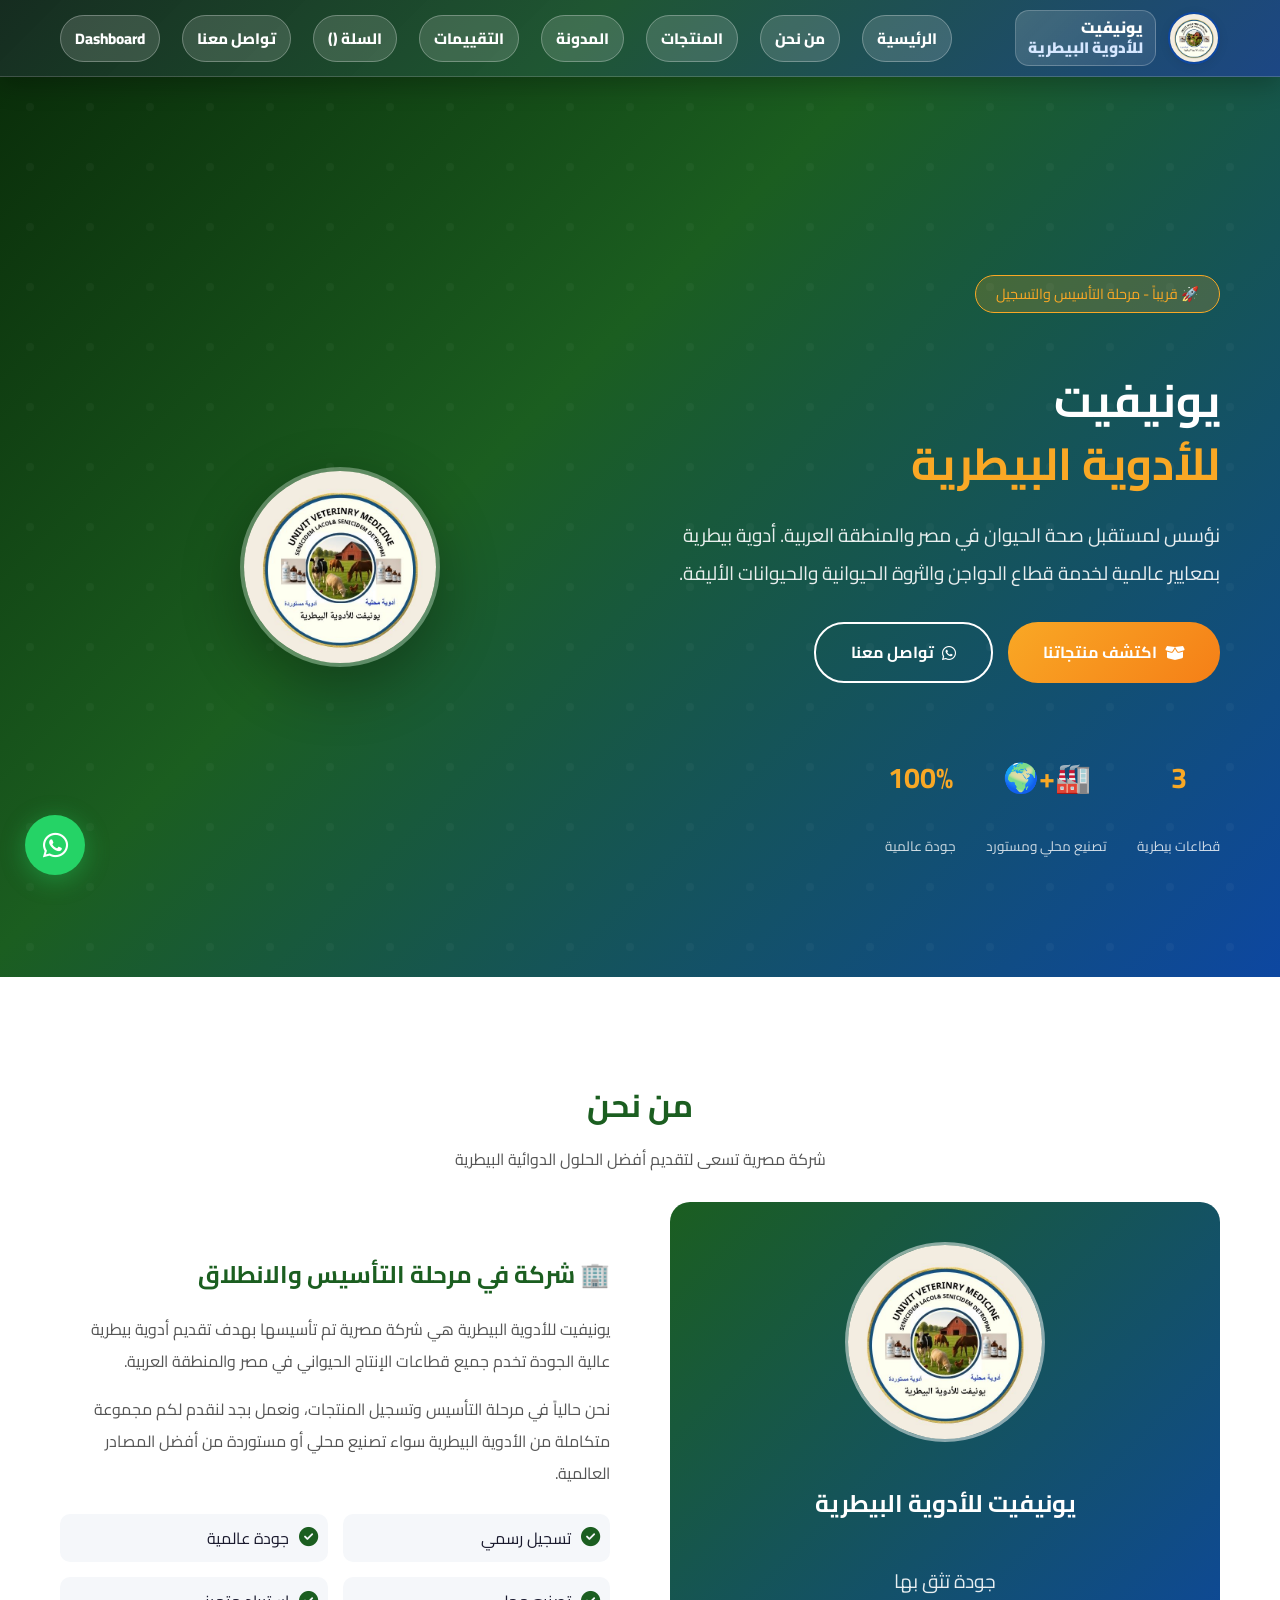
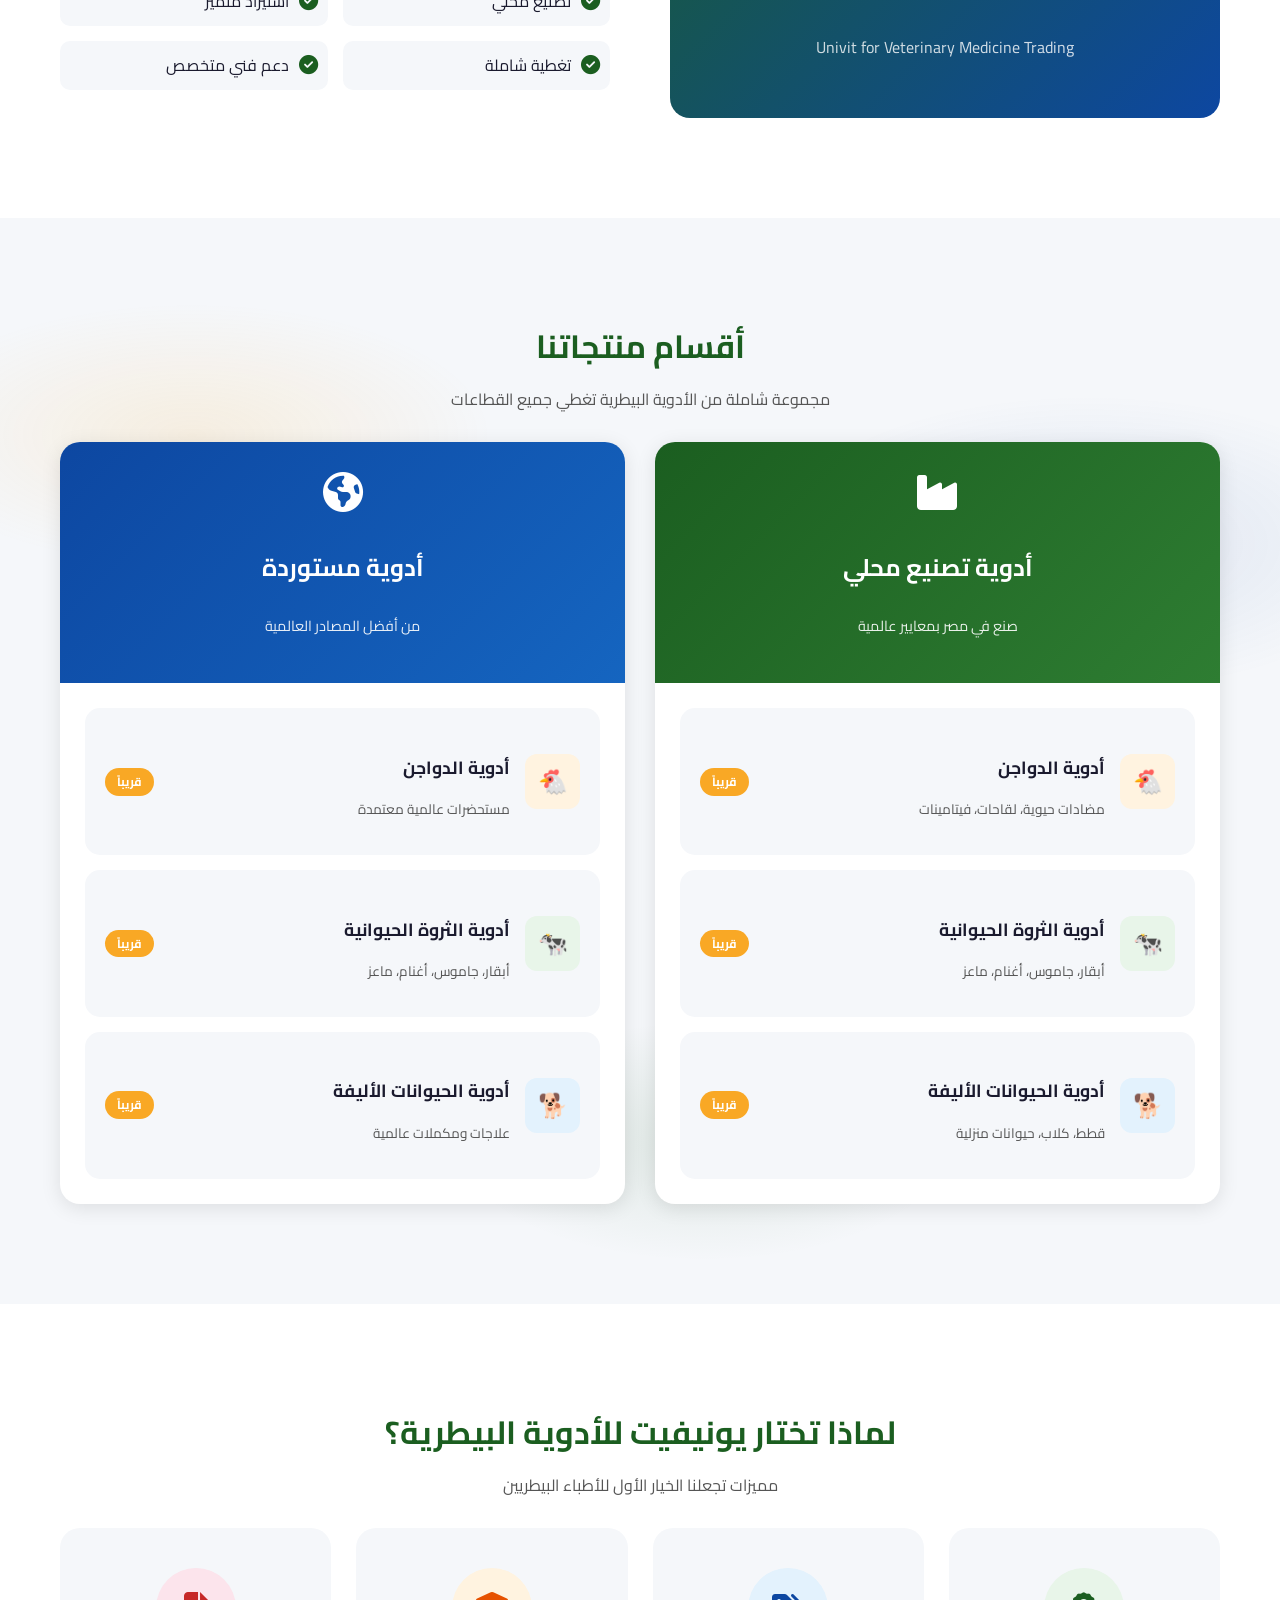
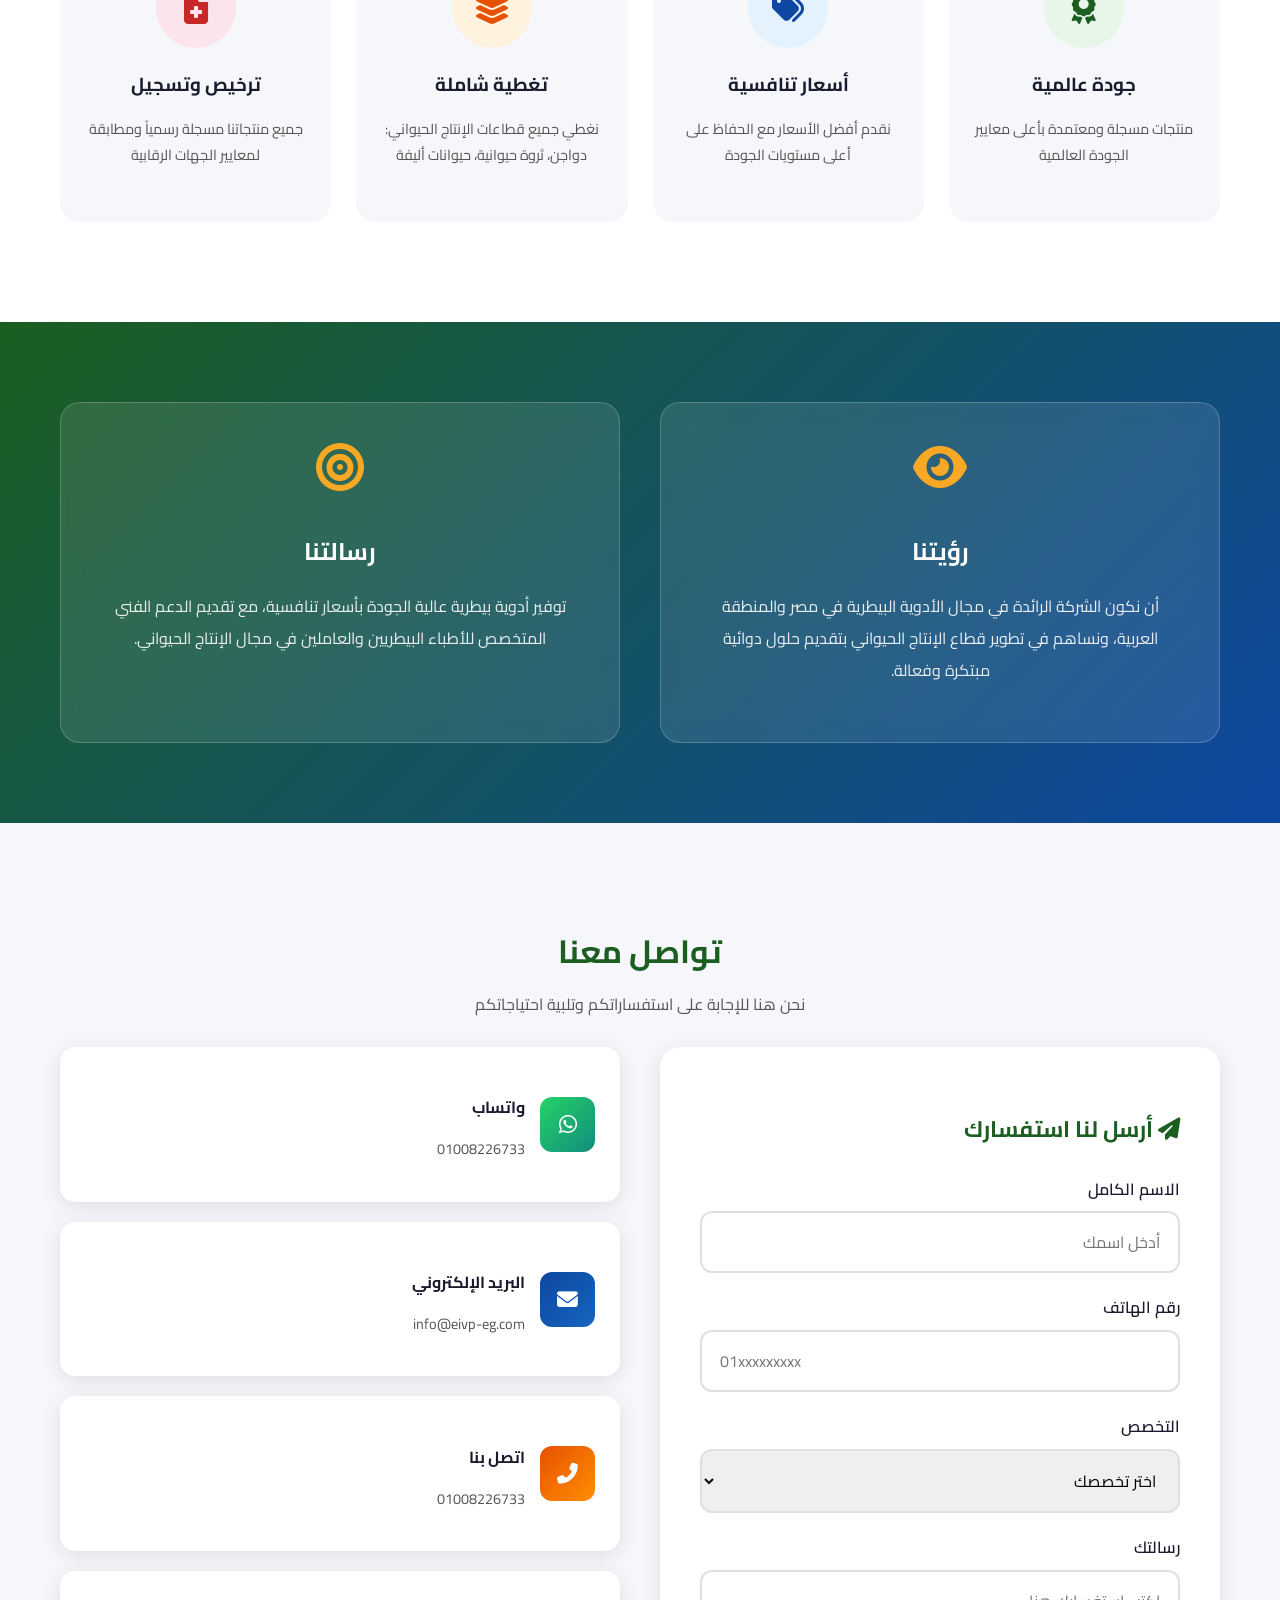
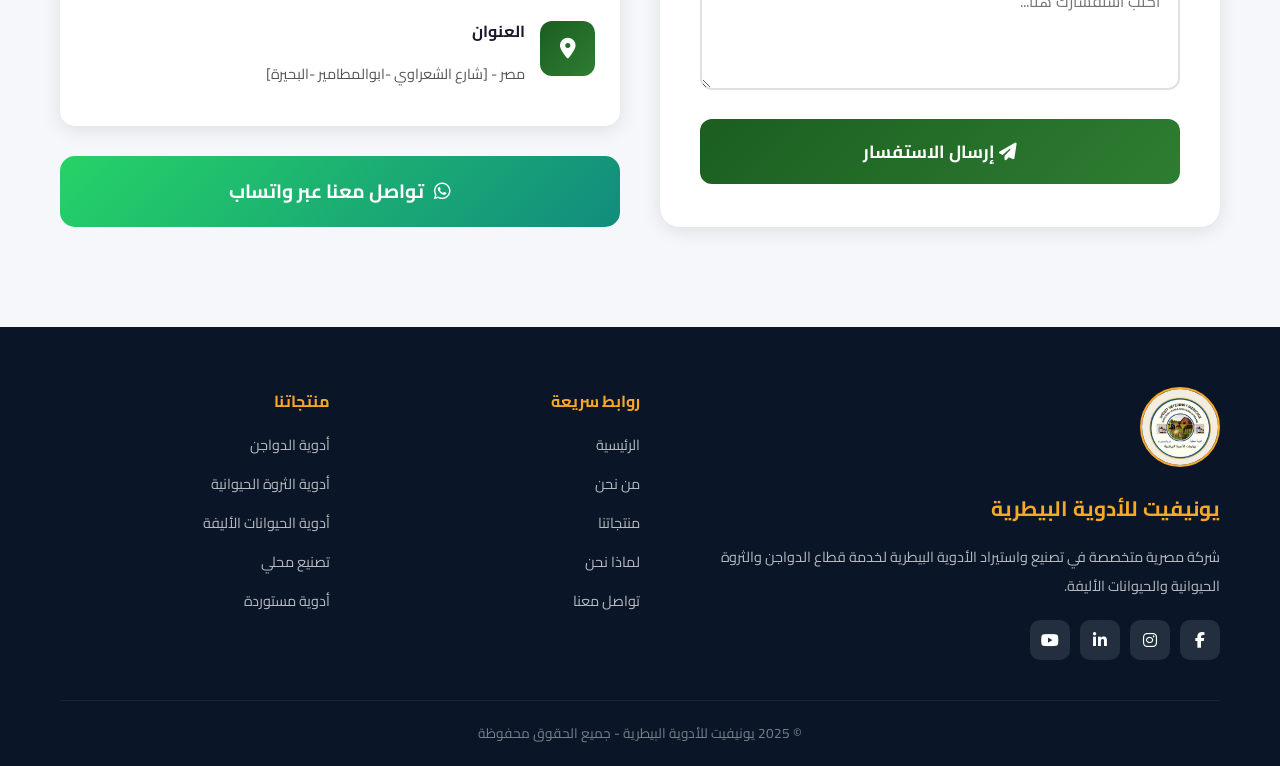
<file: index.html>
<!DOCTYPE html>
<html lang="ar" dir="rtl">
<head>
    <meta charset="UTF-8">
    <meta name="viewport" content="width=device-width, initial-scale=1.0, viewport-fit=cover">
    <title>يونيفيت | للأدوية البيطرية</title>
    <link href="https://fonts.googleapis.com/css2?family=Cairo:wght@400;600;700;900&display=swap" rel="stylesheet">
    <link rel="stylesheet" href="https://cdnjs.cloudflare.com/ajax/libs/font-awesome/6.5.0/css/all.min.css">
    <!-- ارفع مع المشروع مجلد assets/ كاملاً (site.css + site.js) حتى يعمل الموقع على GitHub Pages -->
    <link rel="stylesheet" href="assets/site.css">
    <style>
        /* ===== البانر الرئيسي ===== */
        .hero {
            min-height: 100vh;
            background: linear-gradient(135deg, #0a2e0a 0%, #1B5E20 40%, #0D47A1 100%);
            display: flex;
            align-items: center;
            position: relative;
            overflow: hidden;
            padding-top: 80px;
        }

        .hero::before {
            content: '';
            position: absolute;
            top: 0;
            left: 0;
            width: 100%;
            height: 100%;
            background: url("data:image/svg+xml,%3Csvg width='60' height='60' viewBox='0 0 60 60' xmlns='http://www.w3.org/2000/svg'%3E%3Cg fill='none' fill-rule='evenodd'%3E%3Cg fill='%23ffffff' fill-opacity='0.03'%3E%3Ccircle cx='30' cy='30' r='4'/%3E%3C/g%3E%3C/g%3E%3C/svg%3E");
        }

        .hero .container {
            display: flex;
            align-items: center;
            justify-content: space-between;
            gap: 40px;
            position: relative;
            z-index: 2;
        }

        .hero-content {
            flex: 1;
            color: white;
        }

        .hero-badge {
            display: inline-block;
            background: rgba(249, 168, 37, 0.2);
            border: 1px solid var(--gold);
            color: var(--gold);
            padding: 5px 20px;
            border-radius: 25px;
            font-size: 0.9rem;
            margin-bottom: 20px;
            animation: fadeInUp 0.8s ease;
        }

        .hero-content h1 {
            font-size: 2.8rem;
            line-height: 1.4;
            margin-bottom: 20px;
            animation: fadeInUp 1s ease;
        }

        .hero-content h1 span {
            color: var(--gold);
        }

        .hero-content p {
            font-size: 1.2rem;
            opacity: 0.9;
            margin-bottom: 30px;
            line-height: 2;
            animation: fadeInUp 1.2s ease;
        }

        .hero-buttons {
            display: flex;
            gap: 15px;
            flex-wrap: wrap;
            animation: fadeInUp 1.4s ease;
        }

        .btn {
            padding: 14px 35px;
            border-radius: 30px;
            font-family: 'Cairo', sans-serif;
            font-weight: 700;
            font-size: 1rem;
            cursor: pointer;
            transition: all 0.3s ease;
            border: none;
            display: inline-flex;
            align-items: center;
            gap: 8px;
        }

        .btn-primary {
            background: linear-gradient(135deg, var(--gold), var(--gold-dark));
            color: white;
        }

        .btn-primary:hover {
            transform: translateY(-3px);
            box-shadow: 0 10px 30px rgba(249, 168, 37, 0.4);
        }

        .btn-outline {
            background: transparent;
            color: white;
            border: 2px solid white;
        }

        .btn-outline:hover {
            background: white;
            color: var(--primary);
        }

        .hero-image {
            flex: 1;
            display: flex;
            justify-content: center;
            animation: floatAnimation 3s ease-in-out infinite;
        }

        .hero-logo-img {
            width: 200px;
            height: 200px;
            border-radius: 50%;
            object-fit: cover;
            border: 4px solid rgba(255,255,255,0.3);
            box-shadow: 0 20px 60px rgba(0,0,0,0.3);
        }

        .hero-stats {
            display: flex;
            gap: 30px;
            margin-top: 40px;
            animation: fadeInUp 1.6s ease;
        }

        .stat-item {
            text-align: center;
        }

        .stat-item h3 {
            font-size: 1.8rem;
            color: var(--gold);
        }

        .stat-item p {
            font-size: 0.85rem;
            opacity: 0.8;
            margin: 0;
        }

        /* ===== من نحن ===== */
        .about {
            padding: 100px 0;
            background: var(--white);
        }

        .about-grid {
            display: grid;
            grid-template-columns: 1fr 1fr;
            gap: 60px;
            align-items: center;
        }

        .about-image {
            background: linear-gradient(135deg, var(--primary), var(--secondary));
            border-radius: 20px;
            padding: 40px;
            color: white;
            text-align: center;
            min-height: 400px;
            display: flex;
            flex-direction: column;
            align-items: center;
            justify-content: center;
        }

        .about-logo-img {
            width: 200px;
            height: 200px;
            border-radius: 50%;
            object-fit: cover;
            border: 3px solid rgba(255,255,255,0.5);
            margin-bottom: 20px;
        }

        .about-content h3 {
            font-size: 1.5rem;
            color: var(--primary);
            margin-bottom: 15px;
        }

        .about-content p {
            color: var(--gray-text);
            margin-bottom: 15px;
            line-height: 2;
        }

        .about-features {
            display: grid;
            grid-template-columns: 1fr 1fr;
            gap: 15px;
            margin-top: 25px;
        }

        .about-feature {
            display: flex;
            align-items: center;
            gap: 10px;
            padding: 10px;
            background: var(--light-bg);
            border-radius: 10px;
        }

        .about-feature i {
            color: var(--primary);
            font-size: 1.2rem;
        }

        /* ===== الأقسام الرئيسية ===== */
        .categories {
            padding: 100px 0;
            background: var(--light-bg);
            position: relative;
            overflow: hidden;
        }

        .categories::before {
            content: '';
            position: absolute;
            inset: 0;
            pointer-events: none;
            background:
                radial-gradient(500px 220px at 15% 20%, rgba(249,168,37,0.12), transparent 60%),
                radial-gradient(520px 240px at 85% 30%, rgba(13,71,161,0.10), transparent 62%),
                radial-gradient(420px 200px at 55% 85%, rgba(27,94,32,0.10), transparent 60%);
            opacity: 1;
        }

        .categories .container {
            position: relative;
            z-index: 2;
        }

        .categories-grid {
            display: grid;
            grid-template-columns: 1fr 1fr;
            gap: 30px;
        }

        .category-main {
            background: white;
            border-radius: 20px;
            overflow: hidden;
            box-shadow: var(--shadow);
            transition: transform 0.3s ease;
        }

        .category-main:hover {
            transform: translateY(-5px);
        }

        .category-header {
            padding: 30px;
            color: white;
            text-align: center;
        }

        .category-main:first-child .category-header {
            background: linear-gradient(135deg, var(--primary), var(--primary-light));
        }

        .category-main:last-child .category-header {
            background: linear-gradient(135deg, var(--secondary), var(--secondary-light));
        }

        .category-header i {
            font-size: 2.5rem;
            margin-bottom: 10px;
        }

        .category-header h3 {
            font-size: 1.5rem;
        }

        .category-header p {
            opacity: 0.9;
            font-size: 0.9rem;
        }

        .sub-categories {
            padding: 25px;
        }

        .sub-category {
            display: flex;
            align-items: center;
            gap: 15px;
            padding: 20px;
            margin-bottom: 15px;
            background: var(--light-bg);
            border-radius: 15px;
            transition: all 0.3s ease;
            cursor: pointer;
        }

        .sub-category:hover {
            background: white;
            box-shadow: 0 5px 15px rgba(0,0,0,0.08);
            transform: translateX(-5px);
        }

        .sub-category:last-child {
            margin-bottom: 0;
        }

        .sub-category-icon {
            width: 55px;
            height: 55px;
            border-radius: 12px;
            display: flex;
            align-items: center;
            justify-content: center;
            font-size: 1.5rem;
            flex-shrink: 0;
        }

        .sub-category:nth-child(1) .sub-category-icon {
            background: #FFF3E0;
            color: #E65100;
        }

        .sub-category:nth-child(2) .sub-category-icon {
            background: #E8F5E9;
            color: #2E7D32;
        }

        .sub-category:nth-child(3) .sub-category-icon {
            background: #E3F2FD;
            color: #1565C0;
        }

        .sub-category-info h4 {
            font-size: 1.1rem;
            color: var(--dark-text);
            margin-bottom: 3px;
        }

        .sub-category-info p {
            font-size: 0.85rem;
            color: var(--gray-text);
        }

        .sub-category-badge {
            margin-right: auto;
            background: var(--gold);
            color: white;
            padding: 3px 12px;
            border-radius: 15px;
            font-size: 0.75rem;
            font-weight: 700;
        }

        /* ===== لماذا تختارنا ===== */
        .why-us {
            padding: 100px 0;
            background: white;
        }

        .why-us-grid {
            display: grid;
            grid-template-columns: repeat(4, 1fr);
            gap: 25px;
        }

        .why-card {
            text-align: center;
            padding: 40px 25px;
            border-radius: 20px;
            background: var(--light-bg);
            transition: all 0.3s ease;
        }

        .why-card:hover {
            background: white;
            box-shadow: var(--shadow);
            transform: translateY(-10px);
        }

        .why-card-icon {
            width: 80px;
            height: 80px;
            margin: 0 auto 20px;
            border-radius: 50%;
            display: flex;
            align-items: center;
            justify-content: center;
            font-size: 2rem;
        }

        .why-card:nth-child(1) .why-card-icon {
            background: #E8F5E9;
            color: var(--primary);
        }

        .why-card:nth-child(2) .why-card-icon {
            background: #E3F2FD;
            color: var(--secondary);
        }

        .why-card:nth-child(3) .why-card-icon {
            background: #FFF3E0;
            color: #E65100;
        }

        .why-card:nth-child(4) .why-card-icon {
            background: #FCE4EC;
            color: #C62828;
        }

        .why-card h3 {
            margin-bottom: 10px;
            color: var(--dark-text);
        }

        .why-card p {
            color: var(--gray-text);
            font-size: 0.9rem;
        }

        /* ===== الرؤية والرسالة ===== */
        .vision {
            padding: 80px 0;
            background: linear-gradient(135deg, var(--primary) 0%, var(--secondary) 100%);
            color: white;
        }

        .vision-grid {
            display: grid;
            grid-template-columns: 1fr 1fr;
            gap: 40px;
        }

        .vision-card {
            background: rgba(255,255,255,0.1);
            backdrop-filter: blur(10px);
            border: 1px solid rgba(255,255,255,0.2);
            border-radius: 20px;
            padding: 40px;
            text-align: center;
        }

        .vision-card i {
            font-size: 3rem;
            margin-bottom: 15px;
            color: var(--gold);
        }

        .vision-card h3 {
            font-size: 1.5rem;
            margin-bottom: 15px;
        }

        .vision-card p {
            opacity: 0.9;
            line-height: 2;
        }

        /* ===== تواصل معنا ===== */
        .contact {
            padding: 100px 0;
            background: var(--light-bg);
        }

        .contact-grid {
            display: grid;
            grid-template-columns: 1fr 1fr;
            gap: 40px;
        }

        .contact-form {
            background: white;
            padding: 40px;
            border-radius: 20px;
            box-shadow: var(--shadow);
        }

        .contact-form h3 {
            margin-bottom: 25px;
            color: var(--primary);
            font-size: 1.4rem;
        }

        .form-group {
            margin-bottom: 20px;
        }

        .form-group label {
            display: block;
            margin-bottom: 8px;
            font-weight: 600;
            color: var(--dark-text);
        }

        .form-group input,
        .form-group textarea,
        .form-group select {
            width: 100%;
            padding: 14px 18px;
            border: 2px solid #E0E0E0;
            border-radius: 12px;
            font-family: 'Cairo', sans-serif;
            font-size: 1rem;
            transition: border-color 0.3s;
            outline: none;
        }

        .form-group input:focus,
        .form-group textarea:focus,
        .form-group select:focus {
            border-color: var(--primary);
        }

        .form-group textarea {
            height: 120px;
            resize: vertical;
        }

        .btn-submit {
            width: 100%;
            padding: 16px;
            background: linear-gradient(135deg, var(--primary), var(--primary-light));
            color: white;
            border: none;
            border-radius: 12px;
            font-family: 'Cairo', sans-serif;
            font-size: 1.1rem;
            font-weight: 700;
            cursor: pointer;
            transition: all 0.3s ease;
        }

        .btn-submit:hover {
            transform: translateY(-2px);
            box-shadow: 0 10px 25px rgba(27, 94, 32, 0.3);
        }

        .contact-info {
            display: flex;
            flex-direction: column;
            gap: 20px;
        }

        .contact-card {
            background: white;
            padding: 25px;
            border-radius: 15px;
            box-shadow: var(--shadow);
            display: flex;
            align-items: center;
            gap: 15px;
            transition: transform 0.3s;
        }

        .contact-card:hover {
            transform: translateX(-5px);
        }

        .contact-card-icon {
            width: 55px;
            height: 55px;
            border-radius: 12px;
            display: flex;
            align-items: center;
            justify-content: center;
            font-size: 1.3rem;
            color: white;
            flex-shrink: 0;
        }

        .contact-card:nth-child(1) .contact-card-icon {
            background: linear-gradient(135deg, #25D366, #128C7E);
        }

        .contact-card:nth-child(2) .contact-card-icon {
            background: linear-gradient(135deg, var(--secondary), var(--secondary-light));
        }

        .contact-card:nth-child(3) .contact-card-icon {
            background: linear-gradient(135deg, #E65100, #FF8F00);
        }

        .contact-card:nth-child(4) .contact-card-icon {
            background: linear-gradient(135deg, var(--primary), var(--primary-light));
        }

        .contact-card h4 {
            color: var(--dark-text);
            margin-bottom: 3px;
        }

        .contact-card p {
            color: var(--gray-text);
            font-size: 0.9rem;
        }

        .whatsapp-big-btn {
            display: flex;
            align-items: center;
            justify-content: center;
            gap: 10px;
            background: linear-gradient(135deg, #25D366, #128C7E);
            color: white;
            padding: 18px;
            border-radius: 15px;
            font-size: 1.2rem;
            font-weight: 700;
            margin-top: 10px;
            transition: all 0.3s;
        }

        .whatsapp-big-btn:hover {
            transform: translateY(-3px);
            box-shadow: 0 10px 25px rgba(37, 211, 102, 0.3);
        }

        /* ===== الفوتر ===== */
        .footer {
            background: #0a1628;
            color: white;
            padding: 60px 0 20px;
        }

        .footer-grid {
            display: grid;
            grid-template-columns: 2fr 1fr 1fr;
            gap: 40px;
            margin-bottom: 40px;
        }

        .footer-about h3 {
            color: var(--gold);
            margin-bottom: 15px;
            font-size: 1.3rem;
        }

        .footer-about p {
            opacity: 0.7;
            line-height: 2;
            font-size: 0.9rem;
        }

        .footer-logo-img {
            width: 80px;
            height: 80px;
            border-radius: 50%;
            object-fit: cover;
            border: 2px solid var(--gold);
            margin-bottom: 15px;
        }

        .footer-links h4 {
            color: var(--gold);
            margin-bottom: 15px;
        }

        .footer-links ul {
            list-style: none;
        }

        .footer-links li {
            margin-bottom: 10px;
        }

        .footer-links a {
            opacity: 0.7;
            transition: all 0.3s;
            font-size: 0.9rem;
        }

        .footer-links a:hover {
            opacity: 1;
            color: var(--gold);
            padding-right: 5px;
        }

        .footer-social {
            display: flex;
            gap: 10px;
            margin-top: 20px;
        }

        .footer-social a {
            width: 40px;
            height: 40px;
            border-radius: 10px;
            background: rgba(255,255,255,0.1);
            display: flex;
            align-items: center;
            justify-content: center;
            transition: all 0.3s;
        }

        .footer-social a:hover {
            background: var(--gold);
            transform: translateY(-3px);
        }

        .footer-bottom {
            text-align: center;
            padding-top: 20px;
            border-top: 1px solid rgba(255,255,255,0.1);
            opacity: 0.6;
            font-size: 0.85rem;
        }

        /* ===== زر الواتساب العائم ===== */
        .whatsapp-float {
            position: fixed;
            bottom: 25px;
            left: 25px;
            width: 60px;
            height: 60px;
            background: #25D366;
            border-radius: 50%;
            display: flex;
            align-items: center;
            justify-content: center;
            color: white;
            font-size: 1.8rem;
            box-shadow: 0 5px 25px rgba(37, 211, 102, 0.4);
            z-index: 999;
            animation: pulse 2s infinite;
            transition: transform 0.3s;
        }

        .whatsapp-float:hover {
            transform: scale(1.1);
        }

        /* ===== فافيكون ===== */
        /* ===== الأنيميشن ===== */
        @keyframes fadeInUp {
            from {
                opacity: 0;
                transform: translateY(30px);
            }
            to {
                opacity: 1;
                transform: translateY(0);
            }
        }

        @keyframes floatAnimation {
            0%, 100% { transform: translateY(0); }
            50% { transform: translateY(-20px); }
        }

        @keyframes pulse {
            0% { box-shadow: 0 0 0 0 rgba(37, 211, 102, 0.4); }
            70% { box-shadow: 0 0 0 15px rgba(37, 211, 102, 0); }
            100% { box-shadow: 0 0 0 0 rgba(37, 211, 102, 0); }
        }

        /* ===== Scroll Animation ===== */
        .animate-on-scroll {
            opacity: 0;
            transform: translateY(40px);
            transition: all 0.8s ease;
        }

        .animate-on-scroll.visible {
            opacity: 1;
            transform: translateY(0);
        }

        /* ===== الموبايل — النسخة المدمجة تظهر فقط تحت 768px ===== */
        @media (max-width: 768px) {
            .hero .container { flex-direction: column; gap: 30px; }
            .hero-content h1 { font-size: 2.2rem; }
            .hero-logo-img { width: 220px; height: 220px; }
            .about-grid, .categories-grid, .vision-grid, .contact-grid { grid-template-columns: 1fr; }
            .why-us-grid { grid-template-columns: 1fr; gap: 16px; }
            .hero { padding-top: 70px; min-height: auto; padding-bottom: 50px; }
            .hero-content h1 { font-size: 1.75rem; }
            .hero-content p { font-size: 1rem; }
            .hero-buttons { flex-direction: column; }
            .hero-buttons .btn { width: 100%; justify-content: center; }
            .hero-stats { flex-wrap: wrap; gap: 20px; justify-content: center; margin-top: 28px; }
            .hero-stats .stat-item h3 { font-size: 1.5rem; }
            .hero-logo-img { width: 180px; height: 180px; }
            .about, .categories, .why-us, .vision, .contact { padding: 60px 0; }
            .about-image { min-height: 320px; padding: 30px; }
            .about-logo-img { width: 140px; height: 140px; }
            .about-features { grid-template-columns: 1fr; }
            .why-us-grid { grid-template-columns: 1fr; }
            .why-card { padding: 28px 20px; }
            .section-title h2 { font-size: 1.6rem; }
            .contact-form { padding: 28px 20px; }
            .footer-grid { grid-template-columns: 1fr; gap: 28px; }
            .whatsapp-float { bottom: max(18px, env(safe-area-inset-bottom)); left: max(18px, env(safe-area-inset-left)); }
        }
        @media (max-width: 480px) {
            .hero-content h1 { font-size: 1.5rem; }
            .hero-stats { gap: 16px; }
            .category-header { padding: 24px 20px; }
            .category-header i { font-size: 2rem; }
            .sub-category { padding: 16px; flex-wrap: wrap; }
            .form-group input, .form-group textarea, .form-group select { padding: 12px 14px; font-size: 16px; }
        }
    </style>
    <!-- فافيكون اللوجو في تاب المتصفح -->
    <link rel="icon" type="image/png" href="logo.png">
</head>
<body>

    <!-- ===== النافبار ===== -->
    <nav class="navbar">
        <div class="container">
            <a href="index.html" class="logo">
                <img src="logo.png" alt="لوجو يونيفيت " class="logo-img">
                <div class="logo-text">
                    <h1>يونيفيت </h1>
                    <span>للأدوية البيطرية</span>
                </div>
            </a>
            <ul class="nav-links" id="navLinks">
                <li><a href="#home">الرئيسية</a></li>
                <li><a href="#about">من نحن</a></li>
                <li><a href="products.html">المنتجات</a></li>
                <li><a href="blog.html">المدونة</a></li>
                <li><a href="reviews.html">التقييمات</a></li>
                <li><a href="checkout.html" class="nav-cta">السلة (<span data-cart-count style="display:none"></span>)</a></li>
                <li><a href="contact.html">تواصل معنا</a></li>
                <li><a href="dashboard.html">Dashboard</a></li>
            </ul>
            <div class="hamburger" onclick="toggleMenu()">
                <i class="fas fa-bars"></i>
            </div>
        </div>
    </nav>

    <!-- ===== البانر الرئيسي ===== -->
    <section class="hero" id="home">
        <div class="container">
            <div class="hero-content">
                <div class="hero-badge">
                    🚀 قريباً - مرحلة التأسيس والتسجيل
                </div>
                <h1>
                    يونيفيت <br>
                    <span>للأدوية البيطرية</span>
                </h1>
                <p>
                    نؤسس لمستقبل صحة الحيوان في مصر والمنطقة العربية.
                    أدوية بيطرية بمعايير عالمية لخدمة قطاع الدواجن والثروة الحيوانية والحيوانات الأليفة.
                </p>
                <div class="hero-buttons">
                    <a href="#products" class="btn btn-primary">
                        <i class="fas fa-box-open"></i>
                        اكتشف منتجاتنا
                    </a>
                    <a href="#contact" class="btn btn-outline">
                        <i class="fab fa-whatsapp"></i>
                        تواصل معنا
                    </a>
                </div>
                <div class="hero-stats">
                    <div class="stat-item">
                        <h3>3</h3>
                        <p>قطاعات بيطرية</p>
                    </div>
                    <div class="stat-item">
                        <h3>🏭+🌍</h3>
                        <p>تصنيع محلي ومستورد</p>
                    </div>
                    <div class="stat-item">
                        <h3>100%</h3>
                        <p>جودة عالمية</p>
                    </div>
                </div>
            </div>
            <div class="hero-image">
                    <img src="logo.png" alt="لوجو يونيفيت للأدوية البيطرية" class="hero-logo-img">
            </div>
        </div>
    </section>

    <!-- ===== من نحن ===== -->
    <section class="about" id="about">
        <div class="container">
            <div class="section-title animate-on-scroll">
                <h2>من نحن</h2>
                <p>شركة مصرية تسعى لتقديم أفضل الحلول الدوائية البيطرية</p>
            </div>
            <div class="about-grid">
                <div class="about-image animate-on-scroll">
                    <!-- ✅ اللوجو في قسم من نحن -->
                    <img src="logo.png" alt="لوجو يونيفيت للأدوية البيطرية" class="about-logo-img">
                    <h2>يونيفيت للأدوية البيطرية</h2>
                    <p style="font-size: 1.2rem; opacity: 0.9;">جودة تثق بها</p>
                    <p style="margin-top: 15px; opacity: 0.8;">Univit for Veterinary Medicine Trading</p>
                </div>
                <div class="about-content animate-on-scroll">
                    <h3>🏢 شركة في مرحلة التأسيس والانطلاق</h3>
                    <p>
                        يونيفيت للأدوية البيطرية هي شركة مصرية تم تأسيسها بهدف تقديم
                        أدوية بيطرية عالية الجودة تخدم جميع قطاعات الإنتاج الحيواني في مصر والمنطقة العربية.
                    </p>
                    <p>
                        نحن حالياً في مرحلة التأسيس وتسجيل المنتجات، ونعمل بجد لنقدم لكم
                        مجموعة متكاملة من الأدوية البيطرية سواء تصنيع محلي أو مستوردة من أفضل المصادر العالمية.
                    </p>
                    <div class="about-features">
                        <div class="about-feature">
                            <i class="fas fa-check-circle"></i>
                            <span>تسجيل رسمي</span>
                        </div>
                        <div class="about-feature">
                            <i class="fas fa-check-circle"></i>
                            <span>جودة عالمية</span>
                        </div>
                        <div class="about-feature">
                            <i class="fas fa-check-circle"></i>
                            <span>تصنيع محلي</span>
                        </div>
                        <div class="about-feature">
                            <i class="fas fa-check-circle"></i>
                            <span>استيراد متميز</span>
                        </div>
                        <div class="about-feature">
                            <i class="fas fa-check-circle"></i>
                            <span>تغطية شاملة</span>
                        </div>
                        <div class="about-feature">
                            <i class="fas fa-check-circle"></i>
                            <span>دعم فني متخصص</span>
                        </div>
                    </div>
                </div>
            </div>
        </div>
    </section>

    <!-- ===== أقسام المنتجات ===== -->
    <section class="categories" id="products">
        <div class="container">
            <div class="section-title animate-on-scroll">
                <h2>أقسام منتجاتنا</h2>
                <p>مجموعة شاملة من الأدوية البيطرية تغطي جميع القطاعات</p>
            </div>
            <div class="categories-grid">
                <!-- تصنيع محلي -->
                <div class="category-main animate-on-scroll">
                    <div class="category-header">
                        <i class="fas fa-industry"></i>
                        <h3>أدوية تصنيع محلي</h3>
                        <p>صنع في مصر بمعايير عالمية</p>
                    </div>
                    <div class="sub-categories">
                        <a href="أدوية الدواجن محلي.html" class="sub-category">
                            <div class="sub-category-icon">🐔</div>
                            <div class="sub-category-info">
                                <h4>أدوية الدواجن</h4>
                                <p>مضادات حيوية، لقاحات، فيتامينات</p>
                            </div>
<span class="sub-category-badge">قريباً</span>
</a>
                        <a href="أدوية الثروة الحيوانية محلي.html" class="sub-category">
                            <div class="sub-category-icon">🐄</div>
                            <div class="sub-category-info">
                                <h4>أدوية الثروة الحيوانية</h4>
                                <p>أبقار، جاموس، أغنام، ماعز</p>
                            </div>
<span class="sub-category-badge">قريباً</span>
</a>
                        <a href="أدوية الحيوانات الأليفة محلي.html" class="sub-category">
                            <div class="sub-category-icon">🐕</div>
                            <div class="sub-category-info">
                                <h4>أدوية الحيوانات الأليفة</h4>
                                <p>قطط، كلاب، حيوانات منزلية</p>
                            </div>
<span class="sub-category-badge">قريباً</span>
</a>
                    </div>
                </div>

                <!-- مستورد -->
                <div class="category-main animate-on-scroll">
                    <div class="category-header">
                        <i class="fas fa-globe-americas"></i>
                        <h3>أدوية مستوردة</h3>
                        <p>من أفضل المصادر العالمية</p>
                    </div>
                    <div class="sub-categories">
                        <a href="أدوية الدواجن مستورد.html" class="sub-category">
                            <div class="sub-category-icon">🐔</div>
                            <div class="sub-category-info">
                                <h4>أدوية الدواجن</h4>
                                <p>مستحضرات عالمية معتمدة</p>
                            </div>
<span class="sub-category-badge">قريباً</span>
</a>
                        <a href="أدوية الثروة الحيوانية مستورد.html" class="sub-category">
                            <div class="sub-category-icon">🐄</div>
                            <div class="sub-category-info">
                                <h4>أدوية الثروة الحيوانية</h4>
                                <p>أبقار، جاموس، أغنام، ماعز</p>
                            </div>
<span class="sub-category-badge">قريباً</span>
</a>
                        <a href="أدوية الحيوانات الأليفة مستورد.html" class="sub-category">
                            <div class="sub-category-icon">🐕</div>
                            <div class="sub-category-info">
                                <h4>أدوية الحيوانات الأليفة</h4>
                                <p>علاجات ومكملات عالمية</p>
                            </div>
<span class="sub-category-badge">قريباً</span>
</a>
                    </div>
                </div>
            </div>
        </div>
    </section>

    <!-- ===== لماذا تختارنا ===== -->
    <section class="why-us" id="why-us">
        <div class="container">
            <div class="section-title animate-on-scroll">
                <h2>لماذا تختار يونيفيت للأدوية البيطرية؟</h2>
                <p>مميزات تجعلنا الخيار الأول للأطباء البيطريين</p>
            </div>
            <div class="why-us-grid">
                <div class="why-card animate-on-scroll">
                    <div class="why-card-icon">
                        <i class="fas fa-award"></i>
                    </div>
                    <h3>جودة عالمية</h3>
                    <p>منتجات مسجلة ومعتمدة بأعلى معايير الجودة العالمية</p>
                </div>
                <div class="why-card animate-on-scroll">
                    <div class="why-card-icon">
                        <i class="fas fa-tags"></i>
                    </div>
                    <h3>أسعار تنافسية</h3>
                    <p>نقدم أفضل الأسعار مع الحفاظ على أعلى مستويات الجودة</p>
                </div>
                <div class="why-card animate-on-scroll">
                    <div class="why-card-icon">
                        <i class="fas fa-layer-group"></i>
                    </div>
                    <h3>تغطية شاملة</h3>
                    <p>نغطي جميع قطاعات الإنتاج الحيواني: دواجن، ثروة حيوانية، حيوانات أليفة</p>
                </div>
                <div class="why-card animate-on-scroll">
                    <div class="why-card-icon">
                        <i class="fas fa-file-medical"></i>
                    </div>
                    <h3>ترخيص وتسجيل</h3>
                    <p>جميع منتجاتنا مسجلة رسمياً ومطابقة لمعايير الجهات الرقابية</p>
                </div>
            </div>
        </div>
    </section>

    <!-- ===== الرؤية والرسالة ===== -->
    <section class="vision">
        <div class="container">
            <div class="vision-grid">
                <div class="vision-card animate-on-scroll">
                    <i class="fas fa-eye"></i>
                    <h3>رؤيتنا</h3>
                    <p>
                        أن نكون الشركة الرائدة في مجال الأدوية البيطرية في مصر والمنطقة العربية،
                        ونساهم في تطوير قطاع الإنتاج الحيواني بتقديم حلول دوائية مبتكرة وفعالة.
                    </p>
                </div>
                <div class="vision-card animate-on-scroll">
                    <i class="fas fa-bullseye"></i>
                    <h3>رسالتنا</h3>
                    <p>
                        توفير أدوية بيطرية عالية الجودة بأسعار تنافسية، مع تقديم الدعم الفني
                        المتخصص للأطباء البيطريين والعاملين في مجال الإنتاج الحيواني.
                    </p>
                </div>
            </div>
        </div>
    </section>

    <!-- ===== تواصل معنا ===== -->
    <section class="contact" id="contact">
        <div class="container">
            <div class="section-title animate-on-scroll">
                <h2>تواصل معنا</h2>
                <p>نحن هنا للإجابة على استفساراتكم وتلبية احتياجاتكم</p>
            </div>
            <div class="contact-grid">
                <div class="contact-form animate-on-scroll">
                    <h3><i class="fas fa-paper-plane"></i> أرسل لنا استفسارك</h3>
                    <form id="contactForm" onsubmit="handleSubmit(event)">
                        <div class="form-group">
                            <label>الاسم الكامل</label>
                            <input type="text" placeholder="أدخل اسمك" required>
                        </div>
                        <div class="form-group">
                            <label>رقم الهاتف</label>
                            <input type="tel" placeholder="01xxxxxxxxx" required>
                        </div>
                        <div class="form-group">
                            <label>التخصص</label>
                            <select required>
                                <option value="">اختر تخصصك</option>
                                <option>طبيب بيطري</option>
                                <option>مربي دواجن</option>
                                <option>مربي ماشية</option>
                                <option>صاحب حيوانات أليفة</option>
                                <option>صيدلية بيطرية</option>
                                <option>موزع أدوية</option>
                                <option>أخرى</option>
                            </select>
                        </div>
                        <div class="form-group">
                            <label>رسالتك</label>
                            <textarea placeholder="اكتب استفسارك هنا..." required></textarea>
                        </div>
                        <button type="submit" class="btn-submit">
                            <i class="fas fa-paper-plane"></i>
                            إرسال الاستفسار
                        </button>
                    </form>
                </div>
                <div class="contact-info animate-on-scroll">
                    <div class="contact-card">
                        <div class="contact-card-icon">
                            <i class="fab fa-whatsapp"></i>
                        </div>
                        <div>
                            <h4>واتساب</h4>
                            <p>01008226733</p>
                        </div>
                    </div>
                    <div class="contact-card">
                        <div class="contact-card-icon">
                            <i class="fas fa-envelope"></i>
                        </div>
                        <div>
                            <h4>البريد الإلكتروني</h4>
                            <p>info@eivp-eg.com</p>
                        </div>
                    </div>
                    <div class="contact-card">
                        <div class="contact-card-icon">
                            <i class="fas fa-phone-alt"></i>
                        </div>
                        <div>
                            <h4>اتصل بنا</h4>
                            <p>01008226733</p>
                        </div>
                    </div>
                    <div class="contact-card">
                        <div class="contact-card-icon">
                            <i class="fas fa-map-marker-alt"></i>
                        </div>
                        <div>
                            <h4>العنوان</h4>
                            <p>مصر - [شارع الشعراوي -ابوالمطامير -البحيرة]</p>
                        </div>
                    </div>
                    <a href="https://wa.me/201008226733" target="_blank" class="whatsapp-big-btn">
                        <i class="fab fa-whatsapp"></i>
                        تواصل معنا عبر واتساب
                    </a>
                </div>
            </div>
        </div>
    </section>

    <!-- ===== الفوتر ===== -->
    <footer class="footer">
        <div class="container">
            <div class="footer-grid">
                <div class="footer-about">
                    <!-- ✅ اللوجو في الفوتر -->
                    <img src="logo.png" alt="لوجو" class="footer-logo-img">
                    <h3>يونيفيت للأدوية البيطرية</h3>
                    <p>
                        شركة مصرية متخصصة في تصنيع واستيراد الأدوية البيطرية
                        لخدمة قطاع الدواجن والثروة الحيوانية والحيوانات الأليفة.
                    </p>
                    <div class="footer-social">
                        <a href="#"><i class="fab fa-facebook-f"></i></a>
                        <a href="#"><i class="fab fa-instagram"></i></a>
                        <a href="#"><i class="fab fa-linkedin-in"></i></a>
                        <a href="#"><i class="fab fa-youtube"></i></a>
                    </div>
                </div>
                <div class="footer-links">
                    <h4>روابط سريعة</h4>
                    <ul>
                        <li><a href="#home">الرئيسية</a></li>
                        <li><a href="#about">من نحن</a></li>
                        <li><a href="#products">منتجاتنا</a></li>
                        <li><a href="#why-us">لماذا نحن</a></li>
                        <li><a href="#contact">تواصل معنا</a></li>
                    </ul>
                </div>
                <div class="footer-links">
                    <h4>منتجاتنا</h4>
                    <ul>
                        <li><a href="#">أدوية الدواجن</a></li>
                        <li><a href="#">أدوية الثروة الحيوانية</a></li>
                        <li><a href="#">أدوية الحيوانات الأليفة</a></li>
                        <li><a href="#">تصنيع محلي</a></li>
                        <li><a href="#">أدوية مستوردة</a></li>
                    </ul>
                </div>
            </div>
            <div class="footer-bottom">
                <p>© 2025 يونيفيت للأدوية البيطرية - جميع الحقوق محفوظة</p>
            </div>
        </div>
    </footer>

    <!-- ===== زر الواتساب العائم ===== -->
    <a href="https://wa.me/201008226733" target="_blank" class="whatsapp-float">
        <i class="fab fa-whatsapp"></i>
    </a>

    <script src="assets/site.js"></script>
    <script>
        // أنيميشن عند التمرير
        const observerOptions = {
            threshold: 0.1,
            rootMargin: '0px 0px -50px 0px'
        };

        const observer = new IntersectionObserver((entries) => {
            entries.forEach(entry => {
                if (entry.isIntersecting) {
                    entry.target.classList.add('visible');
                }
            });
        }, observerOptions);

        document.querySelectorAll('.animate-on-scroll').forEach(el => {
            observer.observe(el);
        });

        // إرسال النموذج (نموذج ثابت)
        function handleSubmit(e) {
            e.preventDefault();
            alert('✅ تم إرسال استفسارك بنجاح!\nسنتواصل معك في أقرب وقت.');
            e.target.reset();
        }
    </script>

</body>
</html>
</file>
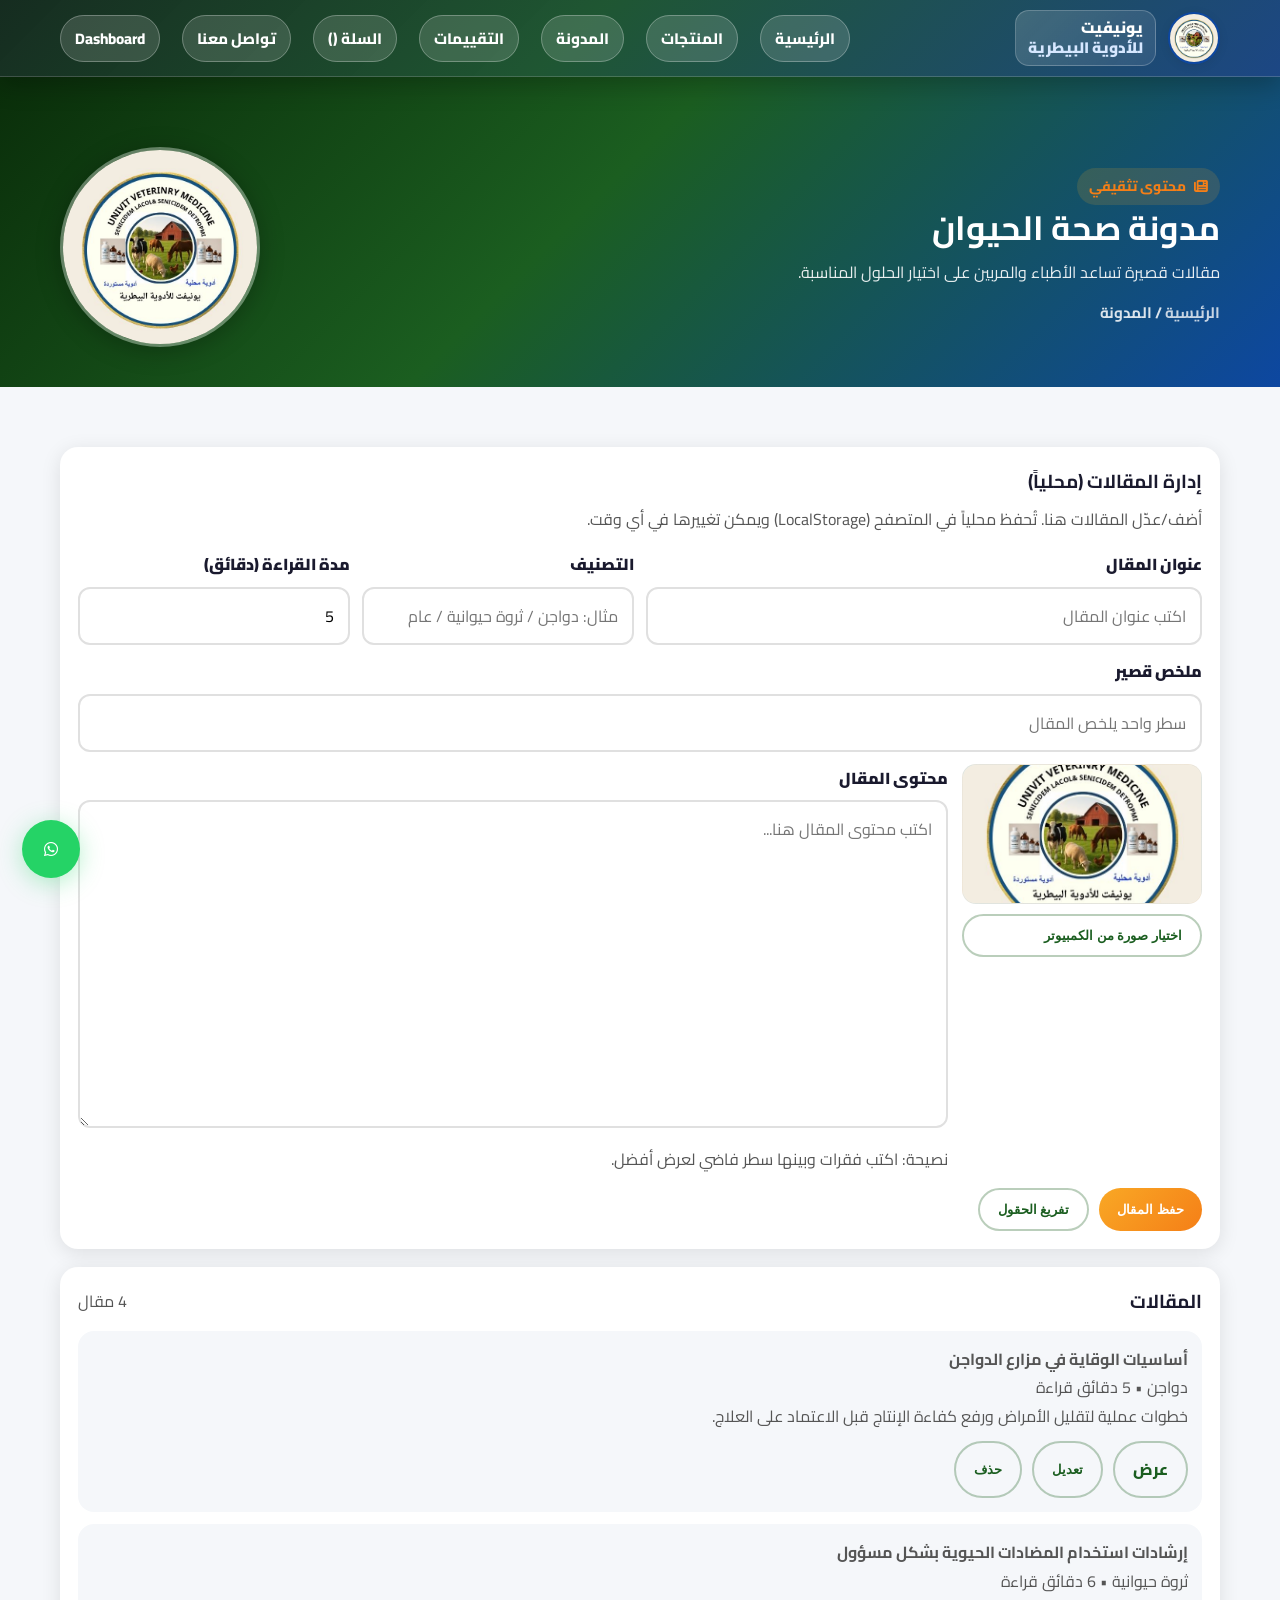
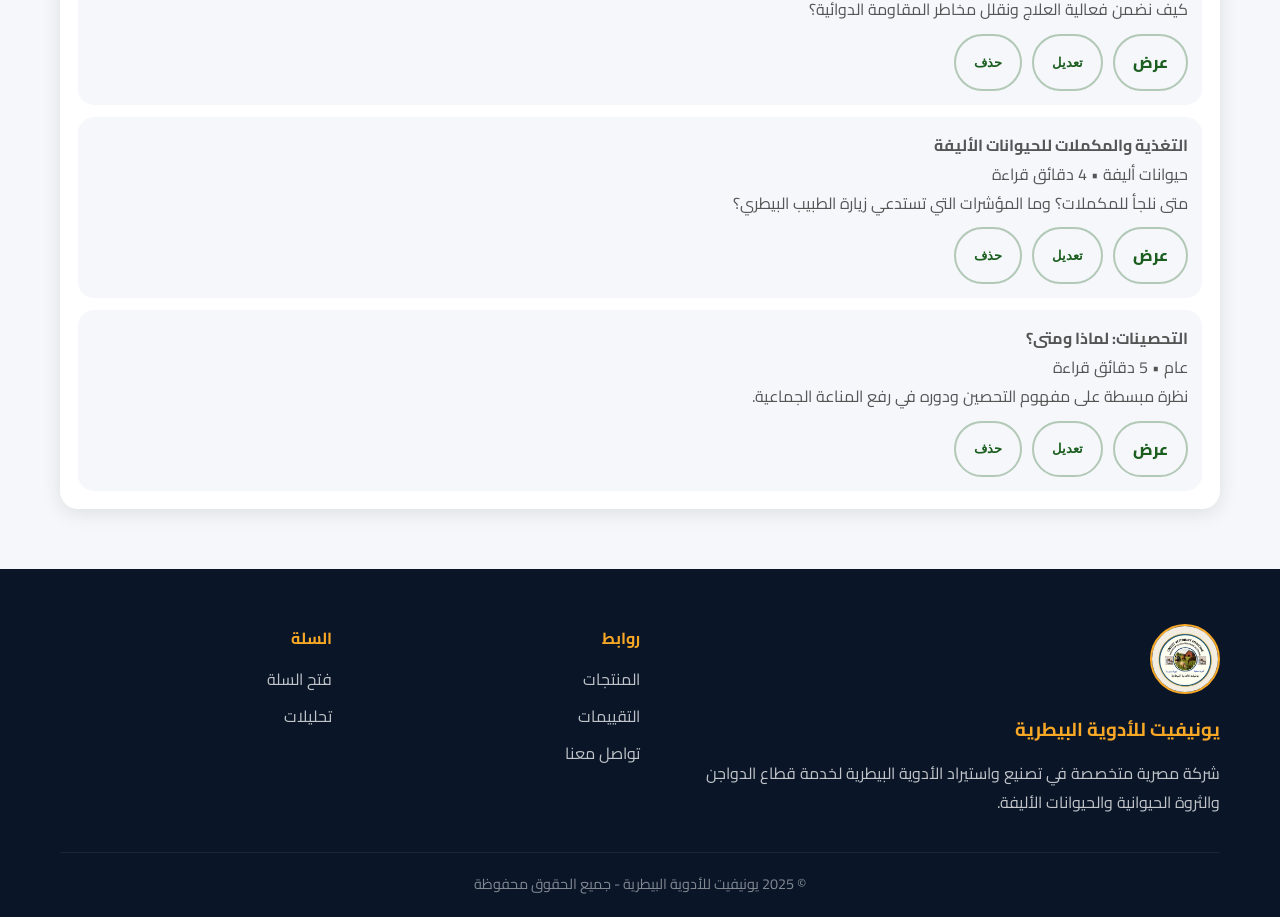
<file: blog.html>
<!doctype html>
<html lang="ar" dir="rtl">
  <head>
    <meta charset="UTF-8" />
    <meta name="viewport" content="width=device-width, initial-scale=1.0, viewport-fit=cover" />
    <title>المدونة | يونيفيت للأدوية البيطرية</title>
    <link href="https://fonts.googleapis.com/css2?family=Cairo:wght@400;600;700;900&display=swap" rel="stylesheet" />
    <link rel="stylesheet" href="https://cdnjs.cloudflare.com/ajax/libs/font-awesome/6.5.0/css/all.min.css" />
    <link rel="icon" type="image/png" href="logo.png" />
    <link rel="stylesheet" href="assets/site.css" />
  </head>
  <body>
    <nav class="navbar">
      <div class="container">
        <a href="index.html" class="logo">
          <img src="logo.png" alt="لوجو يونيفيت للأدوية البيطرية" class="logo-img" />
          <div class="logo-text">
            <h1>يونيفيت </h1>
            <span>للأدوية البيطرية</span>
          </div>
        </a>
        <ul class="nav-links" id="navLinks">
          <li><a href="index.html">الرئيسية</a></li>
          <li><a href="products.html">المنتجات</a></li>
          <li><a href="blog.html">المدونة</a></li>
          <li><a href="reviews.html">التقييمات</a></li>
          <li><a href="checkout.html" class="nav-cta">السلة (<span data-cart-count style="display:none"></span>)</a></li>
          <li><a href="contact.html">تواصل معنا</a></li>
          <li><a href="dashboard.html">Dashboard</a></li>
        </ul>
        <div class="hamburger" onclick="toggleMenu()"><i class="fas fa-bars"></i></div>
      </div>
    </nav>

    <header class="page-hero">
      <div class="container"><div class="page-hero-brand"><div class="page-hero-brand-content"><div class="pill"><i class="fa-solid fa-newspaper"></i> محتوى تثقيفي</div>
        <h1>مدونة صحة الحيوان</h1>
        <p>مقالات قصيرة تساعد الأطباء والمربين على اختيار الحلول المناسبة.</p>
        <div class="breadcrumbs">
          <a href="index.html">الرئيسية</a> / <span>المدونة</span>
        </div></div><img src="logo.png" alt="يونيفيت" class="page-hero-logo" /></div></div></header>

    <main class="section">
      <div class="container">
        <div id="blogApp" class="grid">
          <section class="card" style="grid-column: span 12;">
            <h3 style="margin-top:0">إدارة المقالات (محلياً)</h3>
            <p class="muted" style="margin-top:6px">
              أضف/عدّل المقالات هنا. تُحفظ محلياً في المتصفح (LocalStorage) ويمكن تغييرها في أي وقت.
            </p>

            <form id="blogEditor" class="blog-editor" autocomplete="off">
              <input type="hidden" id="postId" />

              <div class="blog-editor-grid">
                <div>
                  <label>عنوان المقال</label>
                  <input id="postTitleInput" required placeholder="اكتب عنوان المقال" />
                </div>
                <div>
                  <label>التصنيف</label>
                  <input id="postCategoryInput" placeholder="مثال: دواجن / ثروة حيوانية / عام" />
                </div>
                <div>
                  <label>مدة القراءة (دقائق)</label>
                  <input id="postMinutesInput" type="number" min="1" step="1" value="5" />
                </div>
                <div>
                  <label>ملخص قصير</label>
                  <input id="postExcerptInput" placeholder="سطر واحد يلخص المقال" />
                </div>
              </div>

              <div class="blog-cover">
                <div class="blog-cover-preview-wrap">
                  <img id="postCoverPreview" class="blog-cover-preview" src="logo.png" alt="صورة المقال" />
                  <button id="postCoverPick" type="button" class="btn btn-outline">اختيار صورة من الكمبيوتر</button>
                  <input id="postCoverFile" type="file" accept="image/*" style="display:none" />
                </div>
                <div style="flex:1">
                  <label>محتوى المقال</label>
                  <textarea id="postBodyInput" rows="10" placeholder="اكتب محتوى المقال هنا..."></textarea>
                  <p class="muted" style="margin:8px 0 0">نصيحة: اكتب فقرات وبينها سطر فاضي لعرض أفضل.</p>
                </div>
              </div>

              <div class="blog-editor-actions">
                <button class="btn btn-primary" type="submit">حفظ المقال</button>
                <button class="btn btn-outline" id="postReset" type="button">تفريغ الحقول</button>
              </div>
            </form>
          </section>

          <section class="card" style="grid-column: span 12;">
            <div style="display:flex;justify-content:space-between;gap:10px;align-items:center;flex-wrap:wrap">
              <h3 style="margin:0">المقالات</h3>
              <div class="muted" id="postsCount">—</div>
            </div>
            <div id="postsList" class="blog-list muted" style="margin-top:12px">—</div>
          </section>
        </div>
      </div>
    </main>

    <footer class="footer">
      <div class="container">
        <div class="footer-grid">
          <div class="footer-about">
            <img src="logo.png" alt="لوجو" class="footer-logo-img" />
            <h3>يونيفيت للأدوية البيطرية</h3>
            <p>شركة مصرية متخصصة في تصنيع واستيراد الأدوية البيطرية لخدمة قطاع الدواجن والثروة الحيوانية والحيوانات الأليفة.</p>
          </div>
          <div class="footer-links">
            <h4>روابط</h4>
            <ul>
              <li><a href="products.html">المنتجات</a></li>
              <li><a href="reviews.html">التقييمات</a></li>
              <li><a href="contact.html">تواصل معنا</a></li>
            </ul>
          </div>
          <div class="footer-links">
            <h4>السلة</h4>
            <ul>
              <li><a href="checkout.html">فتح السلة</a></li>
              <li><a href="dashboard.html">تحليلات</a></li>
            </ul>
          </div>
        </div>
        <div class="footer-bottom">
          <p>© 2025 يونيفيت للأدوية البيطرية - جميع الحقوق محفوظة</p>
        </div>
      </div>
    </footer>

    <a href="https://wa.me/201008226733" target="_blank" class="whatsapp-float" aria-label="WhatsApp">
      <i class="fab fa-whatsapp"></i>
    </a>

    <script src="assets/site.js"></script>
  </body>
</html>
</file>
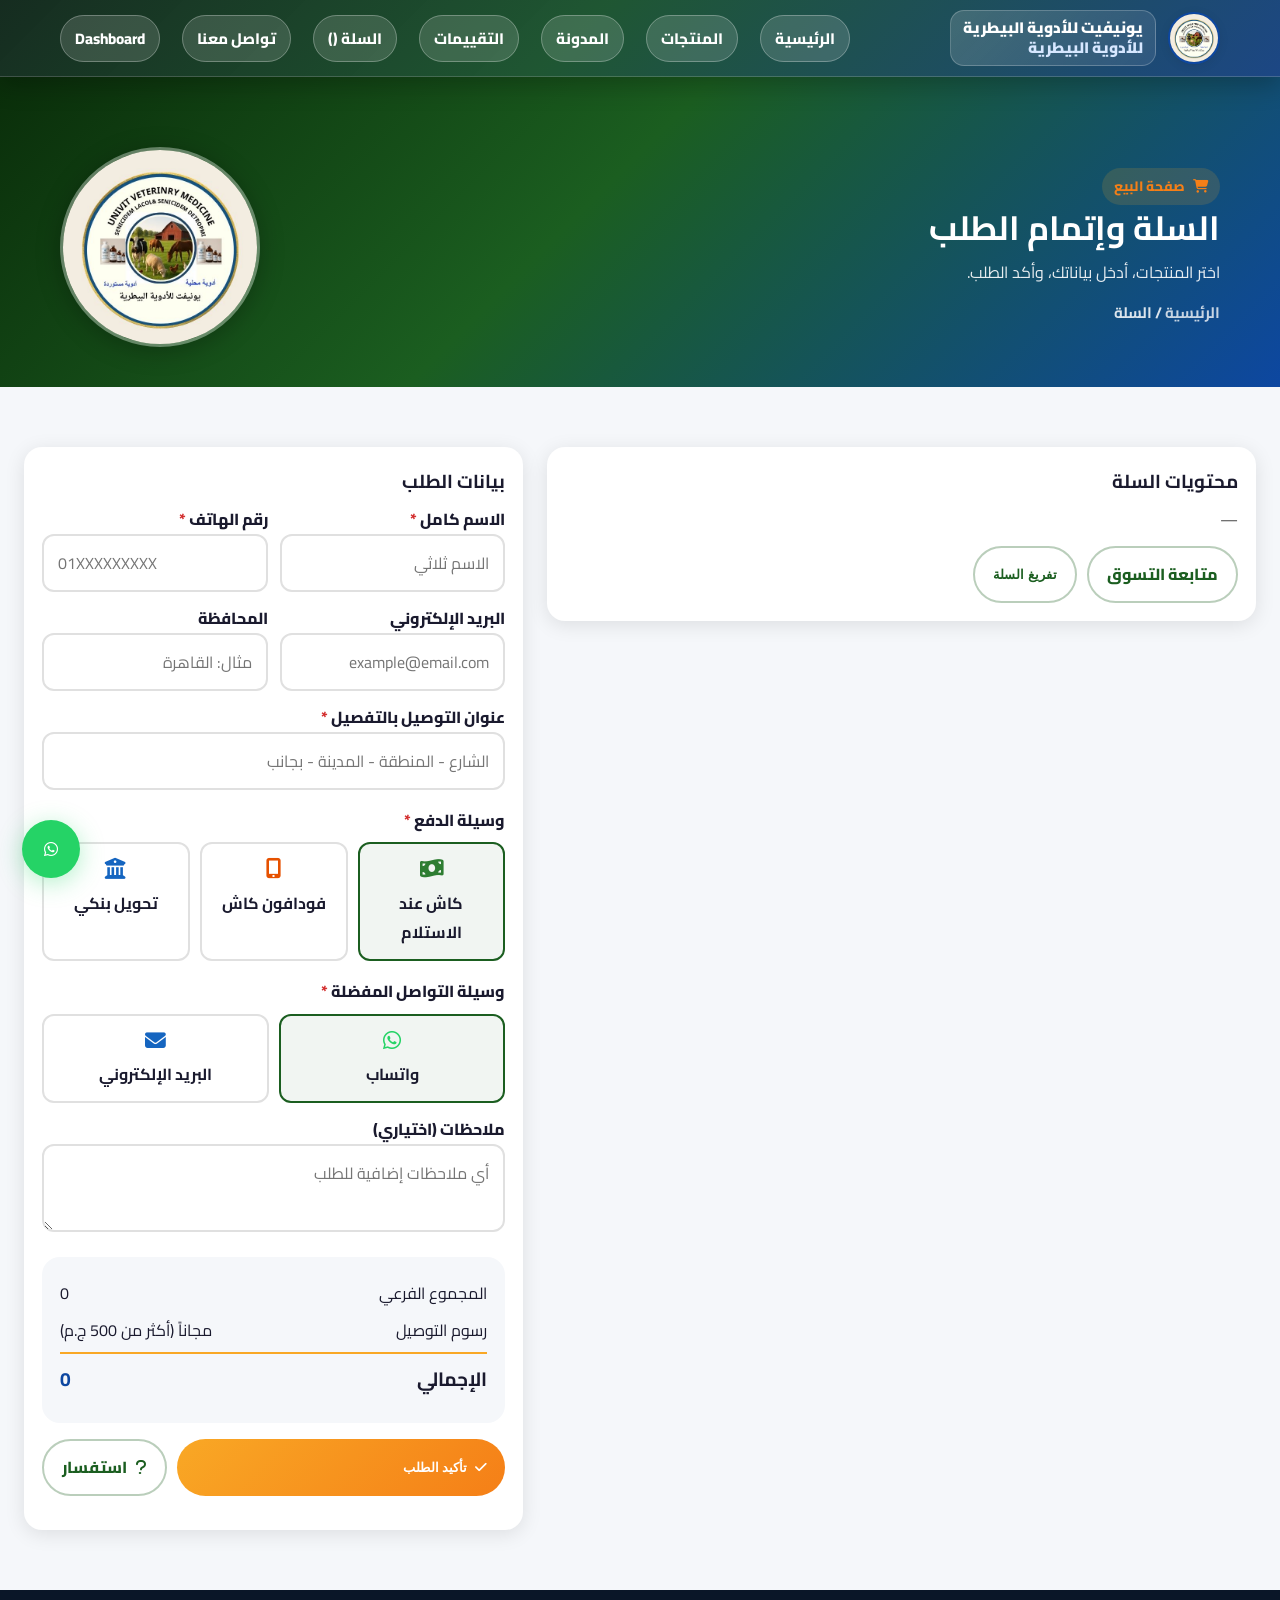
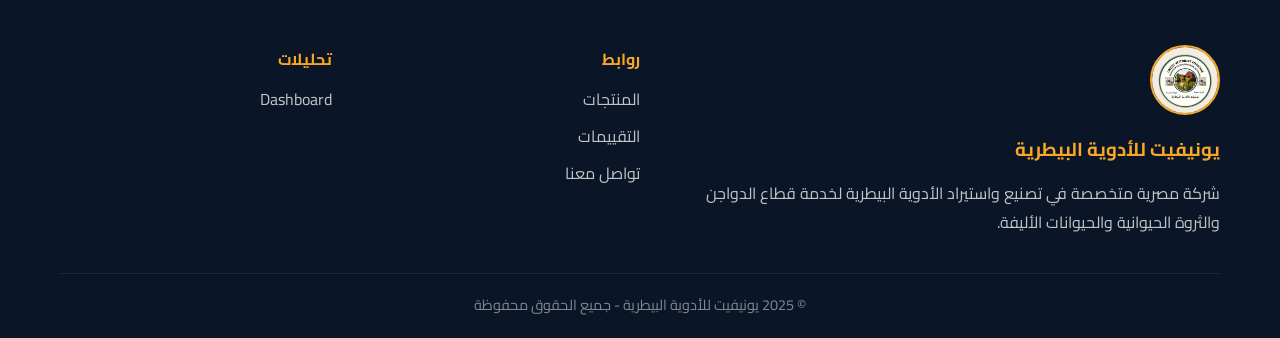
<file: checkout.html>
<!doctype html>
<html lang="ar" dir="rtl">
  <head>
    <meta charset="UTF-8" />
    <meta name="viewport" content="width=device-width, initial-scale=1.0, viewport-fit=cover" />
    <title>البيع / السلة | يونيفيت للأدوية البيطرية</title>
    <link href="https://fonts.googleapis.com/css2?family=Cairo:wght@400;600;700;900&display=swap" rel="stylesheet" />
    <link rel="stylesheet" href="https://cdnjs.cloudflare.com/ajax/libs/font-awesome/6.5.0/css/all.min.css" />
    <link rel="icon" type="image/png" href="logo.png" />
    <link rel="stylesheet" href="assets/site.css" />
  </head>
  <body>
    <nav class="navbar">
      <div class="container">
        <a href="index.html" class="logo">
          <img src="logo.png" alt="لوجو يونيفيت للأدوية البيطرية" class="logo-img" />
          <div class="logo-text">
            <h1>يونيفيت للأدوية البيطرية</h1>
            <span>للأدوية البيطرية</span>
          </div>
        </a>
        <ul class="nav-links" id="navLinks">
          <li><a href="index.html">الرئيسية</a></li>
          <li><a href="products.html">المنتجات</a></li>
          <li><a href="blog.html">المدونة</a></li>
          <li><a href="reviews.html">التقييمات</a></li>
          <li><a href="checkout.html" class="nav-cta">السلة (<span data-cart-count style="display:none"></span>)</a></li>
          <li><a href="contact.html">تواصل معنا</a></li>
          <li><a href="dashboard.html">Dashboard</a></li>
        </ul>
        <div class="hamburger" onclick="toggleMenu()"><i class="fas fa-bars"></i></div>
      </div>
    </nav>

    <header class="page-hero">
      <div class="container"><div class="page-hero-brand"><div class="page-hero-brand-content"><div class="pill"><i class="fa-solid fa-cart-shopping"></i> صفحة البيع</div>
        <h1>السلة وإتمام الطلب</h1>
        <p>اختر المنتجات، أدخل بياناتك، وأكد الطلب.</p>
        <div class="breadcrumbs">
          <a href="index.html">الرئيسية</a> / <span>السلة</span>
        </div></div><img src="logo.png" alt="يونيفيت" class="page-hero-logo" /></div></div></header>

    <main class="section page-split-layout">
      <div class="container">
        <div class="grid">
          <section class="card checkout-cart-col">
            <h3 style="margin-top:0">محتويات السلة</h3>
            <div id="cartList" class="muted">—</div>
            <div style="display:flex;gap:10px;flex-wrap:wrap;margin-top:12px">
              <a class="btn btn-outline" href="products.html">متابعة التسوق</a>
              <button id="clearCart" class="btn btn-outline" type="button">تفريغ السلة</button>
              <div id="clearCartConfirmBox" class="muted" style="display:none;align-items:center;gap:8px">
                <span>⚠️ تأكيد التفريغ؟</span>
                <button id="confirmClearCart" class="btn" type="button" style="padding:8px 14px;background:#d32f2f;color:#fff;border:1px solid #b71c1c;box-shadow:none">
                  اضغط هنا
                </button>
              </div>
            </div>
          </section>

          <aside class="card checkout-form-col">
            <h3 style="margin-top:0">بيانات الطلب</h3>
            <form id="orderForm">
              <div style="display:grid;grid-template-columns:1fr 1fr;gap:12px">
                <div>
                  <label style="font-weight:800">الاسم كامل <span style="color:#d32f2f">*</span></label>
                  <input required name="name" style="width:100%;padding:12px 14px;border:2px solid #e0e0e0;border-radius:12px;font-family:inherit;font-size:1rem" placeholder="الاسم ثلاثي" />
                </div>
                <div>
                  <label style="font-weight:800">رقم الهاتف <span style="color:#d32f2f">*</span></label>
                  <input required name="phone" type="tel" style="width:100%;padding:12px 14px;border:2px solid #e0e0e0;border-radius:12px;font-family:inherit;font-size:1rem" placeholder="01XXXXXXXXX" />
                </div>
              </div>
              <div style="display:grid;grid-template-columns:1fr 1fr;gap:12px;margin-top:12px">
                <div>
                  <label style="font-weight:800">البريد الإلكتروني</label>
                  <input name="email" type="email" style="width:100%;padding:12px 14px;border:2px solid #e0e0e0;border-radius:12px;font-family:inherit;font-size:1rem" placeholder="example@email.com" />
                </div>
                <div>
                  <label style="font-weight:800">المحافظة</label>
                  <input name="province" style="width:100%;padding:12px 14px;border:2px solid #e0e0e0;border-radius:12px;font-family:inherit;font-size:1rem" placeholder="مثال: القاهرة" />
                </div>
              </div>
              <div style="margin-top:12px">
                <label style="font-weight:800">عنوان التوصيل بالتفصيل <span style="color:#d32f2f">*</span></label>
                <input required name="address" style="width:100%;padding:12px 14px;border:2px solid #e0e0e0;border-radius:12px;font-family:inherit;font-size:1rem" placeholder="الشارع - المنطقة - المدينة - بجانب" />
              </div>

              <div style="margin-top:16px">
                <label style="font-weight:800;display:block;margin-bottom:8px">وسيلة الدفع <span style="color:#d32f2f">*</span></label>
                <div style="display:flex;gap:10px;flex-wrap:wrap">
                  <label class="pay-method" style="flex:1;min-width:120px;padding:12px;border:2px solid #e0e0e0;border-radius:12px;cursor:pointer;text-align:center;transition:all .2s">
                    <input type="radio" name="paymentMethod" value="cod" checked style="display:none" />
                    <div><i class="fa-solid fa-money-bill-wave" style="font-size:1.3rem;color:#2E7D32"></i></div>
                    <div style="font-weight:700;margin-top:4px">كاش عند الاستلام</div>
                  </label>
                  <label class="pay-method" style="flex:1;min-width:120px;padding:12px;border:2px solid #e0e0e0;border-radius:12px;cursor:pointer;text-align:center;transition:all .2s">
                    <input type="radio" name="paymentMethod" value="vodafone" style="display:none" />
                    <div><i class="fa-solid fa-mobile-screen-button" style="font-size:1.3rem;color:#E65100"></i></div>
                    <div style="font-weight:700;margin-top:4px">فودافون كاش</div>
                  </label>
                  <label class="pay-method" style="flex:1;min-width:120px;padding:12px;border:2px solid #e0e0e0;border-radius:12px;cursor:pointer;text-align:center;transition:all .2s">
                    <input type="radio" name="paymentMethod" value="bank" style="display:none" />
                    <div><i class="fa-solid fa-building-columns" style="font-size:1.3rem;color:#1565C0"></i></div>
                    <div style="font-weight:700;margin-top:4px">تحويل بنكي</div>
                  </label>
                </div>
              </div>

              <div style="margin-top:16px">
                <label style="font-weight:800;display:block;margin-bottom:8px">وسيلة التواصل المفضلة <span style="color:#d32f2f">*</span></label>
                <div style="display:flex;gap:10px;flex-wrap:wrap">
                  <label class="contact-method" style="flex:1;min-width:140px;padding:12px;border:2px solid #e0e0e0;border-radius:12px;cursor:pointer;text-align:center;transition:all .2s;background:rgba(37,211,102,.08);border-color:#25D366">
                    <input type="radio" name="contactMethod" value="whatsapp" checked style="display:none" />
                    <div><i class="fab fa-whatsapp" style="font-size:1.3rem;color:#25D366"></i></div>
                    <div style="font-weight:700;margin-top:4px">واتساب</div>
                  </label>
                  <label class="contact-method" style="flex:1;min-width:140px;padding:12px;border:2px solid #e0e0e0;border-radius:12px;cursor:pointer;text-align:center;transition:all .2s">
                    <input type="radio" name="contactMethod" value="email" style="display:none" />
                    <div><i class="fa-solid fa-envelope" style="font-size:1.3rem;color:#1565C0"></i></div>
                    <div style="font-weight:700;margin-top:4px">البريد الإلكتروني</div>
                  </label>
                </div>
              </div>

              <div style="margin-top:12px">
                <label style="font-weight:800">ملاحظات (اختياري)</label>
                <textarea name="notes" style="width:100%;padding:12px 14px;border:2px solid #e0e0e0;border-radius:12px;font-family:inherit;min-height:70px;font-size:1rem" placeholder="أي ملاحظات إضافية للطلب"></textarea>
              </div>

              <div class="card" style="background:var(--light-bg);box-shadow:none;margin-top:16px">
                <div style="display:flex;justify-content:space-between;gap:10px;padding:4px 0">
                  <span>المجموع الفرعي</span>
                  <span id="subtotal">0</span>
                </div>
                <div style="display:flex;justify-content:space-between;gap:10px;padding:4px 0">
                  <span>رسوم التوصيل</span>
                  <span id="deliveryFee">مجاناً (أكثر من 500 ج.م)</span>
                </div>
                <div style="display:flex;justify-content:space-between;gap:10px;padding:8px 0;border-top:2px solid var(--gold);margin-top:4px;font-size:1.2rem">
                  <strong>الإجمالي</strong>
                  <strong id="total" style="color:var(--secondary)">0</strong>
                </div>
              </div>

              <div id="paymentInfo" style="margin-top:12px;padding:12px;background:#fff8e1;border-radius:12px;border:1px solid rgba(249,168,37,.35);display:none">
                <strong>معلومات الدفع:</strong>
                <div id="paymentDetails" style="margin-top:6px"></div>
              </div>

              <div style="display:flex;gap:10px;flex-wrap:wrap;margin-top:16px">
                <button class="btn btn-primary" type="submit" id="submitBtn" style="flex:1">
                  <i class="fa-solid fa-check"></i> تأكيد الطلب
                </button>
                <a class="btn btn-outline" href="contact.html"><i class="fa-solid fa-question"></i> استفسار</a>
              </div>
              <p id="orderResult" class="muted" style="margin-top:12px"></p>
            </form>

            <!-- Order confirmation overlay -->
            <div id="orderConfirmOverlay" style="display:none;position:fixed;inset:0;background:rgba(0,0,0,.6);z-index:9999;align-items:center;justify-content:center;padding:20px">
              <div class="card" style="max-width:500px;width:100%;text-align:center;padding:30px">
                <div style="font-size:3rem;margin-bottom:10px">✅</div>
                <h2 style="color:var(--primary);margin:0 0 8px">تم تأكيد الطلب!</h2>
                <p style="color:var(--gray-text);margin:0 0 20px">جاري إرسال صورة الفاتورة لاعتمادها من طرفكم لإتمام عملية الشحن.</p>
                <div class="card" style="background:var(--light-bg);box-shadow:none;margin-bottom:16px;text-align:right">
                  <div style="font-weight:700;margin-bottom:8px" id="confirmOrderId"></div>
                  <div style="font-size:.9rem;color:var(--gray-text)" id="confirmOrderDetails"></div>
                </div>
                <div style="display:flex;gap:10px;flex-wrap:wrap">
                  <button class="btn btn-primary" id="sendWhatsAppBtn" style="flex:1;background:#25D366">
                    <i class="fab fa-whatsapp"></i> إرسال للواتساب
                  </button>
                  <button class="btn btn-outline" id="closeConfirmBtn">
                    متابعة التسوق
                  </button>
                </div>
              </div>
            </div>
          </aside>
        </div>
      </div>
    </main>

    <footer class="footer">
      <div class="container">
        <div class="footer-grid">
          <div class="footer-about">
            <img src="logo.png" alt="لوجو" class="footer-logo-img" />
            <h3>يونيفيت للأدوية البيطرية</h3>
            <p>شركة مصرية متخصصة في تصنيع واستيراد الأدوية البيطرية لخدمة قطاع الدواجن والثروة الحيوانية والحيوانات الأليفة.</p>
          </div>
          <div class="footer-links">
            <h4>روابط</h4>
            <ul>
              <li><a href="products.html">المنتجات</a></li>
              <li><a href="reviews.html">التقييمات</a></li>
              <li><a href="contact.html">تواصل معنا</a></li>
            </ul>
          </div>
          <div class="footer-links">
            <h4>تحليلات</h4>
            <ul>
              <li><a href="dashboard.html">Dashboard</a></li>
            </ul>
          </div>
        </div>
        <div class="footer-bottom">
          <p>© 2025 يونيفيت للأدوية البيطرية - جميع الحقوق محفوظة</p>
        </div>
      </div>
    </footer>

    <a href="https://wa.me/201008226733" target="_blank" class="whatsapp-float" aria-label="WhatsApp">
      <i class="fab fa-whatsapp"></i>
    </a>

    <script src="assets/site.js"></script>
    <script>
      const CHECKOUT_CART_KEY = 'eivp_cart_v1';
      const ORDERS_KEY = 'eivp_orders_v1';
      const listEl = document.getElementById('cartList');
      const subtotalEl = document.getElementById('subtotal');
      const deliveryEl = document.getElementById('deliveryFee');
      const totalEl = document.getElementById('total');
      const resultEl = document.getElementById('orderResult');
      const clearCartConfirmBox = document.getElementById('clearCartConfirmBox');
      const confirmClearCartBtn = document.getElementById('confirmClearCart');
      const confirmOverlay = document.getElementById('orderConfirmOverlay');
      const confirmOrderId = document.getElementById('confirmOrderId');
      const confirmOrderDetails = document.getElementById('confirmOrderDetails');
      let clearCartPending = false;
      let lastOrder = null;

      function readCart() {
        try {
          const raw = localStorage.getItem(CHECKOUT_CART_KEY);
          const arr = raw ? JSON.parse(raw) : [];
          return Array.isArray(arr) ? arr : [];
        } catch { return []; }
      }
      function writeCart(arr) {
        localStorage.setItem(CHECKOUT_CART_KEY, JSON.stringify(arr));
        if (typeof updateCartBadges === 'function') updateCartBadges();
      }
      function clearCartStorage() {
        localStorage.removeItem(CHECKOUT_CART_KEY);
        localStorage.setItem(CHECKOUT_CART_KEY, '[]');
        if (typeof clearCart === 'function') clearCart();
        if (typeof updateCartBadges === 'function') updateCartBadges();
        document.querySelectorAll('[data-cart-count]').forEach(el => { el.textContent = ''; el.style.display = 'none'; });
      }
      function removeItemFromCart(id) {
        writeCart(readCart().filter(item => item.id !== id));
      }
      function money(n) {
        return (Number(n) || 0).toFixed(0) + ' ج.م';
      }
      function generateOrderId() {
        const orders = (() => { try { return JSON.parse(localStorage.getItem(ORDERS_KEY)) || []; } catch { return []; } })();
        const nums = orders.map(o => parseInt((o.id || 'ORD-0').replace('ORD-', ''), 10)).filter(n => !isNaN(n));
        const next = nums.length ? Math.max(...nums) + 1 : 1;
        return 'ORD-' + String(next).padStart(4, '0');
      }

      function render() {
        const cart = readCart();
        if (!cart.length) {
          listEl.innerHTML = '<p class="muted">السلة فارغة. ابدأ من صفحة المنتجات.</p>';
          subtotalEl.textContent = money(0);
          totalEl.textContent = money(0);
          deliveryEl.textContent = '—';
          return;
        }
        const subtotal = cart.reduce((sum, x) => sum + (Number(x.price) || 0) * (Number(x.qty) || 0), 0);
        const delivery = subtotal >= 500 ? 0 : 30;
        const total = subtotal + delivery;
        subtotalEl.textContent = money(subtotal);
        deliveryEl.textContent = delivery === 0 ? 'مجاناً (أكثر من 500 ج.م)' : money(delivery);
        totalEl.textContent = money(total);
        listEl.innerHTML = cart.map(x =>
          '<div class="card" style="background:var(--light-bg);box-shadow:none;margin-bottom:12px">' +
            '<div style="display:flex;justify-content:space-between;gap:10px;flex-wrap:wrap">' +
              '<div><strong>' + x.name + '</strong><div class="muted">' + (x.category || '') + '</div></div>' +
              '<div style="text-align:left">' +
                '<div><strong>' + money(x.price) + '</strong></div>' +
                '<div class="muted">الكمية: ' + x.qty + '</div>' +
                '<button class="btn btn-outline" type="button" data-remove-item="' + x.id + '" style="margin-top:8px;padding:6px 12px"><i class="fa-solid fa-trash"></i> إزالة</button>' +
              '</div>' +
            '</div>' +
          '</div>'
        ).join('');
      }

      document.getElementById('clearCart').addEventListener('click', () => {
        clearCartPending = true;
        clearCartConfirmBox.style.display = 'inline-flex';
      });

      confirmClearCartBtn.addEventListener('click', () => {
        if (!clearCartPending) return;
        clearCartStorage();
        render();
        clearCartPending = false;
        clearCartConfirmBox.style.display = 'none';
        resultEl.textContent = '✅ تم تفريغ السلة بنجاح.';
      });

      listEl.addEventListener('click', (e) => {
        const removeBtn = e.target.closest('[data-remove-item]');
        if (!removeBtn) return;
        removeItemFromCart(removeBtn.getAttribute('data-remove-item'));
        render();
        clearCartPending = false;
        clearCartConfirmBox.style.display = 'none';
        resultEl.textContent = '✅ تم حذف المنتج من السلة.';
      });

      document.getElementById('orderForm').addEventListener('submit', (e) => {
        e.preventDefault();
        const cart = readCart();
        if (!cart.length) { resultEl.textContent = '⚠️ السلة فارغة.'; return; }
        const data = Object.fromEntries(new FormData(e.target).entries());
        const subtotal = cart.reduce((s, x) => s + (Number(x.price) || 0) * (Number(x.qty) || 0), 0);
        const delivery = subtotal >= 500 ? 0 : 30;
        const total = subtotal + delivery;
        const orderId = generateOrderId();

        lastOrder = {
          id: orderId,
          customer: { name: data.name, phone: data.phone, email: data.email || '', address: data.address, province: data.province || '' },
          items: cart.map(x => ({ id: x.id, name: x.name, category: x.category || '', price: Number(x.price) || 0, qty: Number(x.qty) || 1 })),
          totals: { subtotal, delivery, total },
          paymentMethod: data.paymentMethod,
          contactMethod: data.contactMethod,
          notes: data.notes || '',
          status: 'pending',
          createdAt: new Date().toISOString(),
          statusHistory: [{ status: 'pending', at: new Date().toISOString() }],
        };

        const orders = (() => { try { return JSON.parse(localStorage.getItem(ORDERS_KEY)) || []; } catch { return []; } })();
        orders.unshift(lastOrder);
        localStorage.setItem(ORDERS_KEY, JSON.stringify(orders));
        localStorage.setItem('eivp_last_order_v1', JSON.stringify(lastOrder));

        const itemsList = lastOrder.items.map(i => i.name + ' x' + i.qty + ' (' + money(i.price * i.qty) + ')').join('\n');
        confirmOrderId.textContent = 'رقم الطلب: ' + orderId;
        confirmOrderDetails.innerHTML = '<strong>' + lastOrder.customer.name + '</strong><br>' +
          'هاتف: ' + lastOrder.customer.phone + '<br>' +
          'العنوان: ' + lastOrder.customer.address + '<br>' +
          'وسيلة الدفع: ' + ({ cod: 'كاش عند الاستلام', vodafone: 'فودافون كاش', bank: 'تحويل بنكي' }[lastOrder.paymentMethod] || lastOrder.paymentMethod) + '<br>' +
          'الإجمالي: ' + money(lastOrder.totals.total);

        confirmOverlay.style.display = 'flex';
        e.target.reset();
        clearCartStorage();
        render();
      });

      document.getElementById('sendWhatsAppBtn').addEventListener('click', () => {
        if (!lastOrder) return;
        const items = lastOrder.items.map(i => '• ' + i.name + ' ×' + i.qty + ' = ' + money(i.price * i.qty)).join('\n');
        const payLabels = { cod: 'كاش عند الاستلام', vodafone: 'فودافون كاش', bank: 'تحويل بنكي' };
        const msg = '🆕 *طلب جديد - يونيفيت*\n\n' +
          '📋 رقم الطلب: ' + lastOrder.id + '\n' +
          '👤 الاسم: ' + lastOrder.customer.name + '\n' +
          '📞 الهاتف: ' + lastOrder.customer.phone + '\n' +
          '📍 العنوان: ' + lastOrder.customer.address + '\n' +
          '🏙 المحافظة: ' + (lastOrder.customer.province || '—') + '\n\n' +
          '🛒 المنتجات:\n' + items + '\n\n' +
          '💰 الإجمالي: ' + money(lastOrder.totals.total) + '\n' +
          '💳 الدفع: ' + (payLabels[lastOrder.paymentMethod] || lastOrder.paymentMethod) + '\n' +
          (lastOrder.notes ? '📝 ملاحظات: ' + lastOrder.notes + '\n' : '') +
          '📅 ' + new Date(lastOrder.createdAt).toLocaleString('ar-EG');
        openWhatsAppText(msg);
      });

      document.getElementById('closeConfirmBtn').addEventListener('click', () => {
        confirmOverlay.style.display = 'none';
      });

      render();
    </script>
  </body>
</html>
</file>
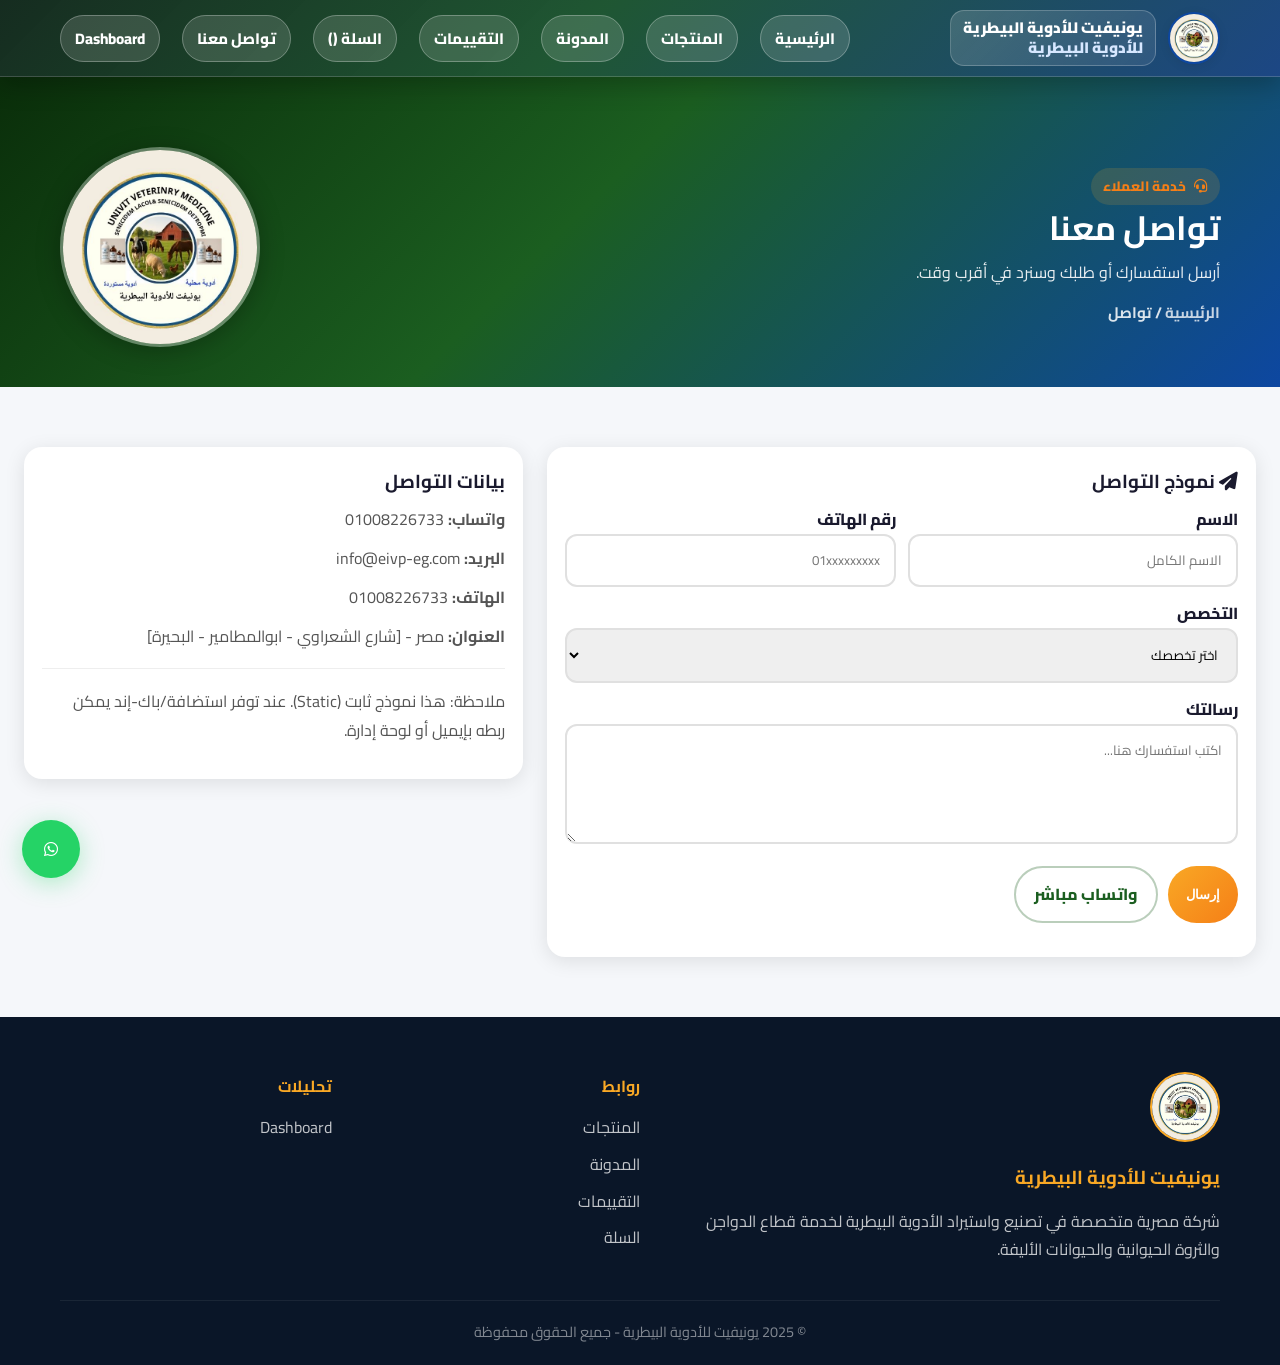
<file: contact.html>
<!doctype html>
<html lang="ar" dir="rtl">
  <head>
    <meta charset="UTF-8" />
    <meta name="viewport" content="width=device-width, initial-scale=1.0, viewport-fit=cover" />
    <title>تواصل معنا | يونيفيت للأدوية البيطرية</title>
    <link href="https://fonts.googleapis.com/css2?family=Cairo:wght@400;600;700;900&display=swap" rel="stylesheet" />
    <link rel="stylesheet" href="https://cdnjs.cloudflare.com/ajax/libs/font-awesome/6.5.0/css/all.min.css" />
    <link rel="icon" type="image/png" href="logo.png" />
    <link rel="stylesheet" href="assets/site.css" />
  </head>
  <body>
    <nav class="navbar">
      <div class="container">
        <a href="index.html" class="logo">
          <img src="logo.png" alt="لوجو يونيفيت للأدوية البيطرية" class="logo-img" />
          <div class="logo-text">
            <h1>يونيفيت للأدوية البيطرية</h1>
            <span>للأدوية البيطرية</span>
          </div>
        </a>
        <ul class="nav-links" id="navLinks">
          <li><a href="index.html">الرئيسية</a></li>
          <li><a href="products.html">المنتجات</a></li>
          <li><a href="blog.html">المدونة</a></li>
          <li><a href="reviews.html">التقييمات</a></li>
          <li><a href="checkout.html" class="nav-cta">السلة (<span data-cart-count style="display:none"></span>)</a></li>
          <li><a href="contact.html">تواصل معنا</a></li>
          <li><a href="dashboard.html">Dashboard</a></li>
        </ul>
        <div class="hamburger" onclick="toggleMenu()"><i class="fas fa-bars"></i></div>
      </div>
    </nav>

    <header class="page-hero">
      <div class="container"><div class="page-hero-brand"><div class="page-hero-brand-content"><div class="pill"><i class="fa-solid fa-headset"></i> خدمة العملاء</div>
        <h1>تواصل معنا</h1>
        <p>أرسل استفسارك أو طلبك وسنرد في أقرب وقت.</p>
        <div class="breadcrumbs">
          <a href="index.html">الرئيسية</a> / <span>تواصل</span>
        </div></div><img src="logo.png" alt="يونيفيت" class="page-hero-logo" /></div></div></header>

    <main class="section page-split-layout">
      <div class="container">
        <div class="grid">
          <section class="card contact-form-col">
            <h3 style="margin-top:0"><i class="fa-solid fa-paper-plane"></i> نموذج التواصل</h3>
            <form id="contactForm">
              <div class="form-grid-2" style="display:grid;grid-template-columns:1fr 1fr;gap:12px">
                <div>
                  <label style="font-weight:800">الاسم</label>
                  <input required name="name" style="width:100%;padding:12px 14px;border:2px solid #e0e0e0;border-radius:12px;font-family:inherit" placeholder="الاسم الكامل" />
                </div>
                <div>
                  <label style="font-weight:800">رقم الهاتف</label>
                  <input required name="phone" style="width:100%;padding:12px 14px;border:2px solid #e0e0e0;border-radius:12px;font-family:inherit" placeholder="01xxxxxxxxx" />
                </div>
              </div>
              <div style="margin-top:12px">
                <label style="font-weight:800">التخصص</label>
                <select required name="role" style="width:100%;padding:12px 14px;border:2px solid #e0e0e0;border-radius:12px;font-family:inherit">
                  <option value="">اختر تخصصك</option>
                  <option>طبيب بيطري</option>
                  <option>مربي دواجن</option>
                  <option>مربي ماشية</option>
                  <option>صاحب حيوانات أليفة</option>
                  <option>صيدلية بيطرية</option>
                  <option>موزع أدوية</option>
                  <option>أخرى</option>
                </select>
              </div>
              <div style="margin-top:12px">
                <label style="font-weight:800">رسالتك</label>
                <textarea required name="message" style="width:100%;padding:12px 14px;border:2px solid #e0e0e0;border-radius:12px;font-family:inherit;min-height:120px" placeholder="اكتب استفسارك هنا..."></textarea>
              </div>
              <div style="display:flex;gap:10px;flex-wrap:wrap;margin-top:14px">
                <button class="btn btn-primary" type="submit">إرسال</button>
                <a class="btn btn-outline" href="https://wa.me/201008226733" target="_blank">واتساب مباشر</a>
              </div>
              <p id="contactResult" class="muted" style="margin-top:12px"></p>
            </form>
          </section>

          <aside class="card contact-aside-col">
            <h3 style="margin-top:0">بيانات التواصل</h3>
            <div class="muted" style="display:flex;flex-direction:column;gap:10px">
              <div><strong>واتساب:</strong> 01008226733</div>
              <div><strong>البريد:</strong> info@eivp-eg.com</div>
              <div><strong>الهاتف:</strong> 01008226733</div>
              <div><strong>العنوان:</strong> مصر - [شارع الشعراوي - ابوالمطامير - البحيرة]</div>
            </div>
            <hr style="border:none;border-top:1px solid #eee;margin:18px 0" />
            <p class="muted">ملاحظة: هذا نموذج ثابت (Static). عند توفر استضافة/باك-إند يمكن ربطه بإيميل أو لوحة إدارة.</p>
          </aside>
        </div>
      </div>
    </main>

    <footer class="footer">
      <div class="container">
        <div class="footer-grid">
          <div class="footer-about">
            <img src="logo.png" alt="لوجو" class="footer-logo-img" />
            <h3>يونيفيت للأدوية البيطرية</h3>
            <p>شركة مصرية متخصصة في تصنيع واستيراد الأدوية البيطرية لخدمة قطاع الدواجن والثروة الحيوانية والحيوانات الأليفة.</p>
          </div>
          <div class="footer-links">
            <h4>روابط</h4>
            <ul>
              <li><a href="products.html">المنتجات</a></li>
              <li><a href="blog.html">المدونة</a></li>
              <li><a href="reviews.html">التقييمات</a></li>
              <li><a href="checkout.html">السلة</a></li>
            </ul>
          </div>
          <div class="footer-links">
            <h4>تحليلات</h4>
            <ul>
              <li><a href="dashboard.html">Dashboard</a></li>
            </ul>
          </div>
        </div>
        <div class="footer-bottom">
          <p>© 2025 يونيفيت للأدوية البيطرية - جميع الحقوق محفوظة</p>
        </div>
      </div>
    </footer>

    <a href="https://wa.me/201008226733" target="_blank" class="whatsapp-float" aria-label="WhatsApp">
      <i class="fab fa-whatsapp"></i>
    </a>

    <script src="assets/site.js"></script>
    <script>
      document.getElementById('contactForm').addEventListener('submit', (e) => {
        e.preventDefault();
        const data = new FormData(e.target);
        const payload = Object.fromEntries(data.entries());
        localStorage.setItem('eivp_last_contact_v1', JSON.stringify({ ...payload, at: new Date().toISOString() }));
        document.getElementById('contactResult').textContent = '✅ تم تسجيل رسالتك محلياً (نموذج ثابت). يمكننا ربطه بإرسال فعلي عند إضافة باك-إند.';
        e.target.reset();
      });
    </script>
  </body>
</html>
</file>
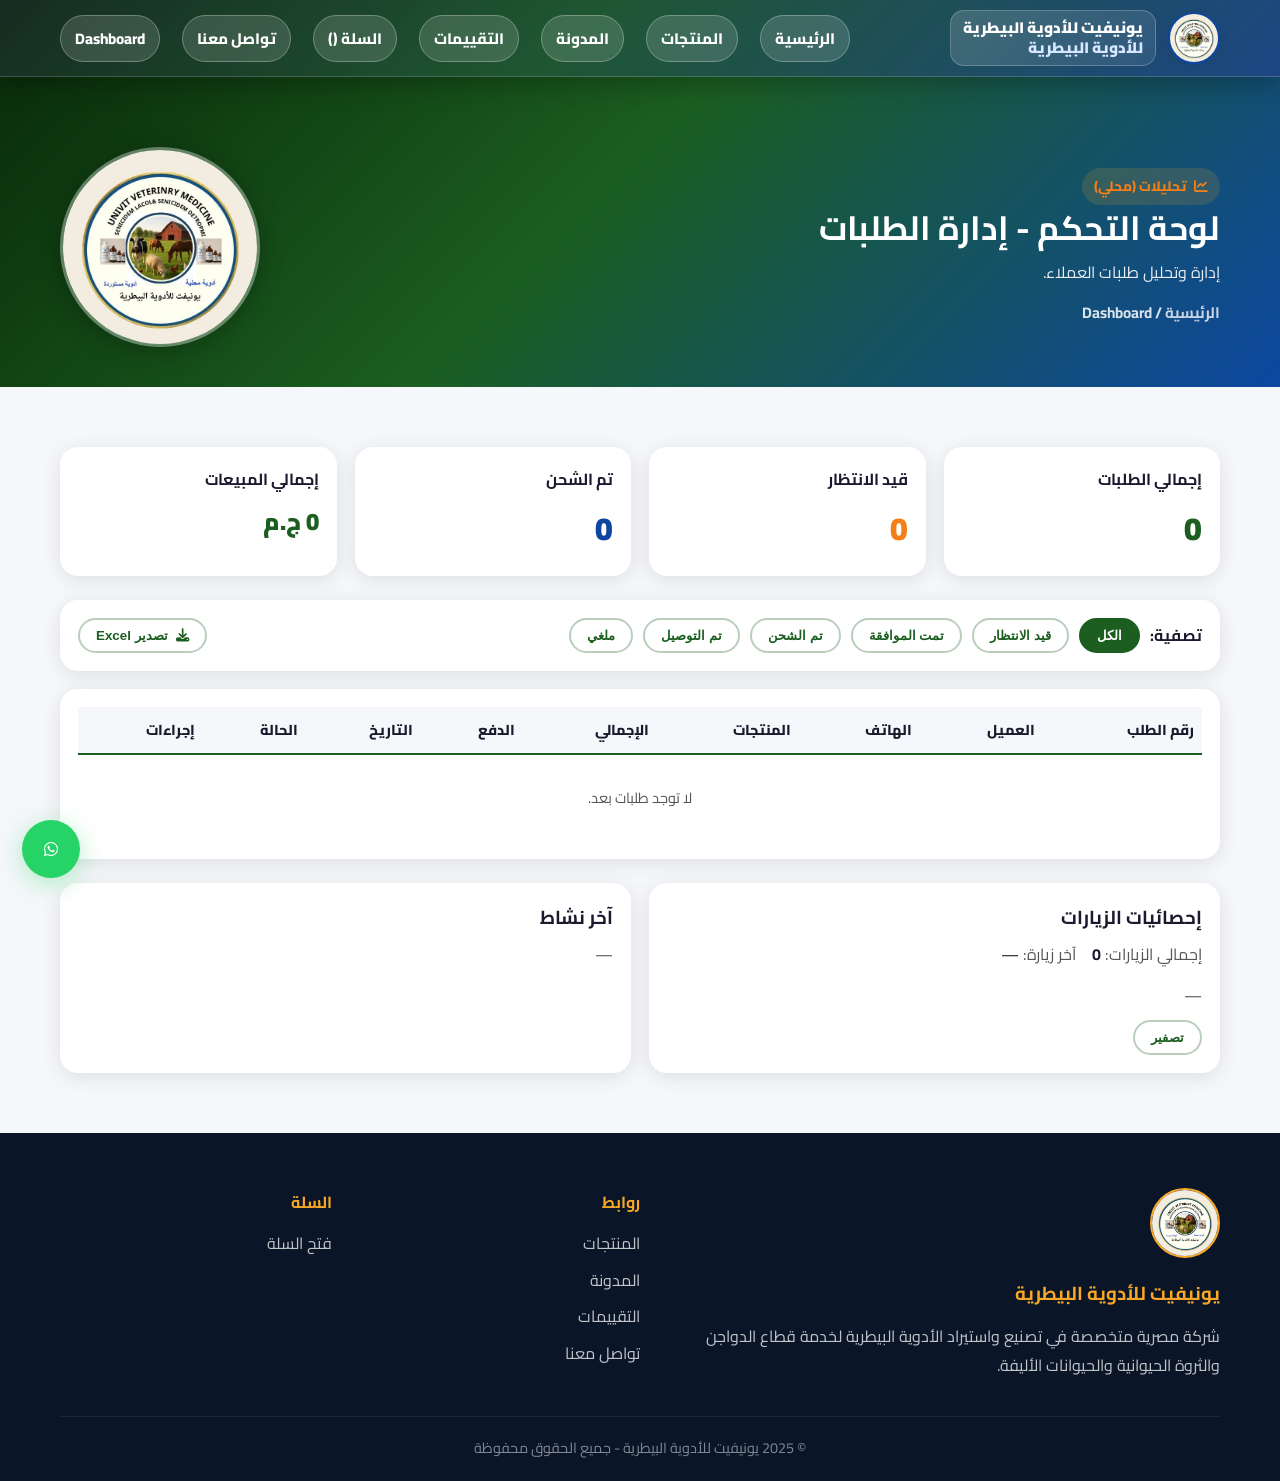
<file: dashboard.html>
<!doctype html>
<html lang="ar" dir="rtl">
  <head>
    <meta charset="UTF-8" />
    <meta name="viewport" content="width=device-width, initial-scale=1.0, viewport-fit=cover" />
    <title>Dashboard | يونيفيت للأدوية البيطرية</title>
    <link href="https://fonts.googleapis.com/css2?family=Cairo:wght@400;600;700;900&display=swap" rel="stylesheet" />
    <link rel="stylesheet" href="https://cdnjs.cloudflare.com/ajax/libs/font-awesome/6.5.0/css/all.min.css" />
    <link rel="icon" type="image/png" href="logo.png" />
    <link rel="stylesheet" href="assets/site.css" />
  </head>
  <body>
    <nav class="navbar">
      <div class="container">
        <a href="index.html" class="logo">
          <img src="logo.png" alt="لوجو يونيفيت للأدوية البيطرية" class="logo-img" />
          <div class="logo-text">
            <h1>يونيفيت للأدوية البيطرية</h1>
            <span>للأدوية البيطرية</span>
          </div>
        </a>
        <ul class="nav-links" id="navLinks">
          <li><a href="index.html">الرئيسية</a></li>
          <li><a href="products.html">المنتجات</a></li>
          <li><a href="blog.html">المدونة</a></li>
          <li><a href="reviews.html">التقييمات</a></li>
          <li><a href="checkout.html" class="nav-cta">السلة (<span data-cart-count style="display:none"></span>)</a></li>
          <li><a href="contact.html">تواصل معنا</a></li>
          <li><a href="dashboard.html">Dashboard</a></li>
        </ul>
        <div class="hamburger" onclick="toggleMenu()"><i class="fas fa-bars"></i></div>
      </div>
    </nav>

    <header class="page-hero">
      <div class="container"><div class="page-hero-brand"><div class="page-hero-brand-content"><div class="pill"><i class="fa-solid fa-chart-line"></i> تحليلات (محلي)</div>
        <h1>لوحة التحكم - إدارة الطلبات</h1>
        <p>إدارة وتحليل طلبات العملاء.</p>
        <div class="breadcrumbs">
          <a href="index.html">الرئيسية</a> / <span>Dashboard</span>
        </div></div><img src="logo.png" alt="يونيفيت" class="page-hero-logo" /></div></div></header>

    <main class="section">
      <div class="container">
        <!-- Summary Cards -->
        <div class="grid" style="margin-bottom:24px">
          <section class="card" style="grid-column: span 3;">
            <h3 style="margin-top:0;font-size:1rem">إجمالي الطلبات</h3>
            <div style="font-size:2rem;font-weight:900;color:var(--primary)" id="totalOrders">0</div>
          </section>
          <section class="card" style="grid-column: span 3;">
            <h3 style="margin-top:0;font-size:1rem">قيد الانتظار</h3>
            <div style="font-size:2rem;font-weight:900;color:var(--gold-dark)" id="pendingOrders">0</div>
          </section>
          <section class="card" style="grid-column: span 3;">
            <h3 style="margin-top:0;font-size:1rem">تم الشحن</h3>
            <div style="font-size:2rem;font-weight:900;color:var(--secondary)" id="shippedOrders">0</div>
          </section>
          <section class="card" style="grid-column: span 3;">
            <h3 style="margin-top:0;font-size:1rem">إجمالي المبيعات</h3>
            <div style="font-size:1.5rem;font-weight:900;color:var(--primary)" id="totalSales">0 ج.م</div>
          </section>
        </div>

        <!-- Filters -->
        <div class="card" style="margin-bottom:18px">
          <div style="display:flex;gap:10px;flex-wrap:wrap;align-items:center">
            <span style="font-weight:700">تصفية:</span>
            <button class="btn btn-outline filter-btn active" data-filter="all" style="padding:8px 16px;min-height:auto">الكل</button>
            <button class="btn btn-outline filter-btn" data-filter="pending" style="padding:8px 16px;min-height:auto">قيد الانتظار</button>
            <button class="btn btn-outline filter-btn" data-filter="approved" style="padding:8px 16px;min-height:auto">تمت الموافقة</button>
            <button class="btn btn-outline filter-btn" data-filter="shipped" style="padding:8px 16px;min-height:auto">تم الشحن</button>
            <button class="btn btn-outline filter-btn" data-filter="delivered" style="padding:8px 16px;min-height:auto">تم التوصيل</button>
            <button class="btn btn-outline filter-btn" data-filter="cancelled" style="padding:8px 16px;min-height:auto">ملغي</button>
            <span style="flex:1"></span>
            <button class="btn btn-outline" id="exportOrders" style="padding:8px 16px;min-height:auto">
              <i class="fa-solid fa-download"></i> تصدير Excel
            </button>
          </div>
        </div>

        <!-- Orders Table -->
        <div class="card">
          <div style="overflow-x:auto">
            <table style="width:100%;border-collapse:collapse;font-size:.9rem">
              <thead>
                <tr style="border-bottom:2px solid var(--primary);text-align:right">
                  <th style="padding:10px 8px">رقم الطلب</th>
                  <th style="padding:10px 8px">العميل</th>
                  <th style="padding:10px 8px">الهاتف</th>
                  <th style="padding:10px 8px">المنتجات</th>
                  <th style="padding:10px 8px">الإجمالي</th>
                  <th style="padding:10px 8px">الدفع</th>
                  <th style="padding:10px 8px">التاريخ</th>
                  <th style="padding:10px 8px">الحالة</th>
                  <th style="padding:10px 8px">إجراءات</th>
                </tr>
              </thead>
              <tbody id="ordersTableBody">
                <tr><td colspan="9" style="text-align:center;padding:30px;color:var(--gray-text)">لا توجد طلبات بعد.</td></tr>
              </tbody>
            </table>
          </div>
        </div>

        <!-- Order Detail Modal -->
        <div id="orderModal" style="display:none;position:fixed;inset:0;background:rgba(0,0,0,.6);z-index:9999;align-items:center;justify-content:center;padding:20px">
          <div class="card" style="max-width:600px;width:100%;max-height:80vh;overflow-y:auto">
            <div style="display:flex;justify-content:space-between;align-items:center;margin-bottom:16px">
              <h3 style="margin:0" id="modalTitle">تفاصيل الطلب</h3>
              <button class="btn btn-outline" id="closeModal" style="padding:6px 12px;min-height:auto"><i class="fa-solid fa-xmark"></i></button>
            </div>
            <div id="modalContent"></div>
          </div>
        </div>

        <!-- Analytics section -->
        <div class="grid" style="margin-top:24px">
          <section class="card" style="grid-column: span 6;">
            <h3 style="margin-top:0">إحصائيات الزيارات</h3>
            <div style="display:flex;gap:16px;flex-wrap:wrap">
              <div><span class="muted">إجمالي الزيارات:</span> <strong id="totalViews">0</strong></div>
              <div><span class="muted">آخر زيارة:</span> <span id="lastUpdate">—</span></div>
            </div>
            <div id="pagesTable" class="muted" style="margin-top:12px">—</div>
            <button class="btn btn-outline" id="resetAnalytics" type="button" style="margin-top:10px;padding:8px 16px;min-height:auto">تصفير</button>
          </section>
          <section class="card" style="grid-column: span 6;">
            <h3 style="margin-top:0">آخر نشاط</h3>
            <div id="recentActivity" class="muted">—</div>
          </section>
        </div>
      </div>
    </main><footer class="footer">
      <div class="container">
        <div class="footer-grid">
          <div class="footer-about">
            <img src="logo.png" alt="لوجو" class="footer-logo-img" />
            <h3>يونيفيت للأدوية البيطرية</h3>
            <p>شركة مصرية متخصصة في تصنيع واستيراد الأدوية البيطرية لخدمة قطاع الدواجن والثروة الحيوانية والحيوانات الأليفة.</p>
          </div>
          <div class="footer-links">
            <h4>روابط</h4>
            <ul>
              <li><a href="products.html">المنتجات</a></li>
              <li><a href="blog.html">المدونة</a></li>
              <li><a href="reviews.html">التقييمات</a></li>
              <li><a href="contact.html">تواصل معنا</a></li>
            </ul>
          </div>
          <div class="footer-links">
            <h4>السلة</h4>
            <ul>
              <li><a href="checkout.html">فتح السلة</a></li>
            </ul>
          </div>
        </div>
        <div class="footer-bottom">
          <p>© 2025 يونيفيت للأدوية البيطرية - جميع الحقوق محفوظة</p>
        </div>
      </div>
    </footer>

    <a href="https://wa.me/201008226733" target="_blank" class="whatsapp-float" aria-label="WhatsApp">
      <i class="fab fa-whatsapp"></i>
    </a>

    <script src="assets/site.js"></script>
    <script>
      const ORDERS_KEY = 'eivp_orders_v1';
      let currentFilter = 'all';
      let currentOrderId = null;

      function readOrders() {
        try { return JSON.parse(localStorage.getItem(ORDERS_KEY)) || []; } catch { return []; }
      }
      function writeOrders(arr) {
        localStorage.setItem(ORDERS_KEY, JSON.stringify(arr));
      }
      function money(n) {
        return (Number(n) || 0).toFixed(0) + ' ج.م';
      }
      function fmtDate(s) {
        try { return new Date(s).toLocaleString('ar-EG'); } catch { return '—'; }
      }
      function statusClass(s) {
        const m = { pending: 'var(--gold-dark)', approved: '#1565C0', shipped: 'var(--secondary)', delivered: 'var(--primary)', cancelled: '#d32f2f' };
        return 'background:' + (m[s] || '#888') + ';color:#fff;padding:4px 10px;border-radius:20px;font-size:.8rem;display:inline-block';
      }
      function statusLabel(s) {
        const m = { pending: 'قيد الانتظار', approved: 'تمت الموافقة', shipped: 'تم الشحن', delivered: 'تم التوصيل', cancelled: 'ملغي' };
        return m[s] || s;
      }
      function payLabel(s) {
        const m = { cod: 'كاش عند الاستلام', vodafone: 'فودافون كاش', bank: 'تحويل بنكي' };
        return m[s] || s;
      }

      function renderSummary(orders) {
        document.getElementById('totalOrders').textContent = orders.length;
        document.getElementById('pendingOrders').textContent = orders.filter(o => o.status === 'pending').length;
        document.getElementById('shippedOrders').textContent = orders.filter(o => o.status === 'shipped').length;
        document.getElementById('totalSales').textContent = money(orders.reduce((s, o) => s + ((o.totals && o.totals.total) || 0), 0));
      }

      function renderOrders() {
        const allOrders = readOrders();
        const filtered = currentFilter === 'all' ? allOrders : allOrders.filter(o => o.status === currentFilter);
        renderSummary(allOrders);

        const tbody = document.getElementById('ordersTableBody');
        if (!filtered.length) {
          tbody.innerHTML = '<tr><td colspan="9" style="text-align:center;padding:30px;color:var(--gray-text)">لا توجد طلبات' + (currentFilter !== 'all' ? ' بهذه الحالة' : '') + '.</td></tr>';
          return;
        }
        tbody.innerHTML = filtered.map(o => {
          const items = (o.items || []).map(i => i.name + ' ×' + i.qty).join(', ');
          return '<tr style="border-bottom:1px solid #eee">' +
            '<td style="padding:10px 8px"><strong>' + o.id + '</strong></td>' +
            '<td style="padding:10px 8px">' + ((o.customer && o.customer.name) || '—') + '</td>' +
            '<td style="padding:10px 8px">' + ((o.customer && o.customer.phone) || '—') + '</td>' +
            '<td style="padding:10px 8px;font-size:.8rem">' + items + '</td>' +
            '<td style="padding:10px 8px"><strong>' + money((o.totals && o.totals.total) || 0) + '</strong></td>' +
            '<td style="padding:10px 8px">' + payLabel(o.paymentMethod) + '</td>' +
            '<td style="padding:10px 8px;font-size:.8rem">' + fmtDate(o.createdAt) + '</td>' +
            '<td style="padding:10px 8px"><span style="' + statusClass(o.status) + '">' + statusLabel(o.status) + '</span></td>' +
            '<td style="padding:10px 8px">' +
              '<div style="display:flex;gap:6px;flex-wrap:wrap">' +
                '<button class="btn btn-outline view-order" data-id="' + o.id + '" style="padding:4px 8px;min-height:auto;font-size:.8rem">عرض</button>' +
                '<button class="btn btn-outline whatsapp-order" data-id="' + o.id + '" style="padding:4px 8px;min-height:auto;font-size:.8rem;background:#25D366;color:#fff;border-color:#25D366"><i class="fab fa-whatsapp"></i></button>' +
              '</div>' +
            '</td></tr>';
        }).join('');
      }

      function showOrderModal(orderId) {
        const orders = readOrders();
        const o = orders.find(x => x.id === orderId);
        if (!o) return;
        currentOrderId = orderId;
        document.getElementById('modalTitle').textContent = 'تفاصيل الطلب - ' + o.id;
        const items = (o.items || []).map(i =>
          '<div style="display:flex;justify-content:space-between;gap:10px;padding:6px 0;border-bottom:1px solid rgba(0,0,0,.06)">' +
            '<span>' + i.name + ' ×' + i.qty + '</span>' +
            '<span>' + money(i.price * i.qty) + '</span>' +
          '</div>'
        ).join('');
        const ch = (o.statusHistory || []).map(h =>
          '<div style="padding:4px 0;border-bottom:1px solid rgba(0,0,0,.04);font-size:.85rem">' +
            '<span style="' + statusClass(h.status) + '">' + statusLabel(h.status) + '</span>' +
            ' <span class="muted">' + fmtDate(h.at) + '</span>' +
          '</div>'
        ).join('') || '<div class="muted">لا يوجد تاريخ</div>';

        document.getElementById('modalContent').innerHTML =
          '<div class="card" style="background:var(--light-bg);box-shadow:none;margin-bottom:12px">' +
            '<div style="display:grid;grid-template-columns:1fr 1fr;gap:8px;font-size:.9rem">' +
              '<div><strong>العميل:</strong> ' + ((o.customer && o.customer.name) || '—') + '</div>' +
              '<div><strong>الهاتف:</strong> ' + ((o.customer && o.customer.phone) || '—') + '</div>' +
              '<div><strong>الإيميل:</strong> ' + ((o.customer && o.customer.email) || '—') + '</div>' +
              '<div><strong>المحافظة:</strong> ' + ((o.customer && o.customer.province) || '—') + '</div>' +
              '<div style="grid-column:span 2"><strong>العنوان:</strong> ' + ((o.customer && o.customer.address) || '—') + '</div>' +
              '<div><strong>الدفع:</strong> ' + payLabel(o.paymentMethod) + '</div>' +
              '<div><strong>التواصل:</strong> ' + (o.contactMethod === 'email' ? 'بريد إلكتروني' : 'واتساب') + '</div>' +
              '<div style="grid-column:span 2"><strong>ملاحظات:</strong> ' + (o.notes || '—') + '</div>' +
            '</div>' +
          '</div>' +
          '<div class="card" style="background:var(--light-bg);box-shadow:none;margin-bottom:12px">' +
            '<h4 style="margin:0 0 8px">المنتجات</h4>' +
            '<div style="display:flex;justify-content:space-between;font-weight:700;padding:6px 0;border-bottom:2px solid var(--gold)">' +
              '<span>المجموع الفرعي: ' + money((o.totals && o.totals.subtotal) || 0) + '</span>' +
              '<span>التوصيل: ' + ((o.totals && o.totals.delivery === 0) ? 'مجاناً' : money((o.totals && o.totals.delivery) || 0)) + '</span>' +
              '<span style="color:var(--secondary)">الإجمالي: ' + money((o.totals && o.totals.total) || 0) + '</span>' +
            '</div>' +
            items +
          '</div>' +
          '<div class="card" style="background:var(--light-bg);box-shadow:none;margin-bottom:12px">' +
            '<h4 style="margin:0 0 8px">تحديث الحالة</h4>' +
            '<div style="display:flex;gap:8px;flex-wrap:wrap">' +
              ['pending','approved','shipped','delivered','cancelled'].map(s =>
                '<button class="btn ' + (o.status === s ? 'btn-primary' : 'btn-outline') + ' status-btn" data-order="' + o.id + '" data-status="' + s + '" style="padding:6px 12px;min-height:auto;font-size:.85rem">' + statusLabel(s) + '</button>'
              ).join('') +
            '</div>' +
          '</div>' +
          '<div class="card" style="background:var(--light-bg);box-shadow:none">' +
            '<h4 style="margin:0 0 8px">تاريخ الحالات</h4>' + ch +
          '</div>' +
          '<div style="display:flex;gap:10px;margin-top:12px">' +
            '<button class="btn btn-outline" id="modalWhatsAppBtn" data-id="' + o.id + '" style="flex:1;background:#25D366;color:#fff;border-color:#25D366"><i class="fab fa-whatsapp"></i> واتساب</button>' +
          '</div>';

        document.getElementById('orderModal').style.display = 'flex';
      }

      document.getElementById('ordersTableBody').addEventListener('click', (e) => {
        const viewBtn = e.target.closest('.view-order');
        if (viewBtn) { showOrderModal(viewBtn.getAttribute('data-id')); return; }
        const waBtn = e.target.closest('.whatsapp-order');
        if (waBtn) { sendOrderWhatsApp(waBtn.getAttribute('data-id')); }
      });

      document.getElementById('modalContent').addEventListener('click', (e) => {
        const statusBtn = e.target.closest('.status-btn');
        if (!statusBtn) return;
        const orderId = statusBtn.getAttribute('data-order');
        const newStatus = statusBtn.getAttribute('data-status');
        const orders = readOrders();
        const o = orders.find(x => x.id === orderId);
        if (!o || o.status === newStatus) return;
        o.status = newStatus;
        o.statusHistory.push({ status: newStatus, at: new Date().toISOString() });
        writeOrders(orders);
        showOrderModal(orderId);
        renderOrders();
      });

      document.getElementById('modalContent').addEventListener('click', (e) => {
        const waBtn = e.target.closest('#modalWhatsAppBtn');
        if (waBtn) sendOrderWhatsApp(waBtn.getAttribute('data-id'));
      });

      document.getElementById('closeModal').addEventListener('click', () => {
        document.getElementById('orderModal').style.display = 'none';
      });

      function sendOrderWhatsApp(orderId) {
        const orders = readOrders();
        const o = orders.find(x => x.id === orderId);
        if (!o) return;
        const items = (o.items || []).map(i => '• ' + i.name + ' ×' + i.qty + ' = ' + money(i.price * i.qty)).join('\n');
        const msg = '🆕 *طلب - يونيفيت*\n\n' +
          '📋 رقم الطلب: ' + o.id + '\n' +
          '👤 الاسم: ' + ((o.customer && o.customer.name) || '—') + '\n' +
          '📞 الهاتف: ' + ((o.customer && o.customer.phone) || '—') + '\n' +
          '📍 العنوان: ' + ((o.customer && o.customer.address) || '—') + '\n' +
          '🏙 المحافظة: ' + ((o.customer && o.customer.province) || '—') + '\n\n' +
          '🛒 المنتجات:\n' + items + '\n\n' +
          '💰 الإجمالي: ' + money((o.totals && o.totals.total) || 0) + '\n' +
          '💳 الدفع: ' + payLabel(o.paymentMethod) + '\n' +
          '📌 الحالة: ' + statusLabel(o.status) + '\n' +
          (o.notes ? '📝 ملاحظات: ' + o.notes + '\n' : '') +
          '📅 ' + fmtDate(o.createdAt);
        window.open('https://wa.me/201008226733?text=' + encodeURIComponent(msg), '_blank');
      }

      document.querySelectorAll('.filter-btn').forEach(btn => {
        btn.addEventListener('click', () => {
          document.querySelectorAll('.filter-btn').forEach(b => b.classList.remove('active'));
          btn.classList.add('active');
          currentFilter = btn.getAttribute('data-filter');
          renderOrders();
        });
      });

      document.getElementById('exportOrders').addEventListener('click', () => {
        const orders = readOrders();
        if (!orders.length) { alert('لا توجد طلبات للتصدير.'); return; }
        const rows = [['رقم الطلب','العميل','الهاتف','الإيميل','العنوان','المحافظة','المنتجات','المجموع','التوصيل','الإجمالي','الدفع','التواصل','الحالة','التاريخ','ملاحظات']];
        orders.forEach(o => {
          const items = (o.items || []).map(i => i.name + ' ×' + i.qty).join('; ');
          rows.push([
            o.id, (o.customer && o.customer.name) || '', (o.customer && o.customer.phone) || '', (o.customer && o.customer.email) || '',
            (o.customer && o.customer.address) || '', (o.customer && o.customer.province) || '',
            items, (o.totals && o.totals.subtotal) || 0, (o.totals && o.totals.delivery) || 0, (o.totals && o.totals.total) || 0,
            payLabel(o.paymentMethod), o.contactMethod === 'email' ? 'بريد' : 'واتساب',
            statusLabel(o.status), o.createdAt, o.notes || ''
          ]);
        });
        const csv = rows.map(r => r.map(v => '"' + String(v).replace(/"/g, '""') + '"').join(',')).join('\n');
        const blob = new Blob(['\uFEFF' + csv], { type: 'text/csv;charset=utf-8;' });
        const a = document.createElement('a');
        a.href = URL.createObjectURL(blob);
        a.download = 'orders.csv';
        a.click();
        URL.revokeObjectURL(a.href);
      });

      renderOrders();
    </script>
  </body>
</html>
</file>
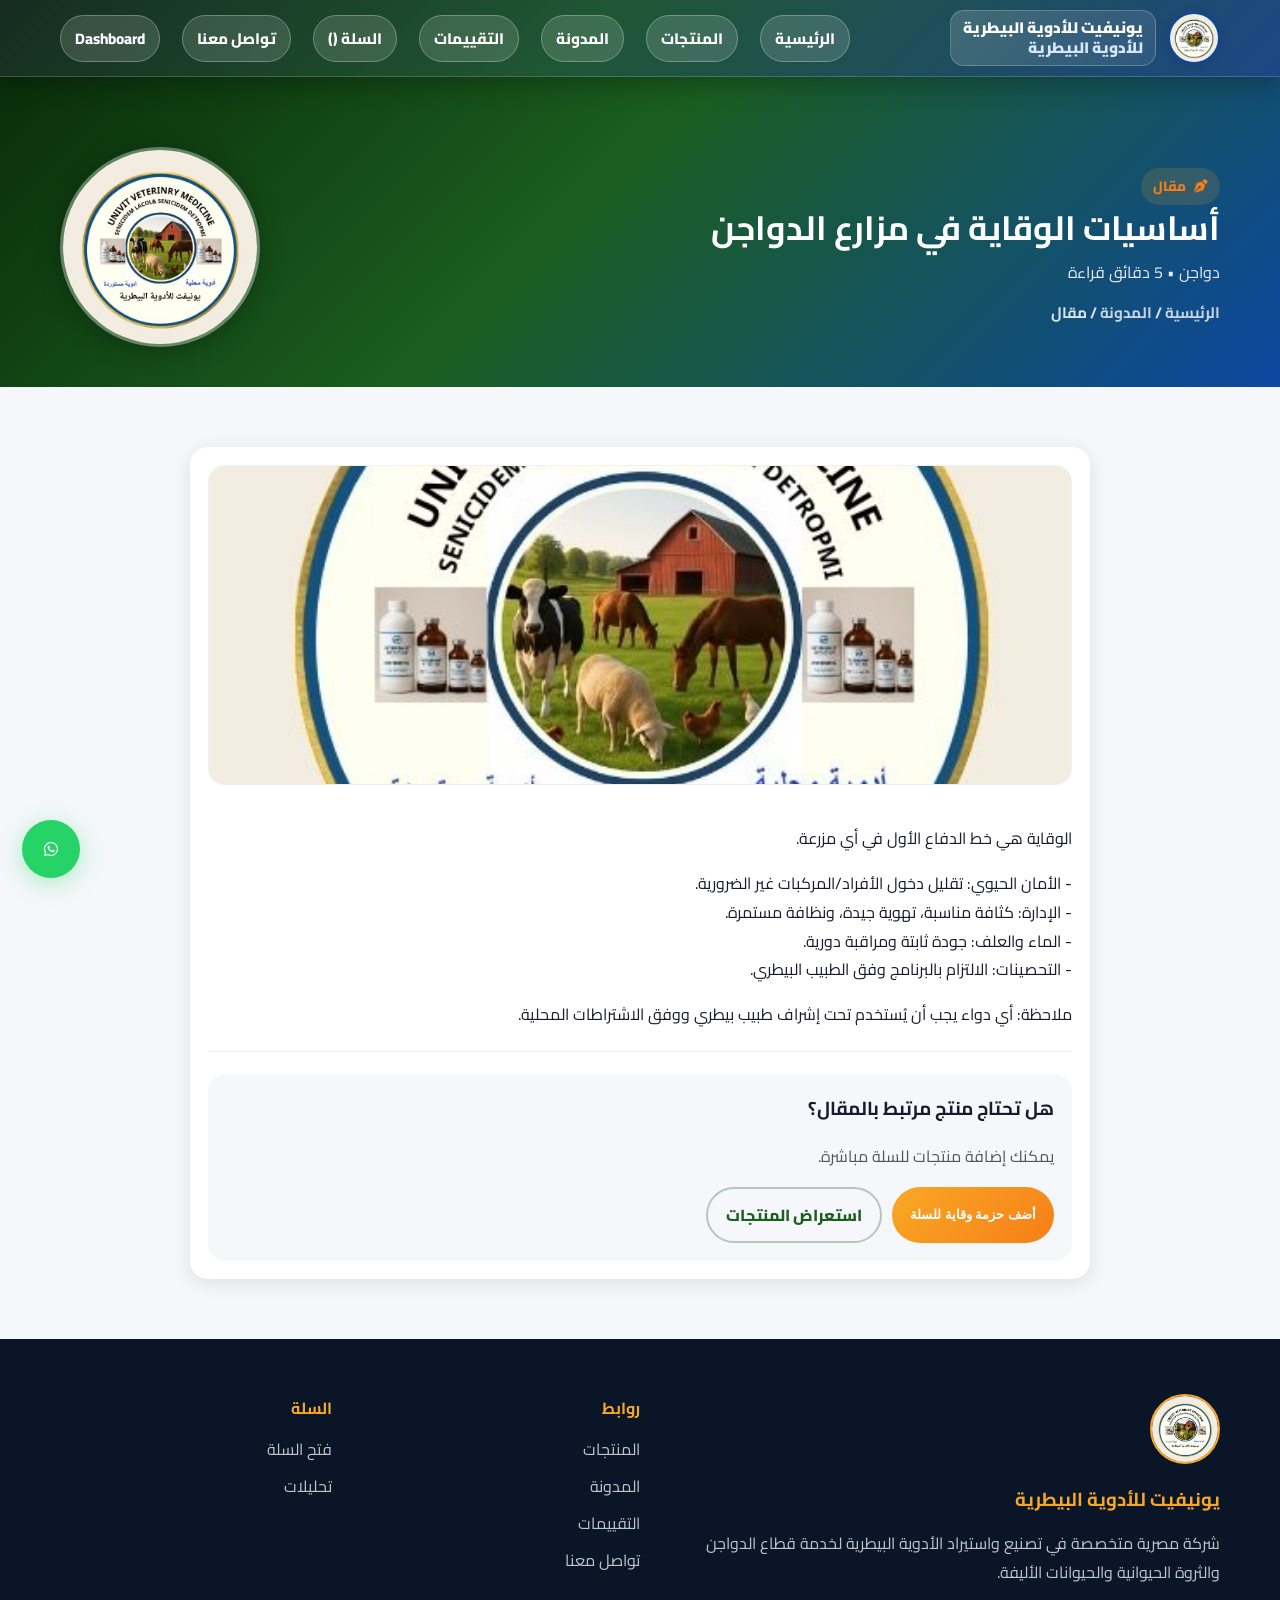
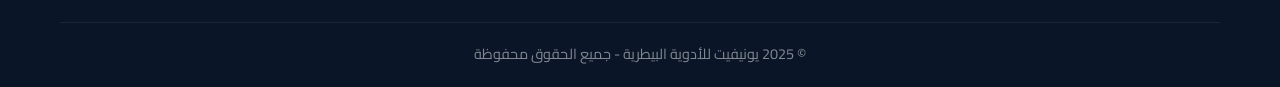
<file: post.html>
<!doctype html>
<html lang="ar" dir="rtl">
  <head>
    <meta charset="UTF-8" />
    <meta name="viewport" content="width=device-width, initial-scale=1.0, viewport-fit=cover" />
    <title>مقال | يونيفيت للأدوية البيطرية</title>
    <link href="https://fonts.googleapis.com/css2?family=Cairo:wght@400;600;700;900&display=swap" rel="stylesheet" />
    <link rel="stylesheet" href="https://cdnjs.cloudflare.com/ajax/libs/font-awesome/6.5.0/css/all.min.css" />
    <link rel="icon" type="image/png" href="logo.png" />
    <link rel="stylesheet" href="assets/site.css" />
  </head>
  <body>
    <nav class="navbar">
      <div class="container">
        <a href="index.html" class="logo">
          <img src="logo.png" alt="لوجو يونيفيت للأدوية البيطرية" class="logo-img" />
          <div class="logo-text">
            <h1>يونيفيت للأدوية البيطرية</h1>
            <span>للأدوية البيطرية</span>
          </div>
        </a>
        <ul class="nav-links" id="navLinks">
          <li><a href="index.html">الرئيسية</a></li>
          <li><a href="products.html">المنتجات</a></li>
          <li><a href="blog.html">المدونة</a></li>
          <li><a href="reviews.html">التقييمات</a></li>
          <li><a href="checkout.html" class="nav-cta">السلة (<span data-cart-count style="display:none"></span>)</a></li>
          <li><a href="contact.html">تواصل معنا</a></li>
          <li><a href="dashboard.html">Dashboard</a></li>
        </ul>
        <div class="hamburger" onclick="toggleMenu()"><i class="fas fa-bars"></i></div>
      </div>
    </nav>

    <header class="page-hero">
      <div class="container"><div class="page-hero-brand"><div class="page-hero-brand-content"><div class="pill"><i class="fa-solid fa-pen-nib"></i> مقال</div>
        <h1 id="postTitle">مقال</h1>
        <p id="postMeta">—</p>
        <div class="breadcrumbs">
          <a href="index.html">الرئيسية</a> / <a href="blog.html">المدونة</a> / <span>مقال</span>
        </div></div><img src="logo.png" alt="يونيفيت" class="page-hero-logo" /></div></div></header>

    <main class="section">
      <div class="container">
        <article class="card" style="max-width: 900px; margin: 0 auto;">
          <div id="postBody" class="muted" style="color: var(--dark-text);">
            جاري تحميل المقال...
          </div>

          <hr style="border:none;border-top:1px solid #eee;margin:22px 0" />

          <div class="grid">
            <div class="card" style="grid-column: span 12; background: var(--light-bg); box-shadow:none;">
              <h3 style="margin-top:0">هل تحتاج منتج مرتبط بالمقال؟</h3>
              <p class="muted">يمكنك إضافة منتجات للسلة مباشرة.</p>
              <div style="display:flex;gap:10px;flex-wrap:wrap">
                <button class="btn btn-primary" data-add-to-cart data-id="blog_bundle_1" data-name="حزمة وقاية (نموذج)" data-category="حزمة" data-price="499">أضف حزمة وقاية للسلة</button>
                <a class="btn btn-outline" href="products.html">استعراض المنتجات</a>
              </div>
            </div>
          </div>
        </article>
      </div>
    </main>

    <footer class="footer">
      <div class="container">
        <div class="footer-grid">
          <div class="footer-about">
            <img src="logo.png" alt="لوجو" class="footer-logo-img" />
            <h3>يونيفيت للأدوية البيطرية</h3>
            <p>شركة مصرية متخصصة في تصنيع واستيراد الأدوية البيطرية لخدمة قطاع الدواجن والثروة الحيوانية والحيوانات الأليفة.</p>
          </div>
          <div class="footer-links">
            <h4>روابط</h4>
            <ul>
              <li><a href="products.html">المنتجات</a></li>
              <li><a href="blog.html">المدونة</a></li>
              <li><a href="reviews.html">التقييمات</a></li>
              <li><a href="contact.html">تواصل معنا</a></li>
            </ul>
          </div>
          <div class="footer-links">
            <h4>السلة</h4>
            <ul>
              <li><a href="checkout.html">فتح السلة</a></li>
              <li><a href="dashboard.html">تحليلات</a></li>
            </ul>
          </div>
        </div>
        <div class="footer-bottom">
          <p>© 2025 يونيفيت للأدوية البيطرية - جميع الحقوق محفوظة</p>
        </div>
      </div>
    </footer>

    <a href="https://wa.me/201008226733" target="_blank" class="whatsapp-float" aria-label="WhatsApp">
      <i class="fab fa-whatsapp"></i>
    </a>

    <script src="assets/site.js"></script>
  </body>
</html>
</file>
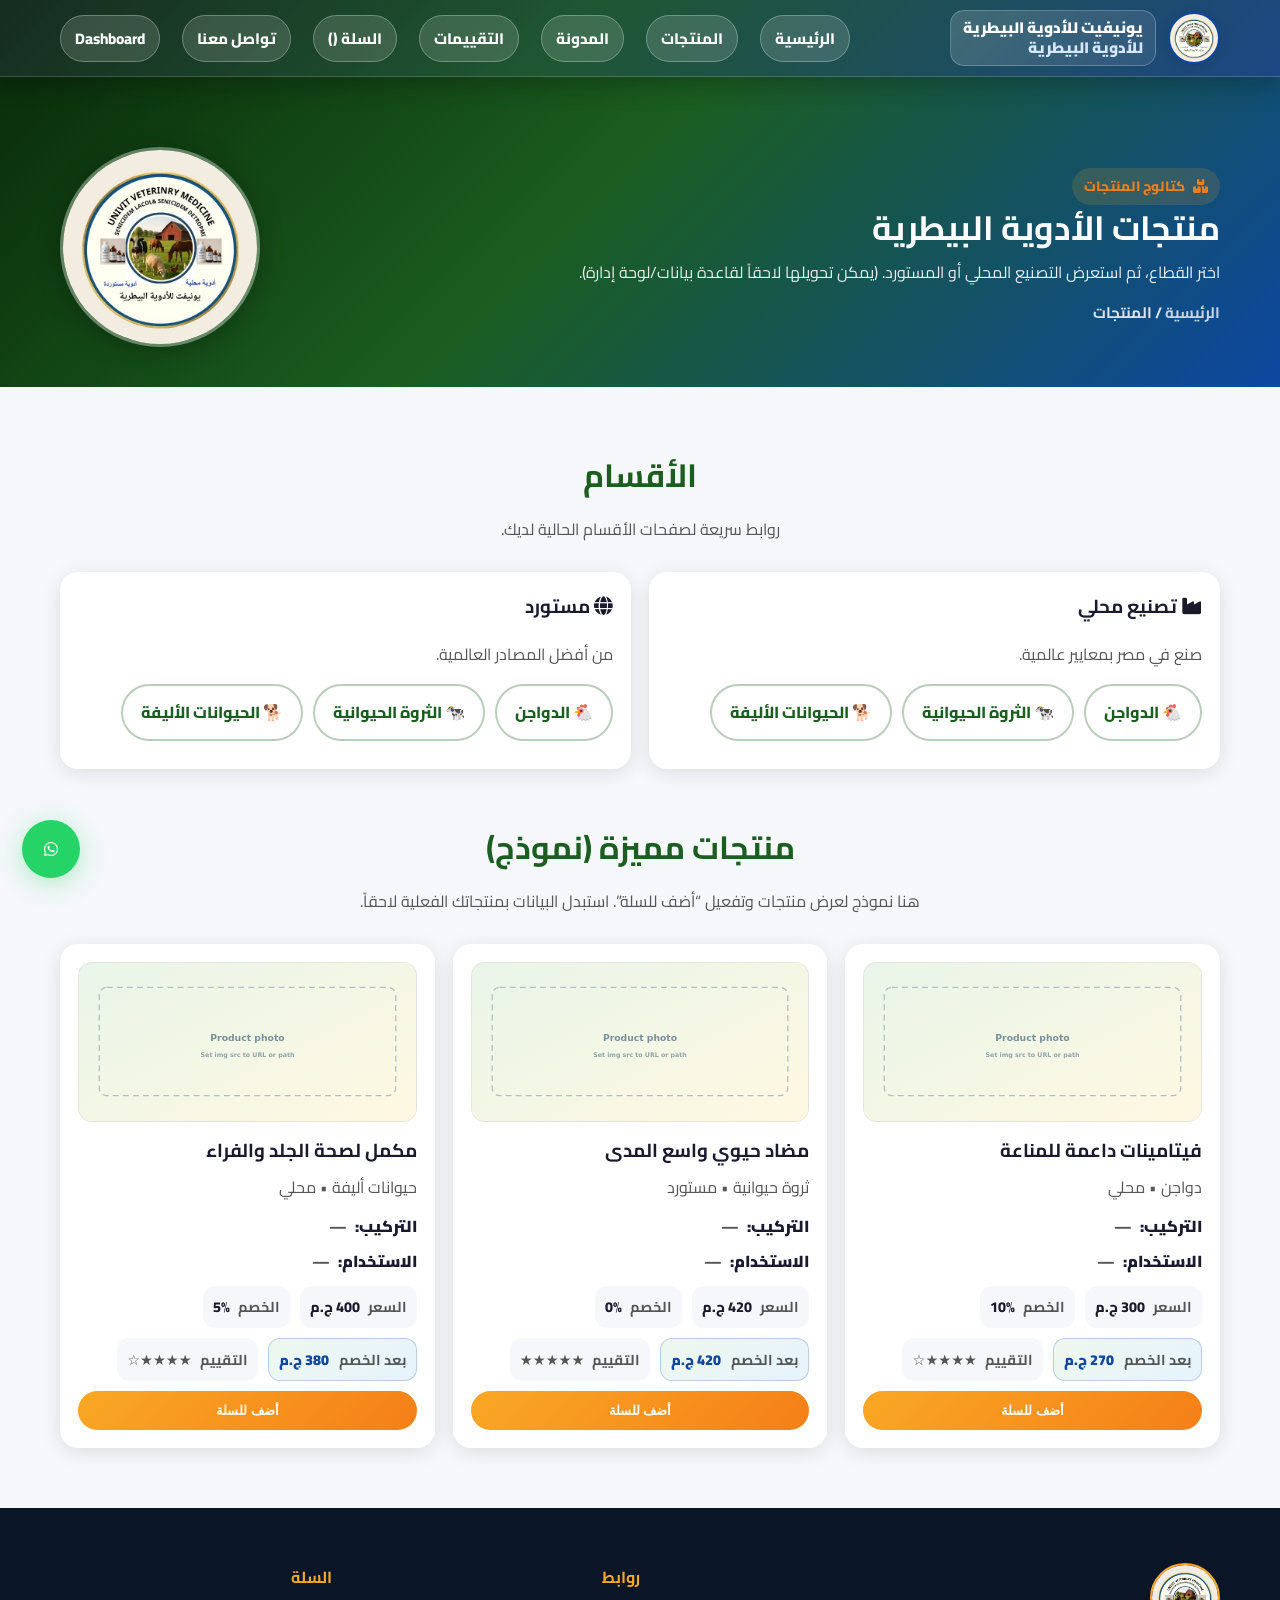
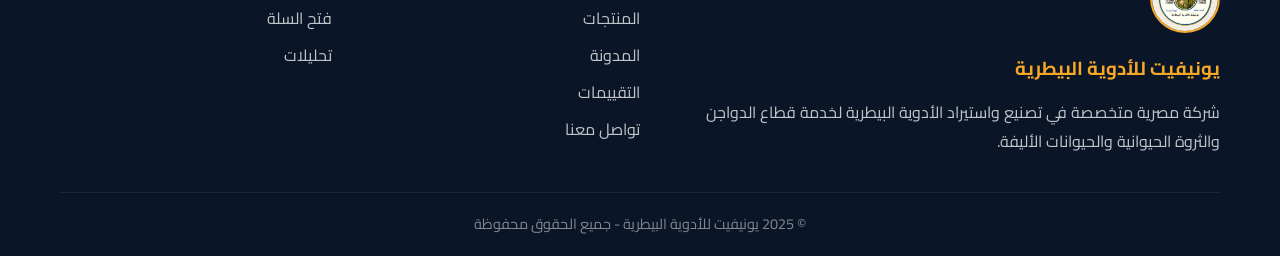
<file: products.html>
<!doctype html>
<html lang="ar" dir="rtl">
  <head>
    <meta charset="UTF-8" />
    <meta name="viewport" content="width=device-width, initial-scale=1.0, viewport-fit=cover" />
    <title>المنتجات | يونيفيت للأدوية البيطرية</title>
    <link href="https://fonts.googleapis.com/css2?family=Cairo:wght@400;600;700;900&display=swap" rel="stylesheet" />
    <link rel="stylesheet" href="https://cdnjs.cloudflare.com/ajax/libs/font-awesome/6.5.0/css/all.min.css" />
    <link rel="icon" type="image/png" href="logo.png" />
    <link rel="stylesheet" href="assets/site.css" />

    
</head>
  <body>
    <nav class="navbar">
      <div class="container">
        <a href="index.html" class="logo">
          <img src="logo.png" alt="لوجو يونيفيت للأدوية البيطرية" class="logo-img" />
          <div class="logo-text">
            <h1>يونيفيت للأدوية البيطرية</h1>
            <span>للأدوية البيطرية</span>
          </div>
        </a>
        <ul class="nav-links" id="navLinks">
          <li><a href="index.html">الرئيسية</a></li>
          <li><a href="products.html">المنتجات</a></li>
          <li><a href="blog.html">المدونة</a></li>
          <li><a href="reviews.html">التقييمات</a></li>
          <li><a href="checkout.html" class="nav-cta">السلة (<span data-cart-count style="display:none"></span>)</a></li>
          <li><a href="contact.html">تواصل معنا</a></li>
          <li><a href="dashboard.html">Dashboard</a></li>
        </ul>
        <div class="hamburger" onclick="toggleMenu()"><i class="fas fa-bars"></i></div>
      </div>
    </nav>

    <header class="page-hero">
      <div class="container">
        <div class="page-hero-brand">
          <div class="page-hero-brand-content">
            <div class="pill"><i class="fa-solid fa-boxes-stacked"></i> كتالوج المنتجات</div>
            <h1>منتجات الأدوية البيطرية</h1>
            <p>اختر القطاع، ثم استعرض التصنيع المحلي أو المستورد. (يمكن تحويلها لاحقاً لقاعدة بيانات/لوحة إدارة).</p>
            <div class="breadcrumbs">
              <a href="index.html">الرئيسية</a> / <span>المنتجات</span>
            </div>
          </div>
          <img src="logo.png" alt="يونيفيت" class="page-hero-logo" />
        </div>
      </div>
    </header>

    <main class="section">
      <div class="container">
        <div class="section-title">
          <h2>الأقسام</h2>
          <p>روابط سريعة لصفحات الأقسام الحالية لديك.</p>
        </div>

        <div class="grid">
          <div class="card" style="grid-column: span 6;">
            <h3><i class="fa-solid fa-industry"></i> تصنيع محلي</h3>
            <p class="muted">صنع في مصر بمعايير عالمية.</p>
            <div class="product-meta">
              <a class="btn btn-outline" href="أدوية الدواجن محلي.html">🐔 الدواجن</a>
              <a class="btn btn-outline" href="أدوية الثروة الحيوانية محلي.html">🐄 الثروة الحيوانية</a>
              <a class="btn btn-outline" href="أدوية الحيوانات الأليفة محلي.html">🐕 الحيوانات الأليفة</a>
            </div>
          </div>

          <div class="card" style="grid-column: span 6;">
            <h3><i class="fa-solid fa-globe"></i> مستورد</h3>
            <p class="muted">من أفضل المصادر العالمية.</p>
            <div class="product-meta">
              <a class="btn btn-outline" href="أدوية الدواجن مستورد.html">🐔 الدواجن</a>
              <a class="btn btn-outline" href="أدوية الثروة الحيوانية مستورد.html">🐄 الثروة الحيوانية</a>
              <a class="btn btn-outline" href="أدوية الحيوانات الأليفة مستورد.html">🐕 الحيوانات الأليفة</a>
            </div>
          </div>
        </div>

        <div class="section-title" style="margin-top:50px">
          <h2>منتجات مميزة (نموذج)</h2>
          <p>هنا نموذج لعرض منتجات وتفعيل “أضف للسلة”. استبدل البيانات بمنتجاتك الفعلية لاحقاً.</p>
        </div>

        <!--
          إضافة منتج جديد (للتاجر):
          1) انسخ كتلة <article class="card product-card"> … </article> كاملة من أسفل هذا التعليق.
          2) غيّر: في <img class="product-img"> ضع رابط الصورة الحقيقية أو مسار ملف (مثل images/x.jpg)، والعنوان <h3>، السطر المميز، التركيب/الاستخدام، أسطر السعر والخصم والتقييم.
          3) سطر «السعر» في الكارت = السعر قبل الخصم؛ «بعد الخصم» يُحسب تلقائياً في الموقع ويُحدَّث زر السلة. على الزر: data-id، data-name، data-category (data-price/data-discount تُحدَّث تلقائياً عند العرض).
          العميل على products.html العادي لا يرى حقول تعديل؛ التعديل السريع من المتصفح (نموذج فقط): افتح نفس الصفحة بإضافة ?admin=1 في نهاية الرابط — لا تشارك هذا الرابط مع العملاء.
        -->
        <div class="grid">
          <article class="card product-card">
            <img class="product-img" src="assets/product-placeholder.svg" alt="صورة المنتج" loading="lazy" />
            <h3>فيتامينات داعمة للمناعة</h3>
            <div class="muted">دواجن • محلي</div>
            <div class="product-fields">
              <div class="field-line"><span class="field-label">التركيب:</span> <span class="field-value">—</span></div>
              <div class="field-line"><span class="field-label">الاستخدام:</span> <span class="field-value">—</span></div>
            </div>
            <div class="product-meta">
              <div class="kv"><span>السعر</span> 300 ج.م</div>
              <div class="kv"><span>الخصم</span> 10%</div>
              <div class="kv"><span>التقييم</span> <span class="stars">★★★★☆</span></div>
            </div>
            <button class="btn btn-primary btn-block" data-add-to-cart data-id="vit_poultry_local_1" data-name="فيتامينات داعمة للمناعة" data-category="دواجن/محلي" data-price="270" data-discount="10">
              أضف للسلة
            </button>
          </article>

          <article class="card product-card">
            <img class="product-img" src="assets/product-placeholder.svg" alt="صورة المنتج" loading="lazy" />
            <h3>مضاد حيوي واسع المدى</h3>
            <div class="muted">ثروة حيوانية • مستورد</div>
            <div class="product-fields">
              <div class="field-line"><span class="field-label">التركيب:</span> <span class="field-value">—</span></div>
              <div class="field-line"><span class="field-label">الاستخدام:</span> <span class="field-value">—</span></div>
            </div>
            <div class="product-meta">
              <div class="kv"><span>السعر</span> 420 ج.م</div>
              <div class="kv"><span>الخصم</span> 0%</div>
              <div class="kv"><span>التقييم</span> <span class="stars">★★★★★</span></div>
            </div>
            <button class="btn btn-primary btn-block" data-add-to-cart data-id="ab_livestock_import_1" data-name="مضاد حيوي واسع المدى" data-category="ثروة/مستورد" data-price="420" data-discount="0">
              أضف للسلة
            </button>
          </article>

          <article class="card product-card">
            <img class="product-img" src="assets/product-placeholder.svg" alt="صورة المنتج" loading="lazy" />
            <h3>مكمل لصحة الجلد والفراء</h3>
            <div class="muted">حيوانات أليفة • محلي</div>
            <div class="product-fields">
              <div class="field-line"><span class="field-label">التركيب:</span> <span class="field-value">—</span></div>
              <div class="field-line"><span class="field-label">الاستخدام:</span> <span class="field-value">—</span></div>
            </div>
            <div class="product-meta">
              <div class="kv"><span>السعر</span> 400 ج.م</div>
              <div class="kv"><span>الخصم</span> 5%</div>
              <div class="kv"><span>التقييم</span> <span class="stars">★★★★☆</span></div>
            </div>
            <button class="btn btn-primary btn-block" data-add-to-cart data-id="pet_skin_local_1" data-name="مكمل لصحة الجلد والفراء" data-category="أليفة/محلي" data-price="380" data-discount="5">
              أضف للسلة
            </button>
          </article>
        </div>
      </div>
    </main>

    <footer class="footer">
      <div class="container">
        <div class="footer-grid">
          <div class="footer-about">
            <img src="logo.png" alt="لوجو" class="footer-logo-img" />
            <h3>يونيفيت للأدوية البيطرية</h3>
            <p>شركة مصرية متخصصة في تصنيع واستيراد الأدوية البيطرية لخدمة قطاع الدواجن والثروة الحيوانية والحيوانات الأليفة.</p>
          </div>
          <div class="footer-links">
            <h4>روابط</h4>
            <ul>
              <li><a href="products.html">المنتجات</a></li>
              <li><a href="blog.html">المدونة</a></li>
              <li><a href="reviews.html">التقييمات</a></li>
              <li><a href="contact.html">تواصل معنا</a></li>
            </ul>
          </div>
          <div class="footer-links">
            <h4>السلة</h4>
            <ul>
              <li><a href="checkout.html">فتح السلة</a></li>
              <li><a href="dashboard.html">تحليلات</a></li>
            </ul>
          </div>
        </div>
        <div class="footer-bottom">
          <p>© 2025 يونيفيت للأدوية البيطرية - جميع الحقوق محفوظة</p>
        </div>
      </div>
    </footer>

    <a href="https://wa.me/201008226733" target="_blank" class="whatsapp-float" aria-label="WhatsApp">
      <i class="fab fa-whatsapp"></i>
    </a>

    <script src="assets/site.js"></script>
  </body>
</html>
</file>
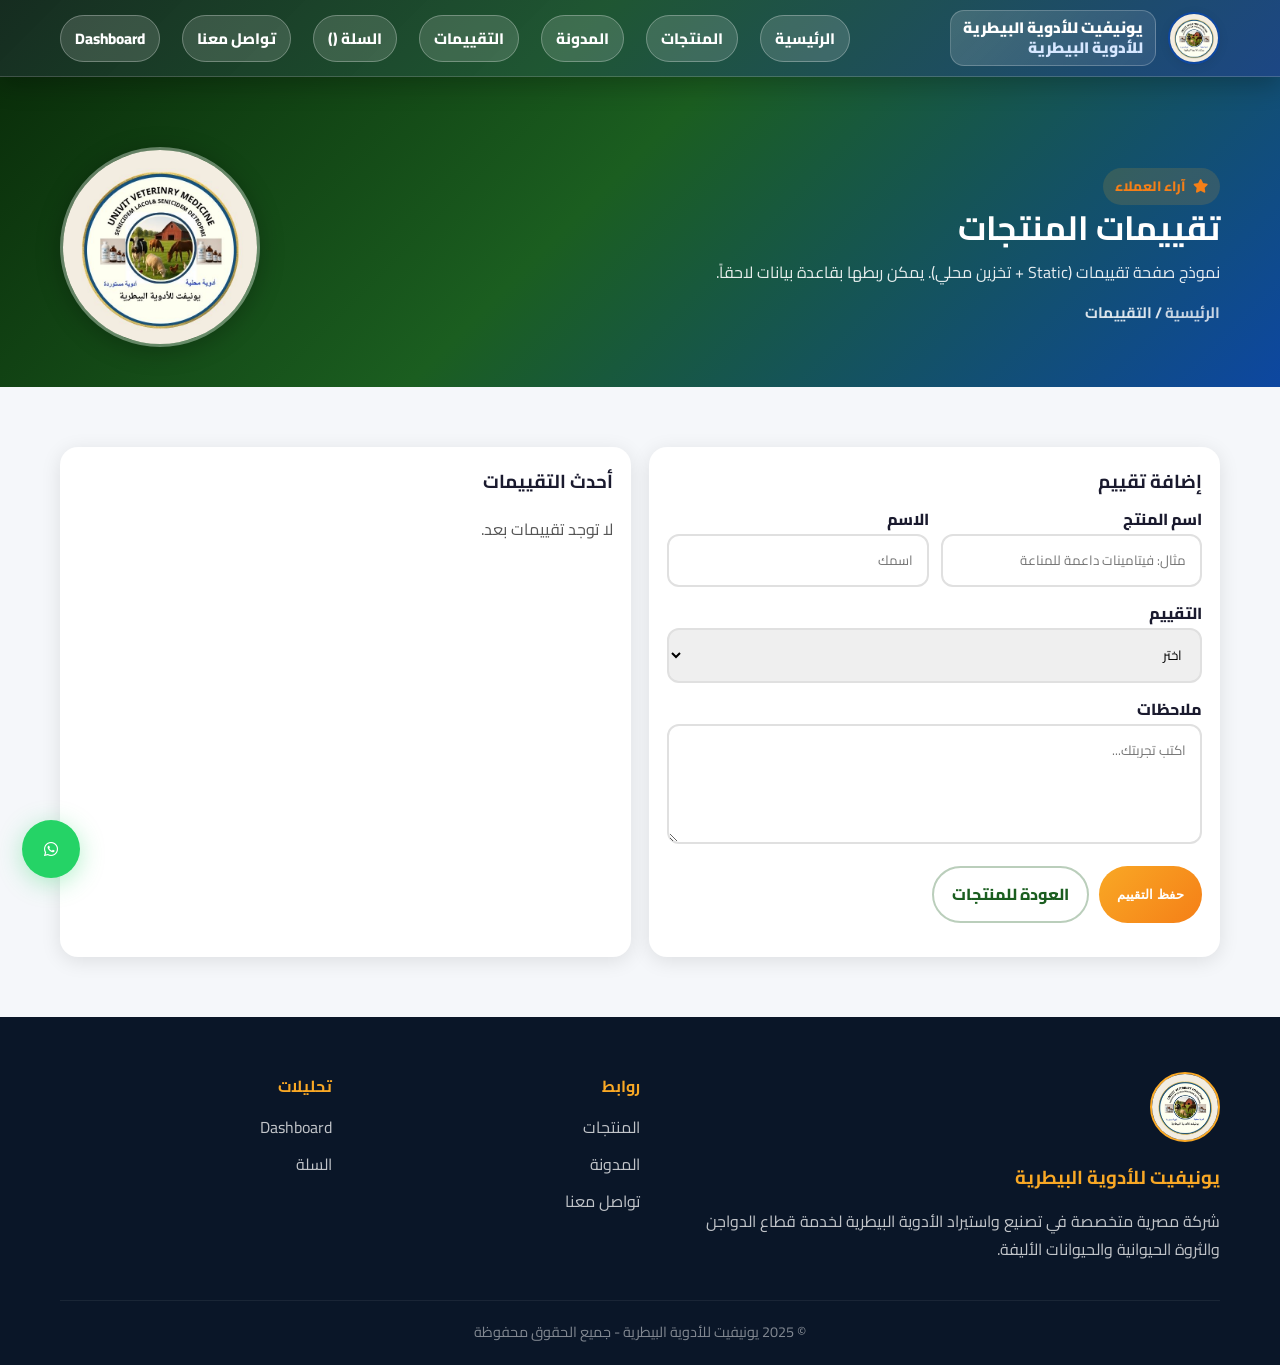
<file: reviews.html>
<!doctype html>
<html lang="ar" dir="rtl">
  <head>
    <meta charset="UTF-8" />
    <meta name="viewport" content="width=device-width, initial-scale=1.0, viewport-fit=cover" />
    <title>تقييمات المنتجات | يونيفيت للأدوية البيطرية</title>
    <link href="https://fonts.googleapis.com/css2?family=Cairo:wght@400;600;700;900&display=swap" rel="stylesheet" />
    <link rel="stylesheet" href="https://cdnjs.cloudflare.com/ajax/libs/font-awesome/6.5.0/css/all.min.css" />
    <link rel="icon" type="image/png" href="logo.png" />
    <link rel="stylesheet" href="assets/site.css" />
  </head>
  <body>
    <nav class="navbar">
      <div class="container">
        <a href="index.html" class="logo">
          <img src="logo.png" alt="لوجو يونيفيت للأدوية البيطرية" class="logo-img" />
          <div class="logo-text">
            <h1>يونيفيت للأدوية البيطرية</h1>
            <span>للأدوية البيطرية</span>
          </div>
        </a>
        <ul class="nav-links" id="navLinks">
          <li><a href="index.html">الرئيسية</a></li>
          <li><a href="products.html">المنتجات</a></li>
          <li><a href="blog.html">المدونة</a></li>
          <li><a href="reviews.html">التقييمات</a></li>
          <li><a href="checkout.html" class="nav-cta">السلة (<span data-cart-count style="display:none"></span>)</a></li>
          <li><a href="contact.html">تواصل معنا</a></li>
          <li><a href="dashboard.html">Dashboard</a></li>
        </ul>
        <div class="hamburger" onclick="toggleMenu()"><i class="fas fa-bars"></i></div>
      </div>
    </nav>

    <header class="page-hero">
      <div class="container"><div class="page-hero-brand"><div class="page-hero-brand-content"><div class="pill"><i class="fa-solid fa-star"></i> آراء العملاء</div>
        <h1>تقييمات المنتجات</h1>
        <p>نموذج صفحة تقييمات (Static + تخزين محلي). يمكن ربطها بقاعدة بيانات لاحقاً.</p>
        <div class="breadcrumbs">
          <a href="index.html">الرئيسية</a> / <span>التقييمات</span>
        </div></div><img src="logo.png" alt="يونيفيت" class="page-hero-logo" /></div></div></header>

    <main class="section">
      <div class="container">
        <div class="grid">
          <section class="card" style="grid-column: span 6;">
            <h3 style="margin-top:0">إضافة تقييم</h3>
            <form id="reviewForm">
              <div style="display:grid;grid-template-columns:1fr 1fr;gap:12px">
                <div>
                  <label style="font-weight:800">اسم المنتج</label>
                  <input required name="product" style="width:100%;padding:12px 14px;border:2px solid #e0e0e0;border-radius:12px;font-family:inherit" placeholder="مثال: فيتامينات داعمة للمناعة" />
                </div>
                <div>
                  <label style="font-weight:800">الاسم</label>
                  <input required name="name" style="width:100%;padding:12px 14px;border:2px solid #e0e0e0;border-radius:12px;font-family:inherit" placeholder="اسمك" />
                </div>
              </div>
              <div style="margin-top:12px">
                <label style="font-weight:800">التقييم</label>
                <select required name="rating" style="width:100%;padding:12px 14px;border:2px solid #e0e0e0;border-radius:12px;font-family:inherit">
                  <option value="">اختر</option>
                  <option value="5">★★★★★ (5)</option>
                  <option value="4">★★★★☆ (4)</option>
                  <option value="3">★★★☆☆ (3)</option>
                  <option value="2">★★☆☆☆ (2)</option>
                  <option value="1">★☆☆☆☆ (1)</option>
                </select>
              </div>
              <div style="margin-top:12px">
                <label style="font-weight:800">ملاحظات</label>
                <textarea required name="text" style="width:100%;padding:12px 14px;border:2px solid #e0e0e0;border-radius:12px;font-family:inherit;min-height:120px" placeholder="اكتب تجربتك..."></textarea>
              </div>
              <div style="display:flex;gap:10px;flex-wrap:wrap;margin-top:14px">
                <button class="btn btn-primary" type="submit">حفظ التقييم</button>
                <a class="btn btn-outline" href="products.html">العودة للمنتجات</a>
              </div>
              <p id="reviewResult" class="muted" style="margin-top:12px"></p>
            </form>
          </section>

          <section class="card" style="grid-column: span 6;">
            <h3 style="margin-top:0">أحدث التقييمات</h3>
            <div id="reviewsList" class="muted">—</div>
          </section>
        </div>
      </div>
    </main>

    <footer class="footer">
      <div class="container">
        <div class="footer-grid">
          <div class="footer-about">
            <img src="logo.png" alt="لوجو" class="footer-logo-img" />
            <h3>يونيفيت للأدوية البيطرية</h3>
            <p>شركة مصرية متخصصة في تصنيع واستيراد الأدوية البيطرية لخدمة قطاع الدواجن والثروة الحيوانية والحيوانات الأليفة.</p>
          </div>
          <div class="footer-links">
            <h4>روابط</h4>
            <ul>
              <li><a href="products.html">المنتجات</a></li>
              <li><a href="blog.html">المدونة</a></li>
              <li><a href="contact.html">تواصل معنا</a></li>
            </ul>
          </div>
          <div class="footer-links">
            <h4>تحليلات</h4>
            <ul>
              <li><a href="dashboard.html">Dashboard</a></li>
              <li><a href="checkout.html">السلة</a></li>
            </ul>
          </div>
        </div>
        <div class="footer-bottom">
          <p>© 2025 يونيفيت للأدوية البيطرية - جميع الحقوق محفوظة</p>
        </div>
      </div>
    </footer>

    <a href="https://wa.me/201008226733" target="_blank" class="whatsapp-float" aria-label="WhatsApp">
      <i class="fab fa-whatsapp"></i>
    </a>

    <script src="assets/site.js"></script>
    <script>
      const KEY = 'eivp_reviews_v1';
      const listEl = document.getElementById('reviewsList');
      const resultEl = document.getElementById('reviewResult');

      function readReviews() {
        try {
          const raw = localStorage.getItem(KEY);
          const arr = raw ? JSON.parse(raw) : [];
          return Array.isArray(arr) ? arr : [];
        } catch {
          return [];
        }
      }

      function writeReviews(arr) {
        localStorage.setItem(KEY, JSON.stringify(arr));
      }

      function stars(n) {
        const full = '★'.repeat(n);
        const empty = '☆'.repeat(5 - n);
        return `<span class="stars">${full}${empty}</span>`;
      }

      function render() {
        const items = readReviews().slice().reverse();
        if (!items.length) {
          listEl.innerHTML = '<p class="muted">لا توجد تقييمات بعد.</p>';
          return;
        }
        listEl.innerHTML = items
          .slice(0, 10)
          .map(
            (x) => `
              <div class="card" style="box-shadow:none;background:var(--light-bg);margin-bottom:12px">
                <div style="display:flex;justify-content:space-between;gap:10px;flex-wrap:wrap">
                  <div><strong>${x.product}</strong> — ${stars(Number(x.rating) || 0)}</div>
                  <div class="muted">${new Date(x.at).toLocaleString('ar-EG')}</div>
                </div>
                <div class="muted" style="margin-top:8px">${x.text}</div>
                <div class="muted" style="margin-top:8px"><strong>بواسطة:</strong> ${x.name}</div>
              </div>
            `
          )
          .join('');
      }

      document.getElementById('reviewForm').addEventListener('submit', (e) => {
        e.preventDefault();
        const data = new FormData(e.target);
        const payload = Object.fromEntries(data.entries());
        const arr = readReviews();
        arr.push({ ...payload, at: new Date().toISOString() });
        writeReviews(arr);
        resultEl.textContent = '✅ تم حفظ التقييم محلياً.';
        e.target.reset();
        render();
      });

      render();
    </script>
  </body>
</html>
</file>
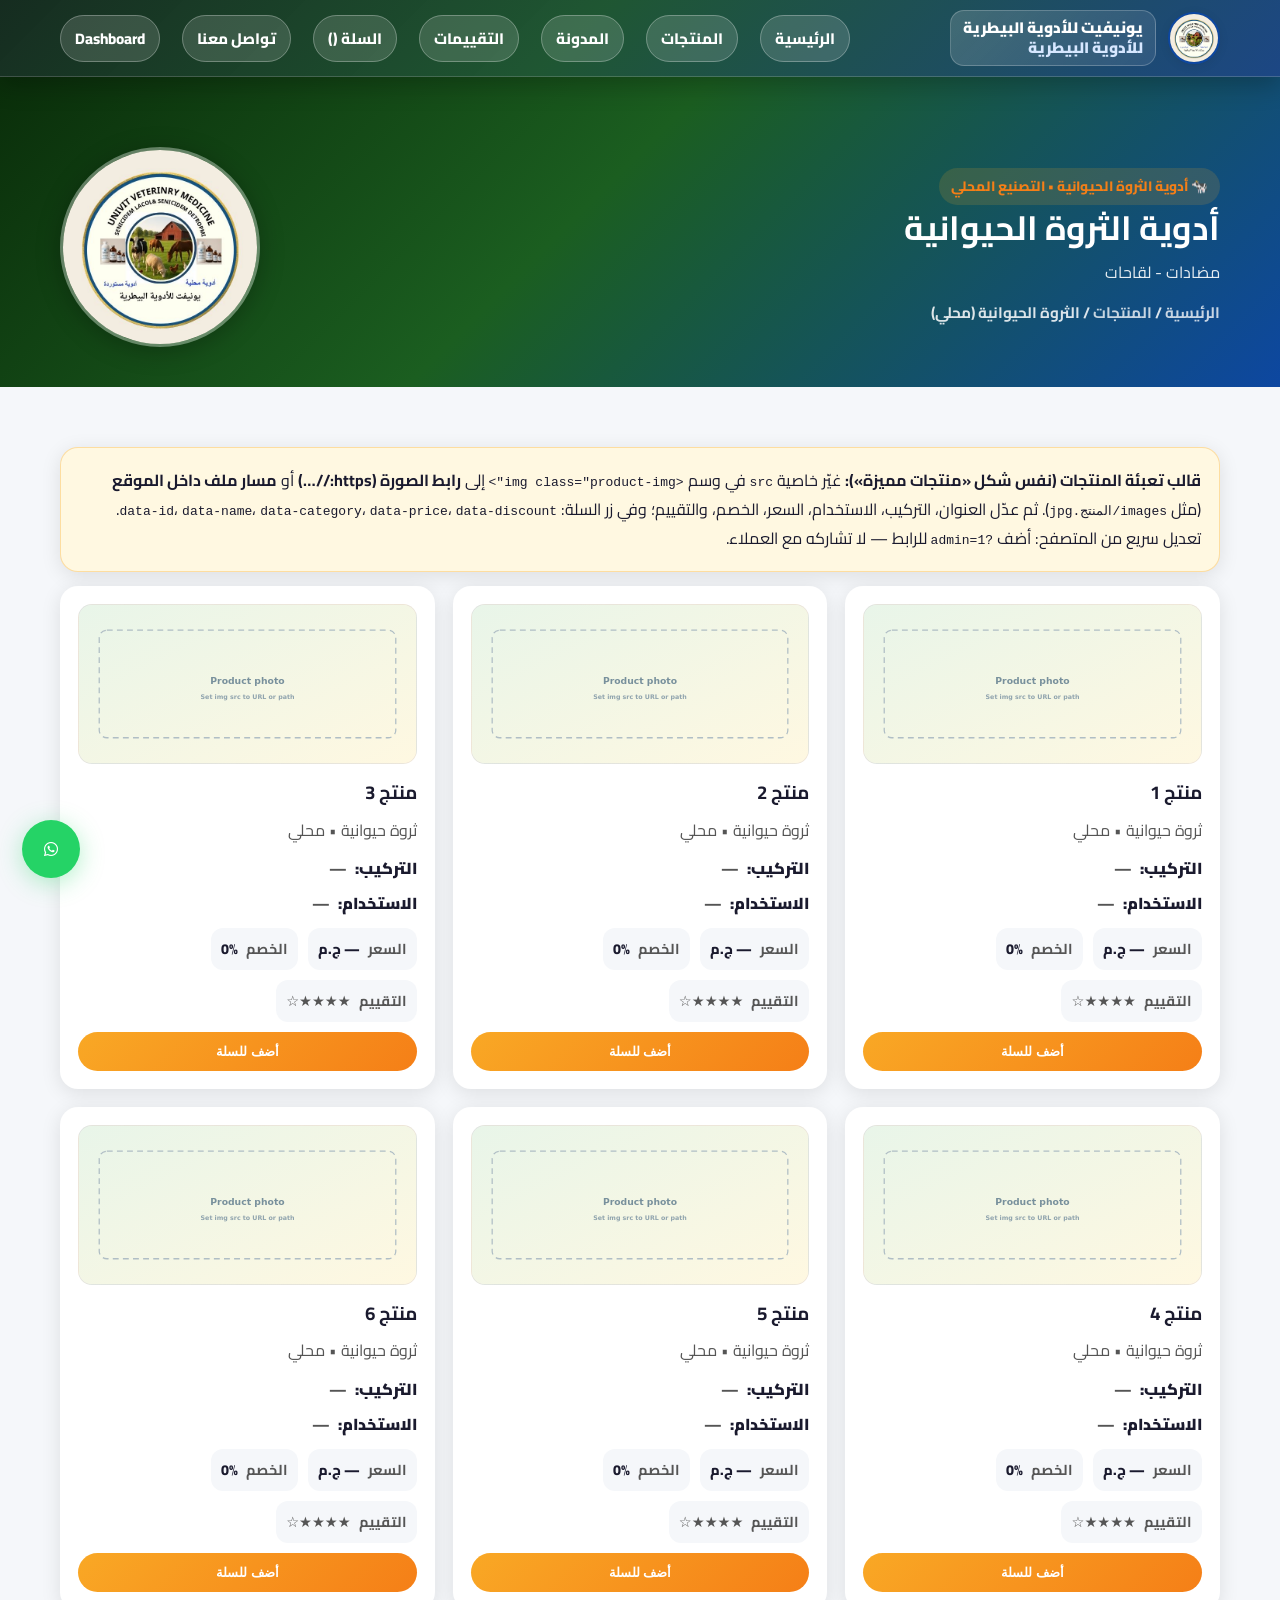
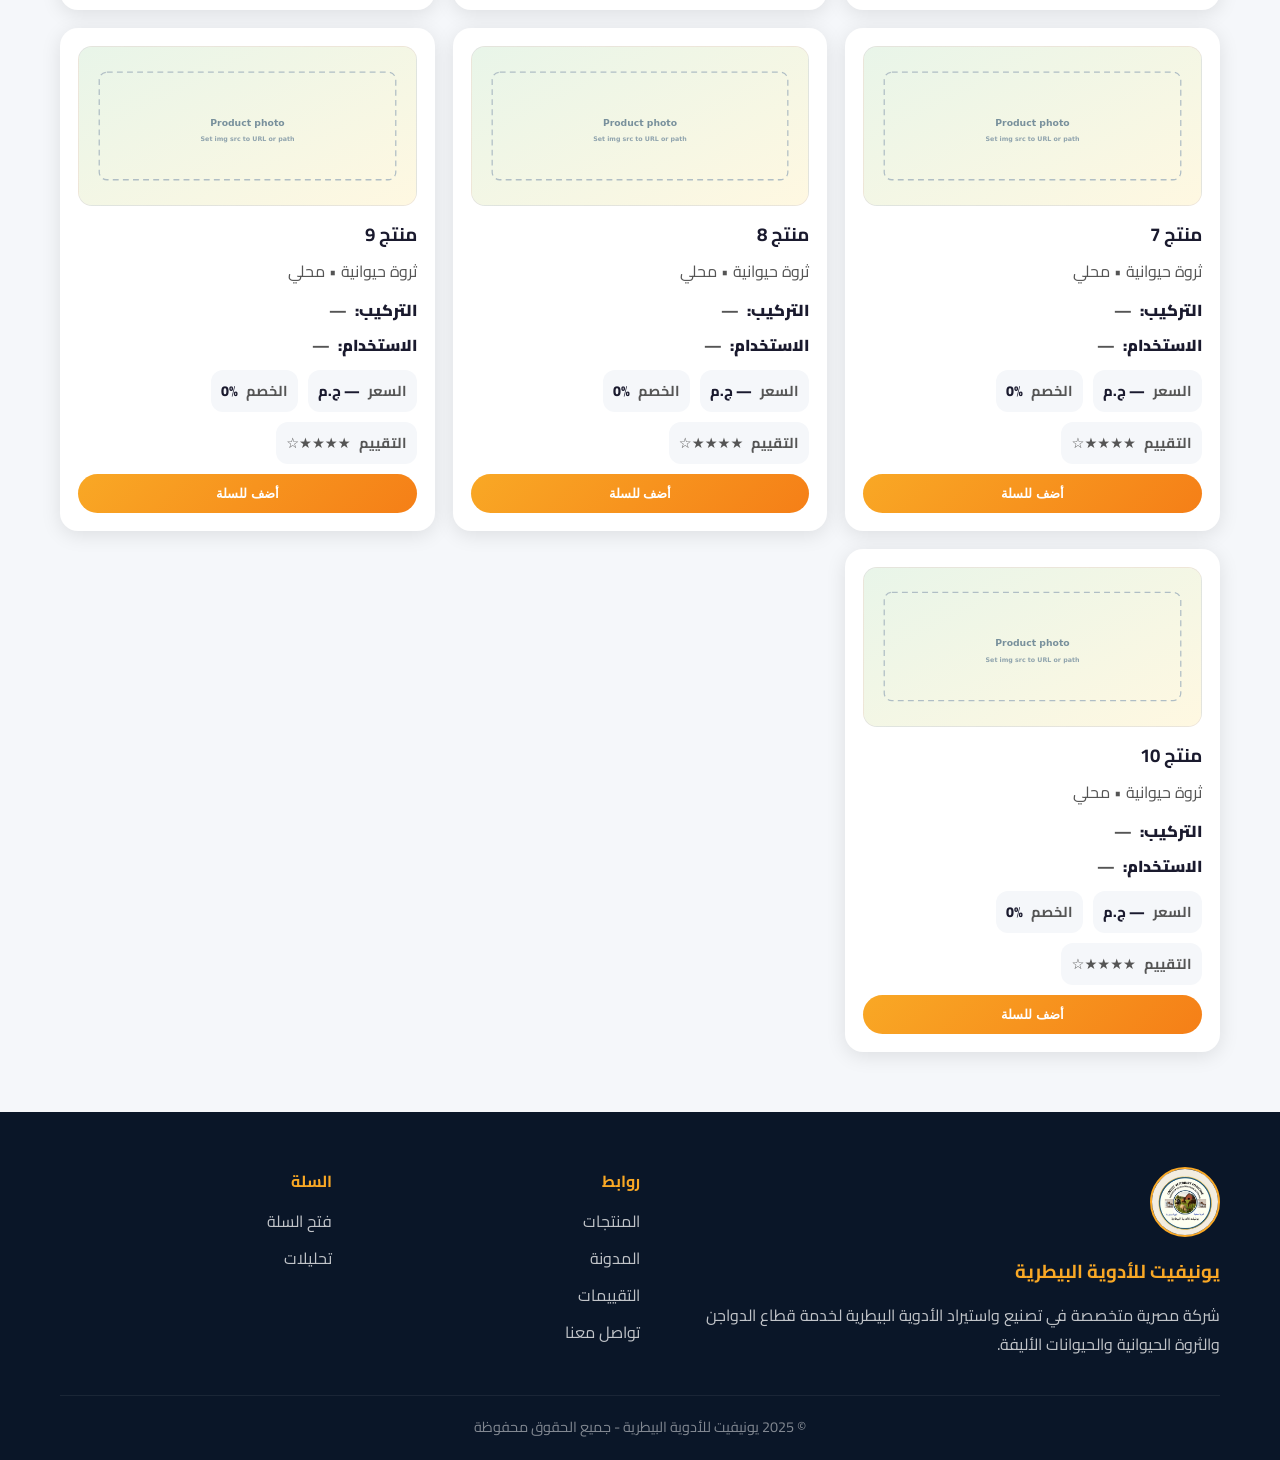
<file: أدوية الثروة الحيوانية محلي.html>
<!DOCTYPE html>
<html lang="ar" dir="rtl">
<head>
<meta charset="UTF-8">
<meta name="viewport" content="width=device-width, initial-scale=1.0, viewport-fit=cover" />
<title>أدوية الثروة الحيوانية</title>
<link href="https://fonts.googleapis.com/css2?family=Cairo:wght@400;600;700;900&display=swap" rel="stylesheet" />
<link rel="stylesheet" href="https://cdnjs.cloudflare.com/ajax/libs/font-awesome/6.5.0/css/all.min.css" />
<link rel="icon" type="image/png" href="logo.png" />
<link rel="stylesheet" href="assets/site.css" />

</head>
<body>

<nav class="navbar">
  <div class="container">
    <a href="index.html" class="logo">
      <img src="logo.png" alt="لوجو يونيفيت للأدوية البيطرية" class="logo-img" />
      <div class="logo-text">
        <h1>يونيفيت للأدوية البيطرية</h1>
        <span>للأدوية البيطرية</span>
      </div>
    </a>
    <ul class="nav-links" id="navLinks">
      <li><a href="index.html">الرئيسية</a></li>
      <li><a href="products.html">المنتجات</a></li>
      <li><a href="blog.html">المدونة</a></li>
      <li><a href="reviews.html">التقييمات</a></li>
      <li><a href="checkout.html" class="nav-cta">السلة (<span data-cart-count style="display:none"></span>)</a></li>
      <li><a href="contact.html">تواصل معنا</a></li>
      <li><a href="dashboard.html">Dashboard</a></li>
    </ul>
    <div class="hamburger" onclick="toggleMenu()"><i class="fas fa-bars"></i></div>
  </div>
</nav>

    <header class="page-hero">
      <div class="container">
        <div class="page-hero-brand">
          <div class="page-hero-brand-content">
            <div class="pill">🐄 أدوية الثروة الحيوانية • التصنيع المحلي</div>
            <h1>أدوية الثروة الحيوانية</h1>
            <p>مضادات - لقاحات</p>
            <div class="breadcrumbs">
              <a href="index.html">الرئيسية</a> / <a href="products.html">المنتجات</a> / <span>الثروة الحيوانية (محلي)</span>
            </div>
          </div>
          <img src="logo.png" alt="يونيفيت" class="page-hero-logo" />
        </div>
      </div>
    </header>

<main class="section">
  <div class="container">
    <div class="card" style="grid-column:span 12;background:#fff8e1;border:1px solid rgba(249,168,37,.35);margin-bottom:14px">
      <strong>قالب تعبئة المنتجات (نفس شكل «منتجات مميزة»):</strong>
      غيّر خاصية <code>src</code> في وسم <code>&lt;img class="product-img"&gt;</code> إلى <strong>رابط الصورة (https://…)</strong> أو <strong>مسار ملف داخل الموقع</strong> (مثل <code>images/المنتج.jpg</code>).
      ثم عدّل العنوان، التركيب، الاستخدام، السعر، الخصم، والتقييم؛ وفي زر السلة: <code>data-id</code>، <code>data-name</code>، <code>data-category</code>، <code>data-price</code>، <code>data-discount</code>.
      تعديل سريع من المتصفح: أضف <code>?admin=1</code> للرابط — لا تشاركه مع العملاء.
    </div>
    <div class="grid">

          <article class="card product-card">
            <img class="product-img" src="assets/product-placeholder.svg" alt="صورة المنتج" loading="lazy" />
            <h3>منتج 1</h3>
            <div class="muted">ثروة حيوانية • محلي</div>
            <div class="product-fields">
              <div class="field-line"><span class="field-label">التركيب:</span> <span class="field-value">—</span></div>
              <div class="field-line"><span class="field-label">الاستخدام:</span> <span class="field-value">—</span></div>
            </div>
            <div class="product-meta">
              <div class="kv"><span>السعر</span> — ج.م</div>
              <div class="kv"><span>الخصم</span> 0%</div>
              <div class="kv"><span>التقييم</span> <span class="stars">★★★★☆</span></div>
            </div>
            <button class="btn btn-primary btn-block" data-add-to-cart data-id="livestock_local_1" data-name="منتج 1" data-category="ثروة/محلي" data-price="0" data-discount="0">أضف للسلة</button>
          </article>

          <article class="card product-card">
            <img class="product-img" src="assets/product-placeholder.svg" alt="صورة المنتج" loading="lazy" />
            <h3>منتج 2</h3>
            <div class="muted">ثروة حيوانية • محلي</div>
            <div class="product-fields">
              <div class="field-line"><span class="field-label">التركيب:</span> <span class="field-value">—</span></div>
              <div class="field-line"><span class="field-label">الاستخدام:</span> <span class="field-value">—</span></div>
            </div>
            <div class="product-meta">
              <div class="kv"><span>السعر</span> — ج.م</div>
              <div class="kv"><span>الخصم</span> 0%</div>
              <div class="kv"><span>التقييم</span> <span class="stars">★★★★☆</span></div>
            </div>
            <button class="btn btn-primary btn-block" data-add-to-cart data-id="livestock_local_2" data-name="منتج 2" data-category="ثروة/محلي" data-price="0" data-discount="0">أضف للسلة</button>
          </article>

          <article class="card product-card">
            <img class="product-img" src="assets/product-placeholder.svg" alt="صورة المنتج" loading="lazy" />
            <h3>منتج 3</h3>
            <div class="muted">ثروة حيوانية • محلي</div>
            <div class="product-fields">
              <div class="field-line"><span class="field-label">التركيب:</span> <span class="field-value">—</span></div>
              <div class="field-line"><span class="field-label">الاستخدام:</span> <span class="field-value">—</span></div>
            </div>
            <div class="product-meta">
              <div class="kv"><span>السعر</span> — ج.م</div>
              <div class="kv"><span>الخصم</span> 0%</div>
              <div class="kv"><span>التقييم</span> <span class="stars">★★★★☆</span></div>
            </div>
            <button class="btn btn-primary btn-block" data-add-to-cart data-id="livestock_local_3" data-name="منتج 3" data-category="ثروة/محلي" data-price="0" data-discount="0">أضف للسلة</button>
          </article>

          <article class="card product-card">
            <img class="product-img" src="assets/product-placeholder.svg" alt="صورة المنتج" loading="lazy" />
            <h3>منتج 4</h3>
            <div class="muted">ثروة حيوانية • محلي</div>
            <div class="product-fields">
              <div class="field-line"><span class="field-label">التركيب:</span> <span class="field-value">—</span></div>
              <div class="field-line"><span class="field-label">الاستخدام:</span> <span class="field-value">—</span></div>
            </div>
            <div class="product-meta">
              <div class="kv"><span>السعر</span> — ج.م</div>
              <div class="kv"><span>الخصم</span> 0%</div>
              <div class="kv"><span>التقييم</span> <span class="stars">★★★★☆</span></div>
            </div>
            <button class="btn btn-primary btn-block" data-add-to-cart data-id="livestock_local_4" data-name="منتج 4" data-category="ثروة/محلي" data-price="0" data-discount="0">أضف للسلة</button>
          </article>

          <article class="card product-card">
            <img class="product-img" src="assets/product-placeholder.svg" alt="صورة المنتج" loading="lazy" />
            <h3>منتج 5</h3>
            <div class="muted">ثروة حيوانية • محلي</div>
            <div class="product-fields">
              <div class="field-line"><span class="field-label">التركيب:</span> <span class="field-value">—</span></div>
              <div class="field-line"><span class="field-label">الاستخدام:</span> <span class="field-value">—</span></div>
            </div>
            <div class="product-meta">
              <div class="kv"><span>السعر</span> — ج.م</div>
              <div class="kv"><span>الخصم</span> 0%</div>
              <div class="kv"><span>التقييم</span> <span class="stars">★★★★☆</span></div>
            </div>
            <button class="btn btn-primary btn-block" data-add-to-cart data-id="livestock_local_5" data-name="منتج 5" data-category="ثروة/محلي" data-price="0" data-discount="0">أضف للسلة</button>
          </article>

          <article class="card product-card">
            <img class="product-img" src="assets/product-placeholder.svg" alt="صورة المنتج" loading="lazy" />
            <h3>منتج 6</h3>
            <div class="muted">ثروة حيوانية • محلي</div>
            <div class="product-fields">
              <div class="field-line"><span class="field-label">التركيب:</span> <span class="field-value">—</span></div>
              <div class="field-line"><span class="field-label">الاستخدام:</span> <span class="field-value">—</span></div>
            </div>
            <div class="product-meta">
              <div class="kv"><span>السعر</span> — ج.م</div>
              <div class="kv"><span>الخصم</span> 0%</div>
              <div class="kv"><span>التقييم</span> <span class="stars">★★★★☆</span></div>
            </div>
            <button class="btn btn-primary btn-block" data-add-to-cart data-id="livestock_local_6" data-name="منتج 6" data-category="ثروة/محلي" data-price="0" data-discount="0">أضف للسلة</button>
          </article>

          <article class="card product-card">
            <img class="product-img" src="assets/product-placeholder.svg" alt="صورة المنتج" loading="lazy" />
            <h3>منتج 7</h3>
            <div class="muted">ثروة حيوانية • محلي</div>
            <div class="product-fields">
              <div class="field-line"><span class="field-label">التركيب:</span> <span class="field-value">—</span></div>
              <div class="field-line"><span class="field-label">الاستخدام:</span> <span class="field-value">—</span></div>
            </div>
            <div class="product-meta">
              <div class="kv"><span>السعر</span> — ج.م</div>
              <div class="kv"><span>الخصم</span> 0%</div>
              <div class="kv"><span>التقييم</span> <span class="stars">★★★★☆</span></div>
            </div>
            <button class="btn btn-primary btn-block" data-add-to-cart data-id="livestock_local_7" data-name="منتج 7" data-category="ثروة/محلي" data-price="0" data-discount="0">أضف للسلة</button>
          </article>

          <article class="card product-card">
            <img class="product-img" src="assets/product-placeholder.svg" alt="صورة المنتج" loading="lazy" />
            <h3>منتج 8</h3>
            <div class="muted">ثروة حيوانية • محلي</div>
            <div class="product-fields">
              <div class="field-line"><span class="field-label">التركيب:</span> <span class="field-value">—</span></div>
              <div class="field-line"><span class="field-label">الاستخدام:</span> <span class="field-value">—</span></div>
            </div>
            <div class="product-meta">
              <div class="kv"><span>السعر</span> — ج.م</div>
              <div class="kv"><span>الخصم</span> 0%</div>
              <div class="kv"><span>التقييم</span> <span class="stars">★★★★☆</span></div>
            </div>
            <button class="btn btn-primary btn-block" data-add-to-cart data-id="livestock_local_8" data-name="منتج 8" data-category="ثروة/محلي" data-price="0" data-discount="0">أضف للسلة</button>
          </article>

          <article class="card product-card">
            <img class="product-img" src="assets/product-placeholder.svg" alt="صورة المنتج" loading="lazy" />
            <h3>منتج 9</h3>
            <div class="muted">ثروة حيوانية • محلي</div>
            <div class="product-fields">
              <div class="field-line"><span class="field-label">التركيب:</span> <span class="field-value">—</span></div>
              <div class="field-line"><span class="field-label">الاستخدام:</span> <span class="field-value">—</span></div>
            </div>
            <div class="product-meta">
              <div class="kv"><span>السعر</span> — ج.م</div>
              <div class="kv"><span>الخصم</span> 0%</div>
              <div class="kv"><span>التقييم</span> <span class="stars">★★★★☆</span></div>
            </div>
            <button class="btn btn-primary btn-block" data-add-to-cart data-id="livestock_local_9" data-name="منتج 9" data-category="ثروة/محلي" data-price="0" data-discount="0">أضف للسلة</button>
          </article>

          <article class="card product-card">
            <img class="product-img" src="assets/product-placeholder.svg" alt="صورة المنتج" loading="lazy" />
            <h3>منتج 10</h3>
            <div class="muted">ثروة حيوانية • محلي</div>
            <div class="product-fields">
              <div class="field-line"><span class="field-label">التركيب:</span> <span class="field-value">—</span></div>
              <div class="field-line"><span class="field-label">الاستخدام:</span> <span class="field-value">—</span></div>
            </div>
            <div class="product-meta">
              <div class="kv"><span>السعر</span> — ج.م</div>
              <div class="kv"><span>الخصم</span> 0%</div>
              <div class="kv"><span>التقييم</span> <span class="stars">★★★★☆</span></div>
            </div>
            <button class="btn btn-primary btn-block" data-add-to-cart data-id="livestock_local_10" data-name="منتج 10" data-category="ثروة/محلي" data-price="0" data-discount="0">أضف للسلة</button>
          </article>

</div>

</div>
</main>

<footer class="footer">
  <div class="container">
    <div class="footer-grid">
      <div class="footer-about">
        <img src="logo.png" alt="لوجو" class="footer-logo-img" />
        <h3>يونيفيت للأدوية البيطرية</h3>
        <p>شركة مصرية متخصصة في تصنيع واستيراد الأدوية البيطرية لخدمة قطاع الدواجن والثروة الحيوانية والحيوانات الأليفة.</p>
      </div>
      <div class="footer-links">
        <h4>روابط</h4>
        <ul>
          <li><a href="products.html">المنتجات</a></li>
          <li><a href="blog.html">المدونة</a></li>
          <li><a href="reviews.html">التقييمات</a></li>
          <li><a href="contact.html">تواصل معنا</a></li>
        </ul>
      </div>
      <div class="footer-links">
        <h4>السلة</h4>
        <ul>
          <li><a href="checkout.html">فتح السلة</a></li>
          <li><a href="dashboard.html">تحليلات</a></li>
        </ul>
      </div>
    </div>
    <div class="footer-bottom">
      <p>© 2025 يونيفيت للأدوية البيطرية - جميع الحقوق محفوظة</p>
    </div>
  </div>
</footer>

<a href="https://wa.me/201008226733" target="_blank" class="whatsapp-float" aria-label="WhatsApp">
  <i class="fab fa-whatsapp"></i>
</a>

<script src="assets/site.js"></script>

</body>
</html>
</file>
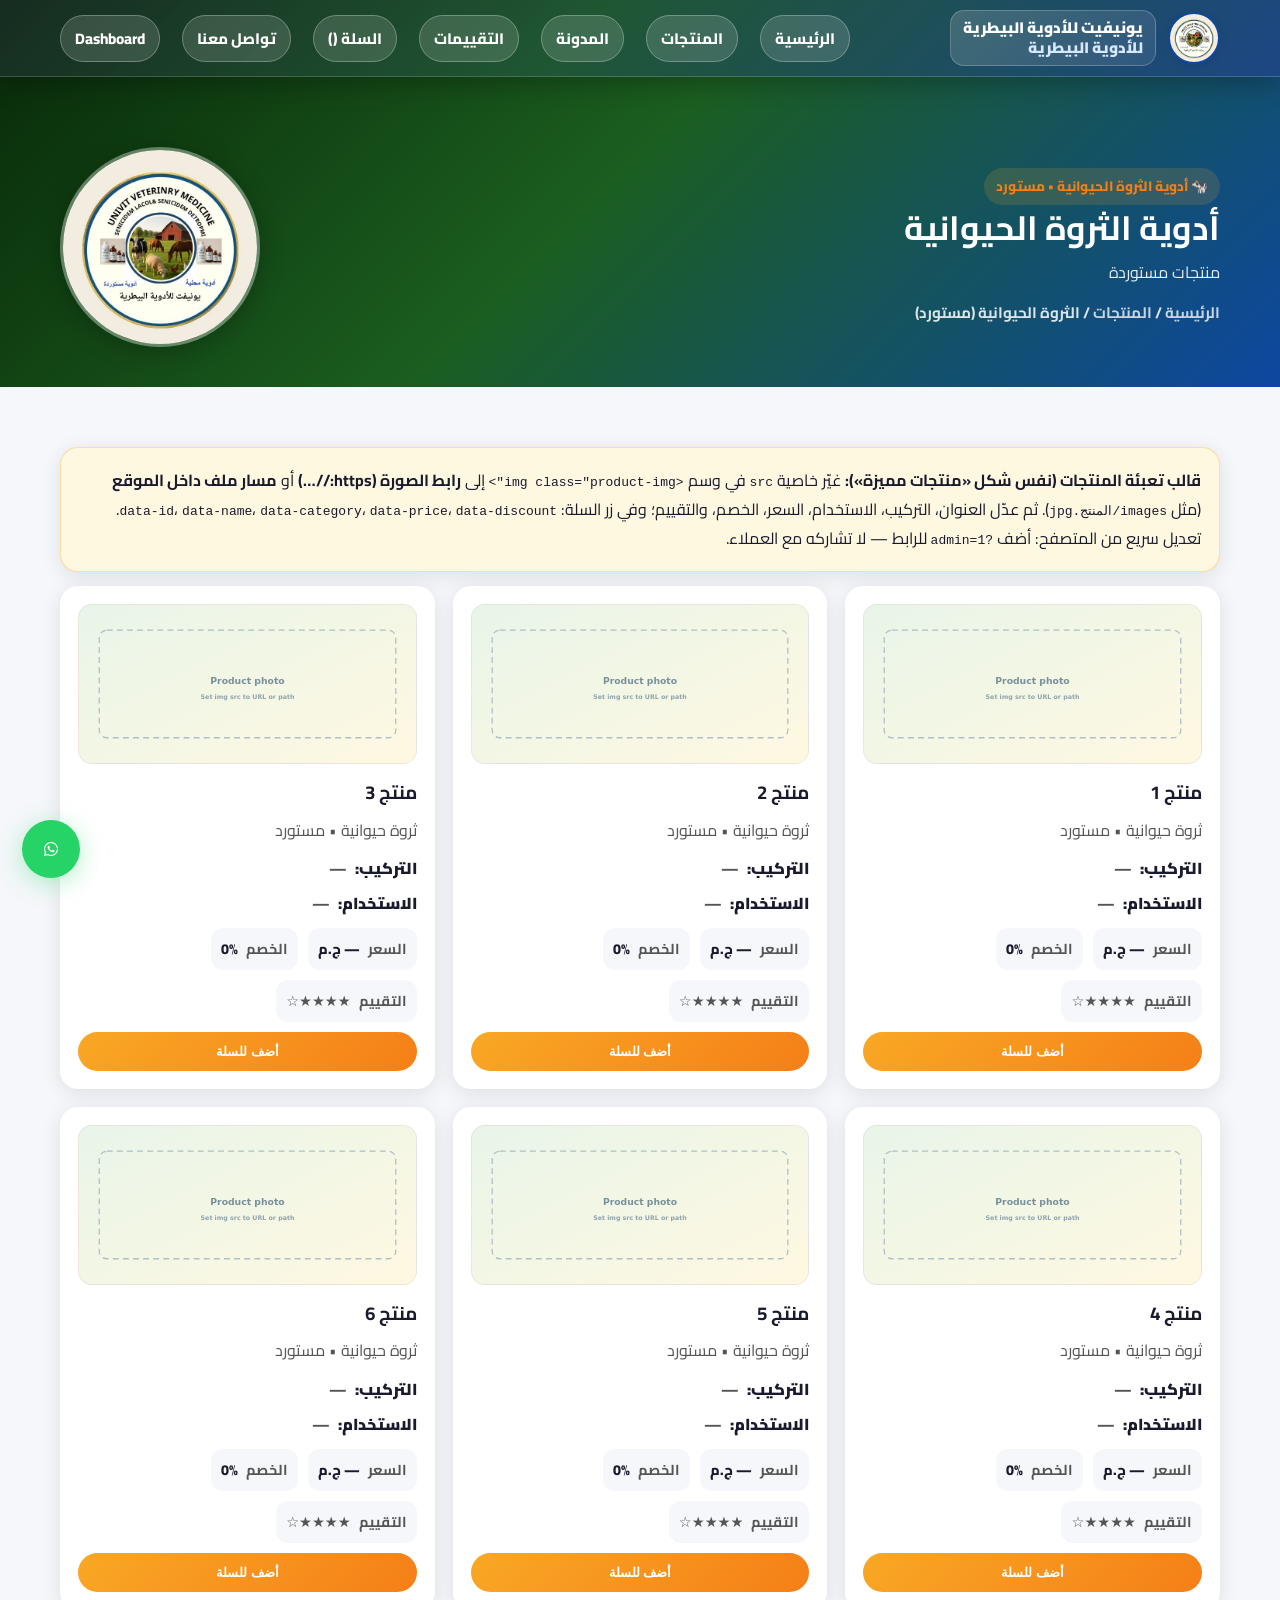
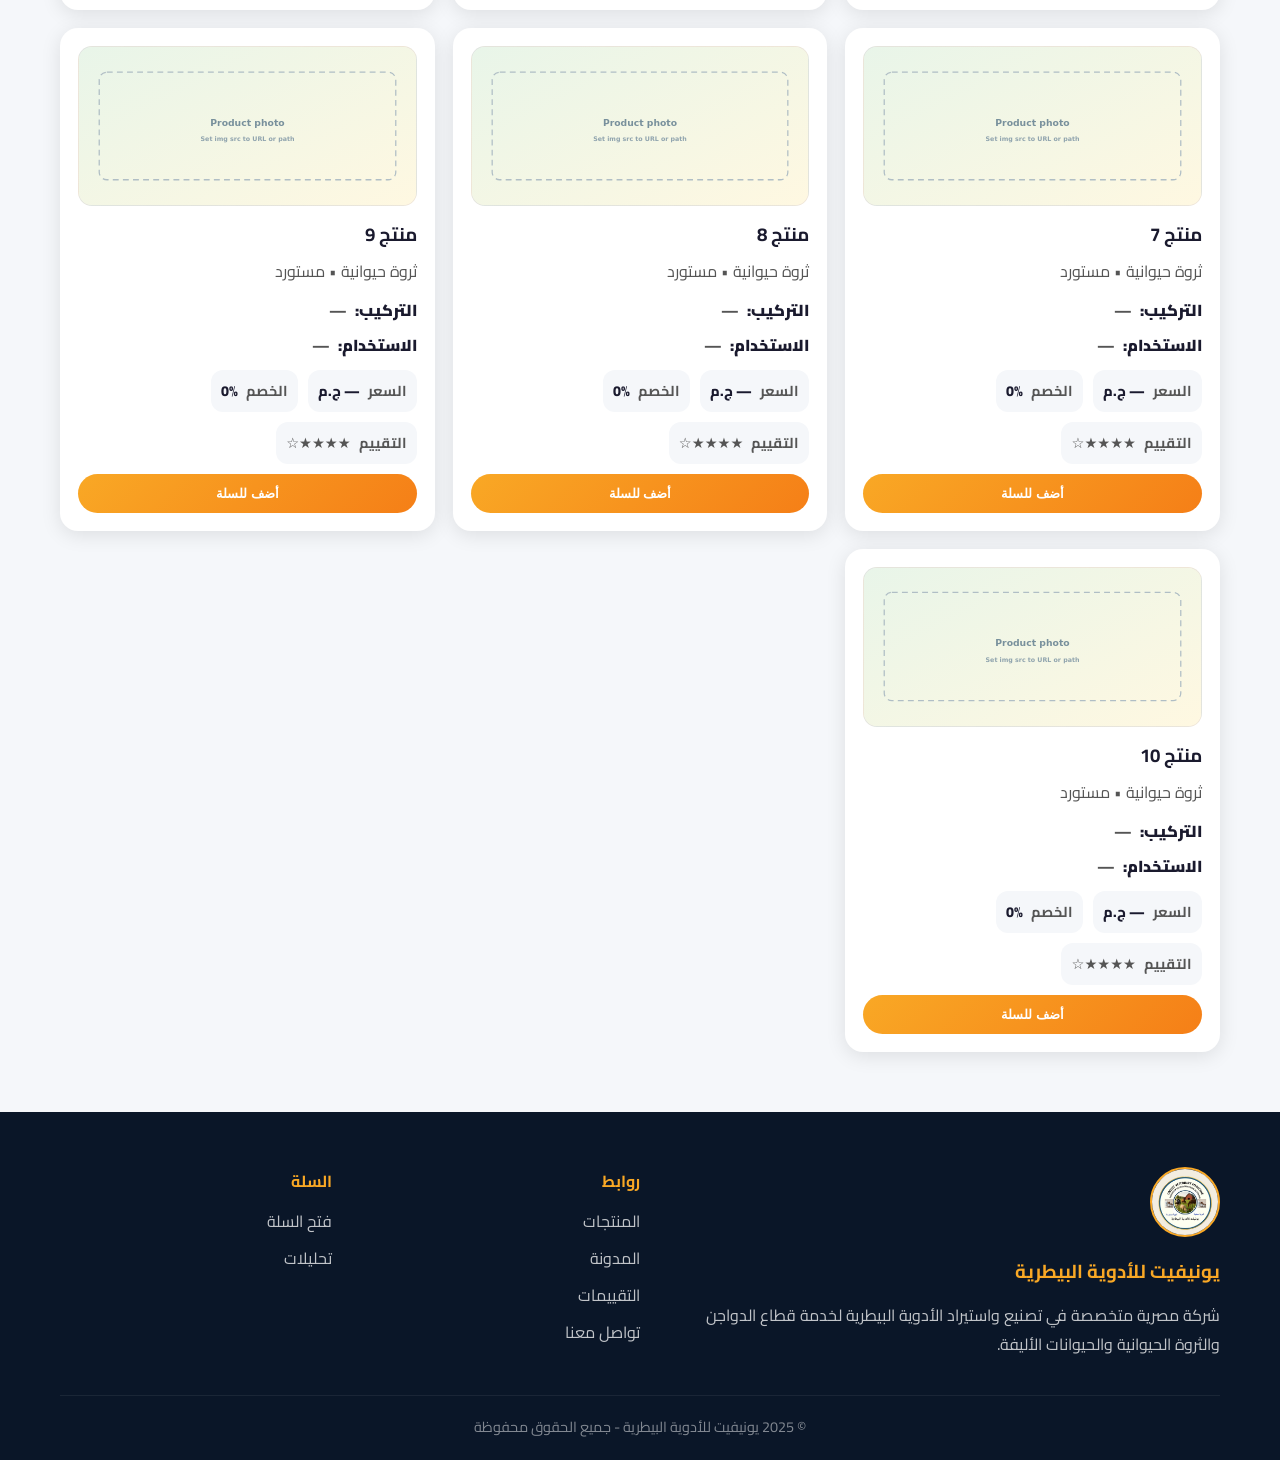
<file: أدوية الثروة الحيوانية مستورد.html>
<!DOCTYPE html>
<html lang="ar" dir="rtl">
<head>
<meta charset="UTF-8">
<meta name="viewport" content="width=device-width, initial-scale=1.0, viewport-fit=cover" />
<title>أدوية الثروة الحيوانية</title>
<link href="https://fonts.googleapis.com/css2?family=Cairo:wght@400;600;700;900&display=swap" rel="stylesheet" />
<link rel="stylesheet" href="https://cdnjs.cloudflare.com/ajax/libs/font-awesome/6.5.0/css/all.min.css" />
<link rel="icon" type="image/png" href="logo.png" />
<link rel="stylesheet" href="assets/site.css" />

</head>
<body>

<nav class="navbar">
  <div class="container">
    <a href="index.html" class="logo">
      <img src="logo.png" alt="لوجو يونيفيت للأدوية البيطرية" class="logo-img" />
      <div class="logo-text">
        <h1>يونيفيت للأدوية البيطرية</h1>
        <span>للأدوية البيطرية</span>
      </div>
    </a>
    <ul class="nav-links" id="navLinks">
      <li><a href="index.html">الرئيسية</a></li>
      <li><a href="products.html">المنتجات</a></li>
      <li><a href="blog.html">المدونة</a></li>
      <li><a href="reviews.html">التقييمات</a></li>
      <li><a href="checkout.html" class="nav-cta">السلة (<span data-cart-count style="display:none"></span>)</a></li>
      <li><a href="contact.html">تواصل معنا</a></li>
      <li><a href="dashboard.html">Dashboard</a></li>
    </ul>
    <div class="hamburger" onclick="toggleMenu()"><i class="fas fa-bars"></i></div>
  </div>
</nav>

    <header class="page-hero">
      <div class="container">
        <div class="page-hero-brand">
          <div class="page-hero-brand-content">
            <div class="pill">🐄 أدوية الثروة الحيوانية • مستورد</div>
            <h1>أدوية الثروة الحيوانية</h1>
            <p>منتجات مستوردة</p>
            <div class="breadcrumbs">
              <a href="index.html">الرئيسية</a> / <a href="products.html">المنتجات</a> / <span>الثروة الحيوانية (مستورد)</span>
            </div>
          </div>
          <img src="logo.png" alt="يونيفيت" class="page-hero-logo" />
        </div>
      </div>
    </header>

<main class="section">
  <div class="container">
    <div class="card" style="grid-column:span 12;background:#fff8e1;border:1px solid rgba(249,168,37,.35);margin-bottom:14px">
      <strong>قالب تعبئة المنتجات (نفس شكل «منتجات مميزة»):</strong>
      غيّر خاصية <code>src</code> في وسم <code>&lt;img class="product-img"&gt;</code> إلى <strong>رابط الصورة (https://…)</strong> أو <strong>مسار ملف داخل الموقع</strong> (مثل <code>images/المنتج.jpg</code>).
      ثم عدّل العنوان، التركيب، الاستخدام، السعر، الخصم، والتقييم؛ وفي زر السلة: <code>data-id</code>، <code>data-name</code>، <code>data-category</code>، <code>data-price</code>، <code>data-discount</code>.
      تعديل سريع من المتصفح: أضف <code>?admin=1</code> للرابط — لا تشاركه مع العملاء.
    </div>
    <div class="grid">

          <article class="card product-card">
            <img class="product-img" src="assets/product-placeholder.svg" alt="صورة المنتج" loading="lazy" />
            <h3>منتج 1</h3>
            <div class="muted">ثروة حيوانية • مستورد</div>
            <div class="product-fields">
              <div class="field-line"><span class="field-label">التركيب:</span> <span class="field-value">—</span></div>
              <div class="field-line"><span class="field-label">الاستخدام:</span> <span class="field-value">—</span></div>
            </div>
            <div class="product-meta">
              <div class="kv"><span>السعر</span> — ج.م</div>
              <div class="kv"><span>الخصم</span> 0%</div>
              <div class="kv"><span>التقييم</span> <span class="stars">★★★★☆</span></div>
            </div>
            <button class="btn btn-primary btn-block" data-add-to-cart data-id="livestock_import_1" data-name="منتج 1" data-category="ثروة/مستورد" data-price="0" data-discount="0">أضف للسلة</button>
          </article>

          <article class="card product-card">
            <img class="product-img" src="assets/product-placeholder.svg" alt="صورة المنتج" loading="lazy" />
            <h3>منتج 2</h3>
            <div class="muted">ثروة حيوانية • مستورد</div>
            <div class="product-fields">
              <div class="field-line"><span class="field-label">التركيب:</span> <span class="field-value">—</span></div>
              <div class="field-line"><span class="field-label">الاستخدام:</span> <span class="field-value">—</span></div>
            </div>
            <div class="product-meta">
              <div class="kv"><span>السعر</span> — ج.م</div>
              <div class="kv"><span>الخصم</span> 0%</div>
              <div class="kv"><span>التقييم</span> <span class="stars">★★★★☆</span></div>
            </div>
            <button class="btn btn-primary btn-block" data-add-to-cart data-id="livestock_import_2" data-name="منتج 2" data-category="ثروة/مستورد" data-price="0" data-discount="0">أضف للسلة</button>
          </article>

          <article class="card product-card">
            <img class="product-img" src="assets/product-placeholder.svg" alt="صورة المنتج" loading="lazy" />
            <h3>منتج 3</h3>
            <div class="muted">ثروة حيوانية • مستورد</div>
            <div class="product-fields">
              <div class="field-line"><span class="field-label">التركيب:</span> <span class="field-value">—</span></div>
              <div class="field-line"><span class="field-label">الاستخدام:</span> <span class="field-value">—</span></div>
            </div>
            <div class="product-meta">
              <div class="kv"><span>السعر</span> — ج.م</div>
              <div class="kv"><span>الخصم</span> 0%</div>
              <div class="kv"><span>التقييم</span> <span class="stars">★★★★☆</span></div>
            </div>
            <button class="btn btn-primary btn-block" data-add-to-cart data-id="livestock_import_3" data-name="منتج 3" data-category="ثروة/مستورد" data-price="0" data-discount="0">أضف للسلة</button>
          </article>

          <article class="card product-card">
            <img class="product-img" src="assets/product-placeholder.svg" alt="صورة المنتج" loading="lazy" />
            <h3>منتج 4</h3>
            <div class="muted">ثروة حيوانية • مستورد</div>
            <div class="product-fields">
              <div class="field-line"><span class="field-label">التركيب:</span> <span class="field-value">—</span></div>
              <div class="field-line"><span class="field-label">الاستخدام:</span> <span class="field-value">—</span></div>
            </div>
            <div class="product-meta">
              <div class="kv"><span>السعر</span> — ج.م</div>
              <div class="kv"><span>الخصم</span> 0%</div>
              <div class="kv"><span>التقييم</span> <span class="stars">★★★★☆</span></div>
            </div>
            <button class="btn btn-primary btn-block" data-add-to-cart data-id="livestock_import_4" data-name="منتج 4" data-category="ثروة/مستورد" data-price="0" data-discount="0">أضف للسلة</button>
          </article>

          <article class="card product-card">
            <img class="product-img" src="assets/product-placeholder.svg" alt="صورة المنتج" loading="lazy" />
            <h3>منتج 5</h3>
            <div class="muted">ثروة حيوانية • مستورد</div>
            <div class="product-fields">
              <div class="field-line"><span class="field-label">التركيب:</span> <span class="field-value">—</span></div>
              <div class="field-line"><span class="field-label">الاستخدام:</span> <span class="field-value">—</span></div>
            </div>
            <div class="product-meta">
              <div class="kv"><span>السعر</span> — ج.م</div>
              <div class="kv"><span>الخصم</span> 0%</div>
              <div class="kv"><span>التقييم</span> <span class="stars">★★★★☆</span></div>
            </div>
            <button class="btn btn-primary btn-block" data-add-to-cart data-id="livestock_import_5" data-name="منتج 5" data-category="ثروة/مستورد" data-price="0" data-discount="0">أضف للسلة</button>
          </article>

          <article class="card product-card">
            <img class="product-img" src="assets/product-placeholder.svg" alt="صورة المنتج" loading="lazy" />
            <h3>منتج 6</h3>
            <div class="muted">ثروة حيوانية • مستورد</div>
            <div class="product-fields">
              <div class="field-line"><span class="field-label">التركيب:</span> <span class="field-value">—</span></div>
              <div class="field-line"><span class="field-label">الاستخدام:</span> <span class="field-value">—</span></div>
            </div>
            <div class="product-meta">
              <div class="kv"><span>السعر</span> — ج.م</div>
              <div class="kv"><span>الخصم</span> 0%</div>
              <div class="kv"><span>التقييم</span> <span class="stars">★★★★☆</span></div>
            </div>
            <button class="btn btn-primary btn-block" data-add-to-cart data-id="livestock_import_6" data-name="منتج 6" data-category="ثروة/مستورد" data-price="0" data-discount="0">أضف للسلة</button>
          </article>

          <article class="card product-card">
            <img class="product-img" src="assets/product-placeholder.svg" alt="صورة المنتج" loading="lazy" />
            <h3>منتج 7</h3>
            <div class="muted">ثروة حيوانية • مستورد</div>
            <div class="product-fields">
              <div class="field-line"><span class="field-label">التركيب:</span> <span class="field-value">—</span></div>
              <div class="field-line"><span class="field-label">الاستخدام:</span> <span class="field-value">—</span></div>
            </div>
            <div class="product-meta">
              <div class="kv"><span>السعر</span> — ج.م</div>
              <div class="kv"><span>الخصم</span> 0%</div>
              <div class="kv"><span>التقييم</span> <span class="stars">★★★★☆</span></div>
            </div>
            <button class="btn btn-primary btn-block" data-add-to-cart data-id="livestock_import_7" data-name="منتج 7" data-category="ثروة/مستورد" data-price="0" data-discount="0">أضف للسلة</button>
          </article>

          <article class="card product-card">
            <img class="product-img" src="assets/product-placeholder.svg" alt="صورة المنتج" loading="lazy" />
            <h3>منتج 8</h3>
            <div class="muted">ثروة حيوانية • مستورد</div>
            <div class="product-fields">
              <div class="field-line"><span class="field-label">التركيب:</span> <span class="field-value">—</span></div>
              <div class="field-line"><span class="field-label">الاستخدام:</span> <span class="field-value">—</span></div>
            </div>
            <div class="product-meta">
              <div class="kv"><span>السعر</span> — ج.م</div>
              <div class="kv"><span>الخصم</span> 0%</div>
              <div class="kv"><span>التقييم</span> <span class="stars">★★★★☆</span></div>
            </div>
            <button class="btn btn-primary btn-block" data-add-to-cart data-id="livestock_import_8" data-name="منتج 8" data-category="ثروة/مستورد" data-price="0" data-discount="0">أضف للسلة</button>
          </article>

          <article class="card product-card">
            <img class="product-img" src="assets/product-placeholder.svg" alt="صورة المنتج" loading="lazy" />
            <h3>منتج 9</h3>
            <div class="muted">ثروة حيوانية • مستورد</div>
            <div class="product-fields">
              <div class="field-line"><span class="field-label">التركيب:</span> <span class="field-value">—</span></div>
              <div class="field-line"><span class="field-label">الاستخدام:</span> <span class="field-value">—</span></div>
            </div>
            <div class="product-meta">
              <div class="kv"><span>السعر</span> — ج.م</div>
              <div class="kv"><span>الخصم</span> 0%</div>
              <div class="kv"><span>التقييم</span> <span class="stars">★★★★☆</span></div>
            </div>
            <button class="btn btn-primary btn-block" data-add-to-cart data-id="livestock_import_9" data-name="منتج 9" data-category="ثروة/مستورد" data-price="0" data-discount="0">أضف للسلة</button>
          </article>

          <article class="card product-card">
            <img class="product-img" src="assets/product-placeholder.svg" alt="صورة المنتج" loading="lazy" />
            <h3>منتج 10</h3>
            <div class="muted">ثروة حيوانية • مستورد</div>
            <div class="product-fields">
              <div class="field-line"><span class="field-label">التركيب:</span> <span class="field-value">—</span></div>
              <div class="field-line"><span class="field-label">الاستخدام:</span> <span class="field-value">—</span></div>
            </div>
            <div class="product-meta">
              <div class="kv"><span>السعر</span> — ج.م</div>
              <div class="kv"><span>الخصم</span> 0%</div>
              <div class="kv"><span>التقييم</span> <span class="stars">★★★★☆</span></div>
            </div>
            <button class="btn btn-primary btn-block" data-add-to-cart data-id="livestock_import_10" data-name="منتج 10" data-category="ثروة/مستورد" data-price="0" data-discount="0">أضف للسلة</button>
          </article>

</div>

</div>
</main>

<footer class="footer">
  <div class="container">
    <div class="footer-grid">
      <div class="footer-about">
        <img src="logo.png" alt="لوجو" class="footer-logo-img" />
        <h3>يونيفيت للأدوية البيطرية</h3>
        <p>شركة مصرية متخصصة في تصنيع واستيراد الأدوية البيطرية لخدمة قطاع الدواجن والثروة الحيوانية والحيوانات الأليفة.</p>
      </div>
      <div class="footer-links">
        <h4>روابط</h4>
        <ul>
          <li><a href="products.html">المنتجات</a></li>
          <li><a href="blog.html">المدونة</a></li>
          <li><a href="reviews.html">التقييمات</a></li>
          <li><a href="contact.html">تواصل معنا</a></li>
        </ul>
      </div>
      <div class="footer-links">
        <h4>السلة</h4>
        <ul>
          <li><a href="checkout.html">فتح السلة</a></li>
          <li><a href="dashboard.html">تحليلات</a></li>
        </ul>
      </div>
    </div>
    <div class="footer-bottom">
      <p>© 2025 يونيفيت للأدوية البيطرية - جميع الحقوق محفوظة</p>
    </div>
  </div>
</footer>

<a href="https://wa.me/201008226733" target="_blank" class="whatsapp-float" aria-label="WhatsApp">
  <i class="fab fa-whatsapp"></i>
</a>

<script src="assets/site.js"></script>

</body>
</html>
</file>
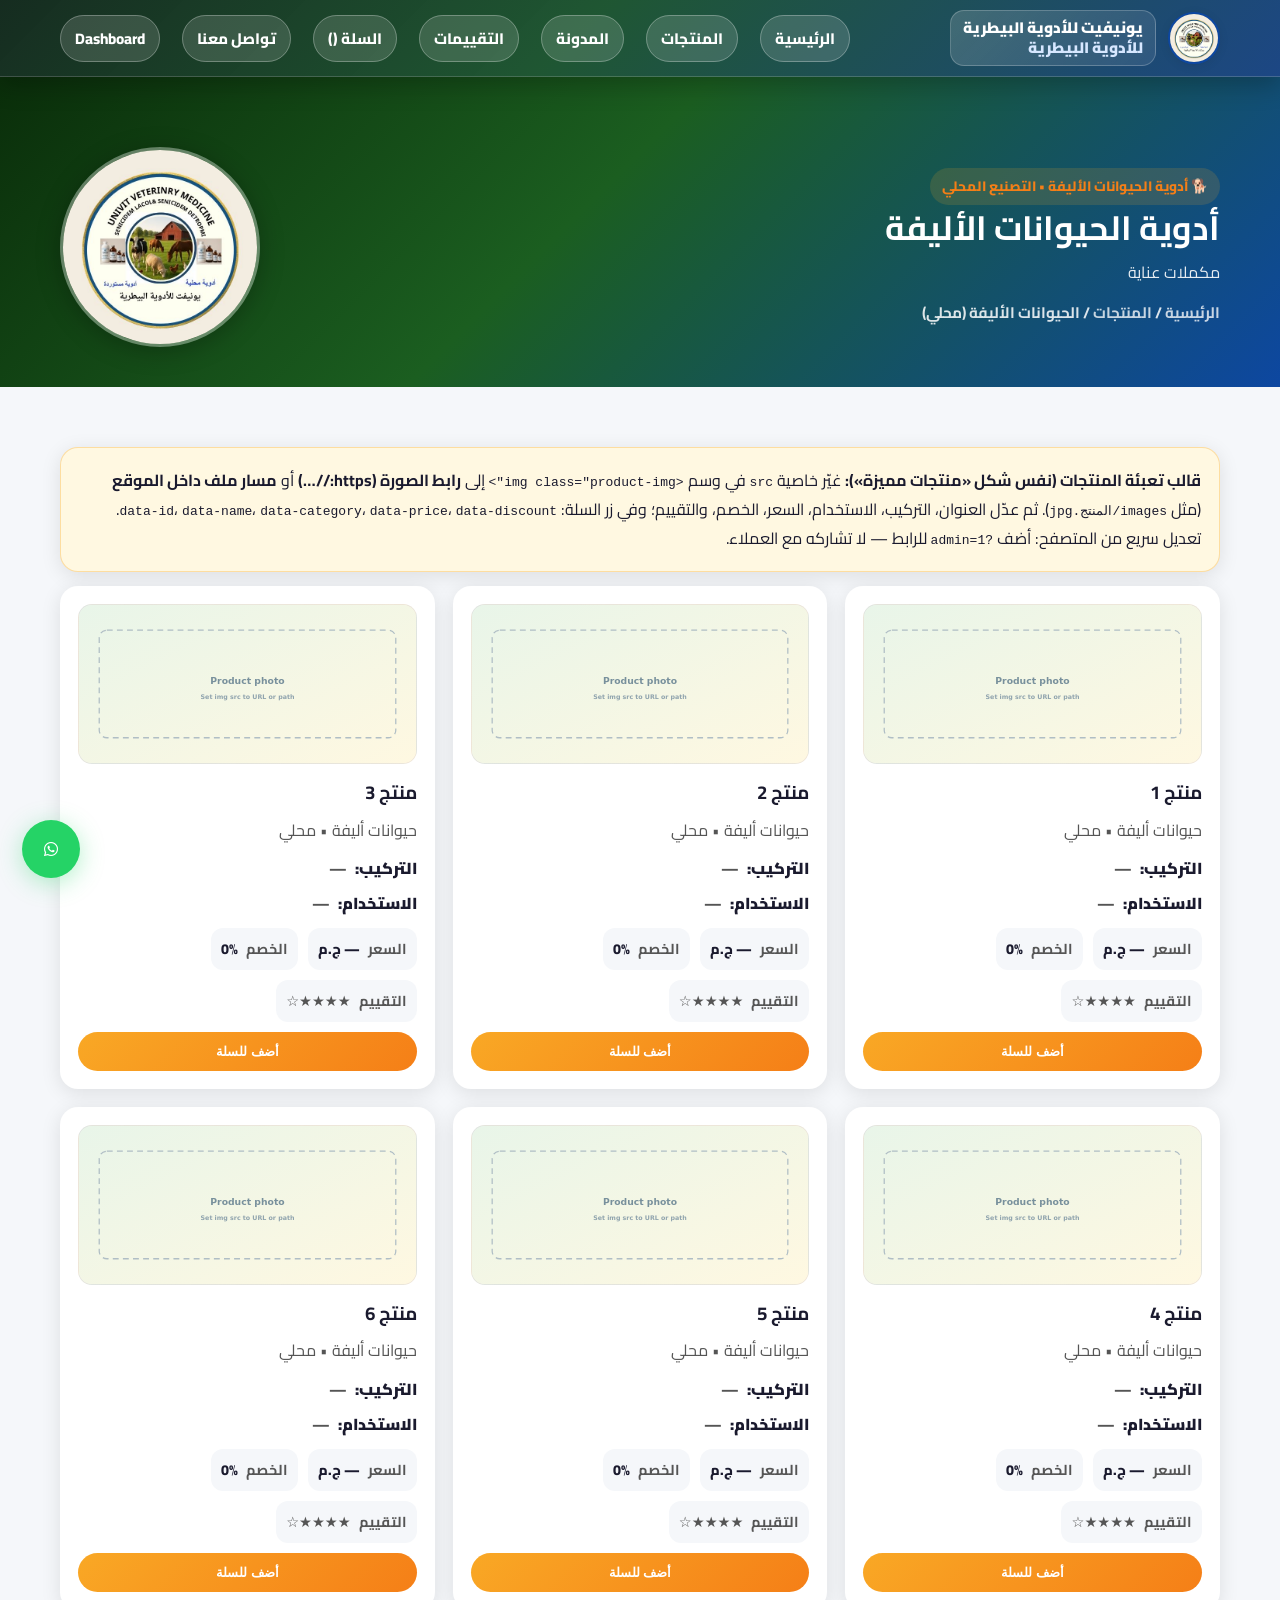
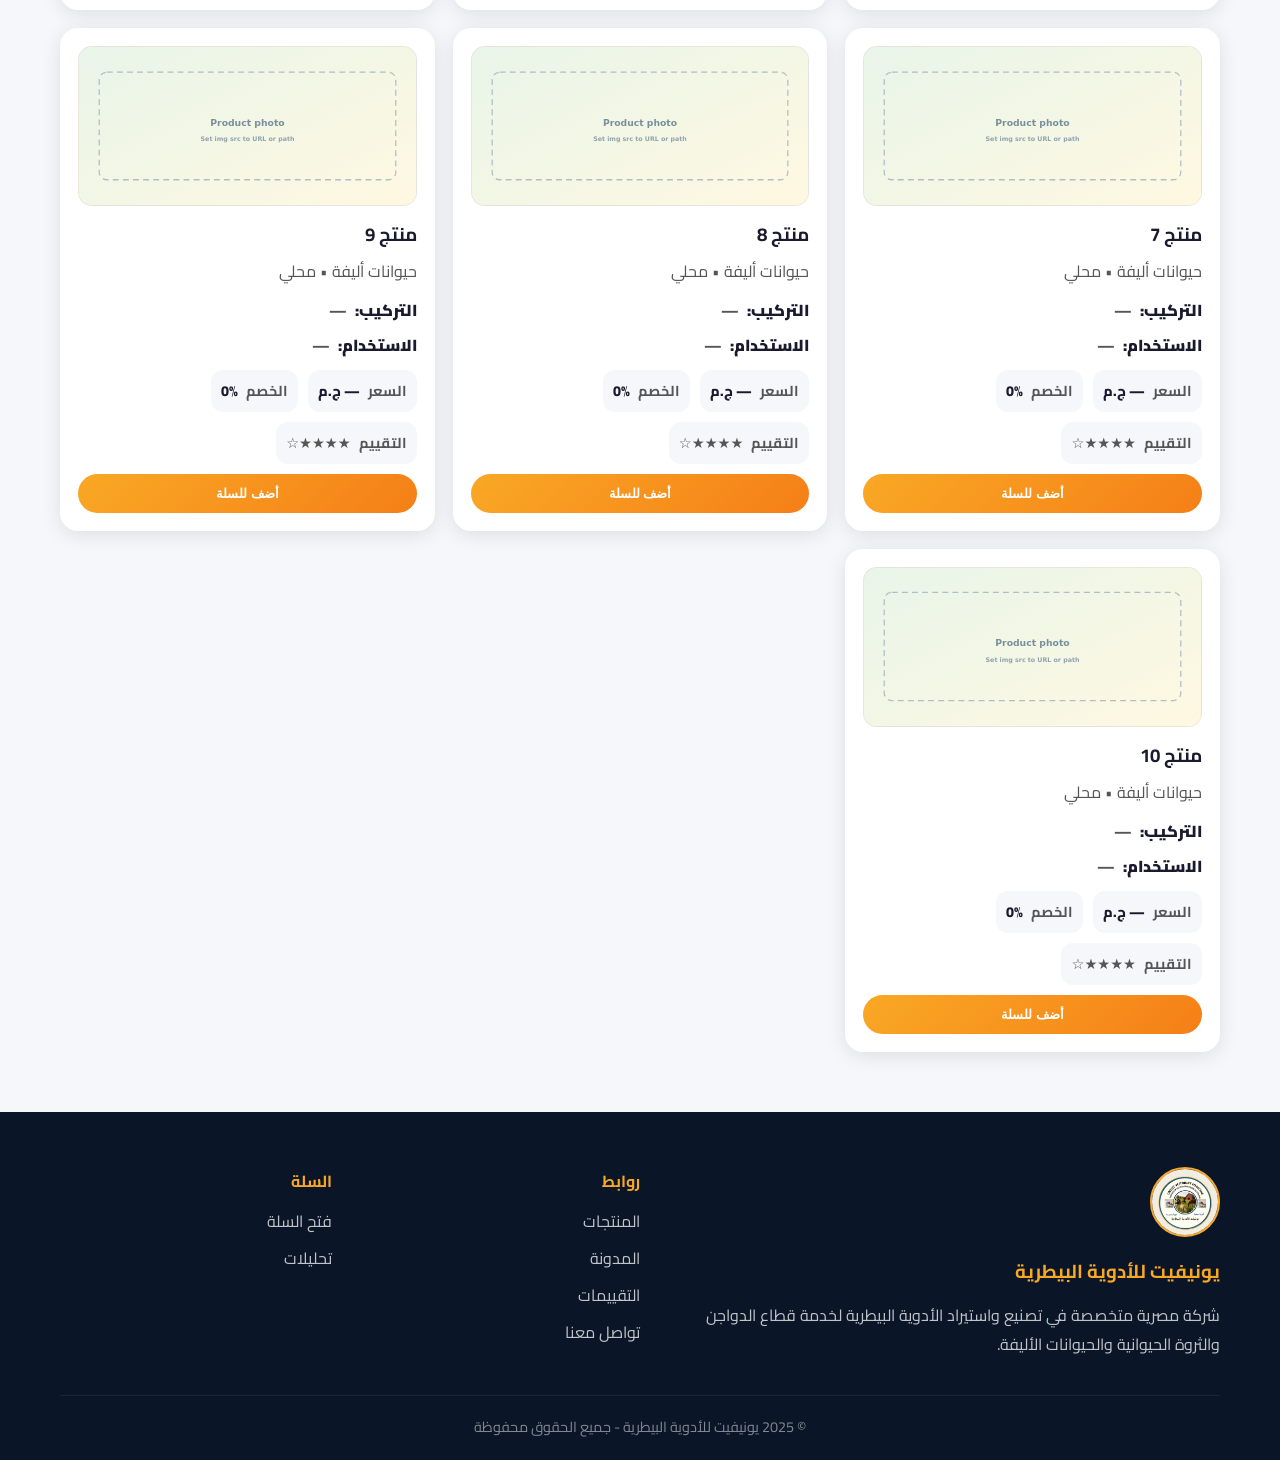
<file: أدوية الحيوانات الأليفة محلي.html>
<!DOCTYPE html>
<html lang="ar" dir="rtl">
<head>
<meta charset="UTF-8">
<meta name="viewport" content="width=device-width, initial-scale=1.0, viewport-fit=cover" />
<title>أدوية الحيوانات الأليفة</title>
<link href="https://fonts.googleapis.com/css2?family=Cairo:wght@400;600;700;900&display=swap" rel="stylesheet" />
<link rel="stylesheet" href="https://cdnjs.cloudflare.com/ajax/libs/font-awesome/6.5.0/css/all.min.css" />
<link rel="icon" type="image/png" href="logo.png" />
<link rel="stylesheet" href="assets/site.css" />

</head>
<body>

<nav class="navbar">
  <div class="container">
    <a href="index.html" class="logo">
      <img src="logo.png" alt="لوجو يونيفيت للأدوية البيطرية" class="logo-img" />
      <div class="logo-text">
        <h1>يونيفيت للأدوية البيطرية</h1>
        <span>للأدوية البيطرية</span>
      </div>
    </a>
    <ul class="nav-links" id="navLinks">
      <li><a href="index.html">الرئيسية</a></li>
      <li><a href="products.html">المنتجات</a></li>
      <li><a href="blog.html">المدونة</a></li>
      <li><a href="reviews.html">التقييمات</a></li>
      <li><a href="checkout.html" class="nav-cta">السلة (<span data-cart-count style="display:none"></span>)</a></li>
      <li><a href="contact.html">تواصل معنا</a></li>
      <li><a href="dashboard.html">Dashboard</a></li>
    </ul>
    <div class="hamburger" onclick="toggleMenu()"><i class="fas fa-bars"></i></div>
  </div>
</nav>

    <header class="page-hero">
      <div class="container">
        <div class="page-hero-brand">
          <div class="page-hero-brand-content">
            <div class="pill">🐕 أدوية الحيوانات الأليفة • التصنيع المحلي</div>
            <h1>أدوية الحيوانات الأليفة</h1>
            <p>مكملات عناية</p>
            <div class="breadcrumbs">
              <a href="index.html">الرئيسية</a> / <a href="products.html">المنتجات</a> / <span>الحيوانات الأليفة (محلي)</span>
            </div>
          </div>
          <img src="logo.png" alt="يونيفيت" class="page-hero-logo" />
        </div>
      </div>
    </header>

<main class="section">
  <div class="container">
    <div class="card" style="grid-column:span 12;background:#fff8e1;border:1px solid rgba(249,168,37,.35);margin-bottom:14px">
      <strong>قالب تعبئة المنتجات (نفس شكل «منتجات مميزة»):</strong>
      غيّر خاصية <code>src</code> في وسم <code>&lt;img class="product-img"&gt;</code> إلى <strong>رابط الصورة (https://…)</strong> أو <strong>مسار ملف داخل الموقع</strong> (مثل <code>images/المنتج.jpg</code>).
      ثم عدّل العنوان، التركيب، الاستخدام، السعر، الخصم، والتقييم؛ وفي زر السلة: <code>data-id</code>، <code>data-name</code>، <code>data-category</code>، <code>data-price</code>، <code>data-discount</code>.
      تعديل سريع من المتصفح: أضف <code>?admin=1</code> للرابط — لا تشاركه مع العملاء.
    </div>
    <div class="grid">

          <article class="card product-card">
            <img class="product-img" src="assets/product-placeholder.svg" alt="صورة المنتج" loading="lazy" />
            <h3>منتج 1</h3>
            <div class="muted">حيوانات أليفة • محلي</div>
            <div class="product-fields">
              <div class="field-line"><span class="field-label">التركيب:</span> <span class="field-value">—</span></div>
              <div class="field-line"><span class="field-label">الاستخدام:</span> <span class="field-value">—</span></div>
            </div>
            <div class="product-meta">
              <div class="kv"><span>السعر</span> — ج.م</div>
              <div class="kv"><span>الخصم</span> 0%</div>
              <div class="kv"><span>التقييم</span> <span class="stars">★★★★☆</span></div>
            </div>
            <button class="btn btn-primary btn-block" data-add-to-cart data-id="pets_local_1" data-name="منتج 1" data-category="أليفة/محلي" data-price="0" data-discount="0">أضف للسلة</button>
          </article>

          <article class="card product-card">
            <img class="product-img" src="assets/product-placeholder.svg" alt="صورة المنتج" loading="lazy" />
            <h3>منتج 2</h3>
            <div class="muted">حيوانات أليفة • محلي</div>
            <div class="product-fields">
              <div class="field-line"><span class="field-label">التركيب:</span> <span class="field-value">—</span></div>
              <div class="field-line"><span class="field-label">الاستخدام:</span> <span class="field-value">—</span></div>
            </div>
            <div class="product-meta">
              <div class="kv"><span>السعر</span> — ج.م</div>
              <div class="kv"><span>الخصم</span> 0%</div>
              <div class="kv"><span>التقييم</span> <span class="stars">★★★★☆</span></div>
            </div>
            <button class="btn btn-primary btn-block" data-add-to-cart data-id="pets_local_2" data-name="منتج 2" data-category="أليفة/محلي" data-price="0" data-discount="0">أضف للسلة</button>
          </article>

          <article class="card product-card">
            <img class="product-img" src="assets/product-placeholder.svg" alt="صورة المنتج" loading="lazy" />
            <h3>منتج 3</h3>
            <div class="muted">حيوانات أليفة • محلي</div>
            <div class="product-fields">
              <div class="field-line"><span class="field-label">التركيب:</span> <span class="field-value">—</span></div>
              <div class="field-line"><span class="field-label">الاستخدام:</span> <span class="field-value">—</span></div>
            </div>
            <div class="product-meta">
              <div class="kv"><span>السعر</span> — ج.م</div>
              <div class="kv"><span>الخصم</span> 0%</div>
              <div class="kv"><span>التقييم</span> <span class="stars">★★★★☆</span></div>
            </div>
            <button class="btn btn-primary btn-block" data-add-to-cart data-id="pets_local_3" data-name="منتج 3" data-category="أليفة/محلي" data-price="0" data-discount="0">أضف للسلة</button>
          </article>

          <article class="card product-card">
            <img class="product-img" src="assets/product-placeholder.svg" alt="صورة المنتج" loading="lazy" />
            <h3>منتج 4</h3>
            <div class="muted">حيوانات أليفة • محلي</div>
            <div class="product-fields">
              <div class="field-line"><span class="field-label">التركيب:</span> <span class="field-value">—</span></div>
              <div class="field-line"><span class="field-label">الاستخدام:</span> <span class="field-value">—</span></div>
            </div>
            <div class="product-meta">
              <div class="kv"><span>السعر</span> — ج.م</div>
              <div class="kv"><span>الخصم</span> 0%</div>
              <div class="kv"><span>التقييم</span> <span class="stars">★★★★☆</span></div>
            </div>
            <button class="btn btn-primary btn-block" data-add-to-cart data-id="pets_local_4" data-name="منتج 4" data-category="أليفة/محلي" data-price="0" data-discount="0">أضف للسلة</button>
          </article>

          <article class="card product-card">
            <img class="product-img" src="assets/product-placeholder.svg" alt="صورة المنتج" loading="lazy" />
            <h3>منتج 5</h3>
            <div class="muted">حيوانات أليفة • محلي</div>
            <div class="product-fields">
              <div class="field-line"><span class="field-label">التركيب:</span> <span class="field-value">—</span></div>
              <div class="field-line"><span class="field-label">الاستخدام:</span> <span class="field-value">—</span></div>
            </div>
            <div class="product-meta">
              <div class="kv"><span>السعر</span> — ج.م</div>
              <div class="kv"><span>الخصم</span> 0%</div>
              <div class="kv"><span>التقييم</span> <span class="stars">★★★★☆</span></div>
            </div>
            <button class="btn btn-primary btn-block" data-add-to-cart data-id="pets_local_5" data-name="منتج 5" data-category="أليفة/محلي" data-price="0" data-discount="0">أضف للسلة</button>
          </article>

          <article class="card product-card">
            <img class="product-img" src="assets/product-placeholder.svg" alt="صورة المنتج" loading="lazy" />
            <h3>منتج 6</h3>
            <div class="muted">حيوانات أليفة • محلي</div>
            <div class="product-fields">
              <div class="field-line"><span class="field-label">التركيب:</span> <span class="field-value">—</span></div>
              <div class="field-line"><span class="field-label">الاستخدام:</span> <span class="field-value">—</span></div>
            </div>
            <div class="product-meta">
              <div class="kv"><span>السعر</span> — ج.م</div>
              <div class="kv"><span>الخصم</span> 0%</div>
              <div class="kv"><span>التقييم</span> <span class="stars">★★★★☆</span></div>
            </div>
            <button class="btn btn-primary btn-block" data-add-to-cart data-id="pets_local_6" data-name="منتج 6" data-category="أليفة/محلي" data-price="0" data-discount="0">أضف للسلة</button>
          </article>

          <article class="card product-card">
            <img class="product-img" src="assets/product-placeholder.svg" alt="صورة المنتج" loading="lazy" />
            <h3>منتج 7</h3>
            <div class="muted">حيوانات أليفة • محلي</div>
            <div class="product-fields">
              <div class="field-line"><span class="field-label">التركيب:</span> <span class="field-value">—</span></div>
              <div class="field-line"><span class="field-label">الاستخدام:</span> <span class="field-value">—</span></div>
            </div>
            <div class="product-meta">
              <div class="kv"><span>السعر</span> — ج.م</div>
              <div class="kv"><span>الخصم</span> 0%</div>
              <div class="kv"><span>التقييم</span> <span class="stars">★★★★☆</span></div>
            </div>
            <button class="btn btn-primary btn-block" data-add-to-cart data-id="pets_local_7" data-name="منتج 7" data-category="أليفة/محلي" data-price="0" data-discount="0">أضف للسلة</button>
          </article>

          <article class="card product-card">
            <img class="product-img" src="assets/product-placeholder.svg" alt="صورة المنتج" loading="lazy" />
            <h3>منتج 8</h3>
            <div class="muted">حيوانات أليفة • محلي</div>
            <div class="product-fields">
              <div class="field-line"><span class="field-label">التركيب:</span> <span class="field-value">—</span></div>
              <div class="field-line"><span class="field-label">الاستخدام:</span> <span class="field-value">—</span></div>
            </div>
            <div class="product-meta">
              <div class="kv"><span>السعر</span> — ج.م</div>
              <div class="kv"><span>الخصم</span> 0%</div>
              <div class="kv"><span>التقييم</span> <span class="stars">★★★★☆</span></div>
            </div>
            <button class="btn btn-primary btn-block" data-add-to-cart data-id="pets_local_8" data-name="منتج 8" data-category="أليفة/محلي" data-price="0" data-discount="0">أضف للسلة</button>
          </article>

          <article class="card product-card">
            <img class="product-img" src="assets/product-placeholder.svg" alt="صورة المنتج" loading="lazy" />
            <h3>منتج 9</h3>
            <div class="muted">حيوانات أليفة • محلي</div>
            <div class="product-fields">
              <div class="field-line"><span class="field-label">التركيب:</span> <span class="field-value">—</span></div>
              <div class="field-line"><span class="field-label">الاستخدام:</span> <span class="field-value">—</span></div>
            </div>
            <div class="product-meta">
              <div class="kv"><span>السعر</span> — ج.م</div>
              <div class="kv"><span>الخصم</span> 0%</div>
              <div class="kv"><span>التقييم</span> <span class="stars">★★★★☆</span></div>
            </div>
            <button class="btn btn-primary btn-block" data-add-to-cart data-id="pets_local_9" data-name="منتج 9" data-category="أليفة/محلي" data-price="0" data-discount="0">أضف للسلة</button>
          </article>

          <article class="card product-card">
            <img class="product-img" src="assets/product-placeholder.svg" alt="صورة المنتج" loading="lazy" />
            <h3>منتج 10</h3>
            <div class="muted">حيوانات أليفة • محلي</div>
            <div class="product-fields">
              <div class="field-line"><span class="field-label">التركيب:</span> <span class="field-value">—</span></div>
              <div class="field-line"><span class="field-label">الاستخدام:</span> <span class="field-value">—</span></div>
            </div>
            <div class="product-meta">
              <div class="kv"><span>السعر</span> — ج.م</div>
              <div class="kv"><span>الخصم</span> 0%</div>
              <div class="kv"><span>التقييم</span> <span class="stars">★★★★☆</span></div>
            </div>
            <button class="btn btn-primary btn-block" data-add-to-cart data-id="pets_local_10" data-name="منتج 10" data-category="أليفة/محلي" data-price="0" data-discount="0">أضف للسلة</button>
          </article>

</div>

</div>
</main>

<footer class="footer">
  <div class="container">
    <div class="footer-grid">
      <div class="footer-about">
        <img src="logo.png" alt="لوجو" class="footer-logo-img" />
        <h3>يونيفيت للأدوية البيطرية</h3>
        <p>شركة مصرية متخصصة في تصنيع واستيراد الأدوية البيطرية لخدمة قطاع الدواجن والثروة الحيوانية والحيوانات الأليفة.</p>
      </div>
      <div class="footer-links">
        <h4>روابط</h4>
        <ul>
          <li><a href="products.html">المنتجات</a></li>
          <li><a href="blog.html">المدونة</a></li>
          <li><a href="reviews.html">التقييمات</a></li>
          <li><a href="contact.html">تواصل معنا</a></li>
        </ul>
      </div>
      <div class="footer-links">
        <h4>السلة</h4>
        <ul>
          <li><a href="checkout.html">فتح السلة</a></li>
          <li><a href="dashboard.html">تحليلات</a></li>
        </ul>
      </div>
    </div>
    <div class="footer-bottom">
      <p>© 2025 يونيفيت للأدوية البيطرية - جميع الحقوق محفوظة</p>
    </div>
  </div>
</footer>

<a href="https://wa.me/201008226733" target="_blank" class="whatsapp-float" aria-label="WhatsApp">
  <i class="fab fa-whatsapp"></i>
</a>

<script src="assets/site.js"></script>

</body>
</html>
</file>
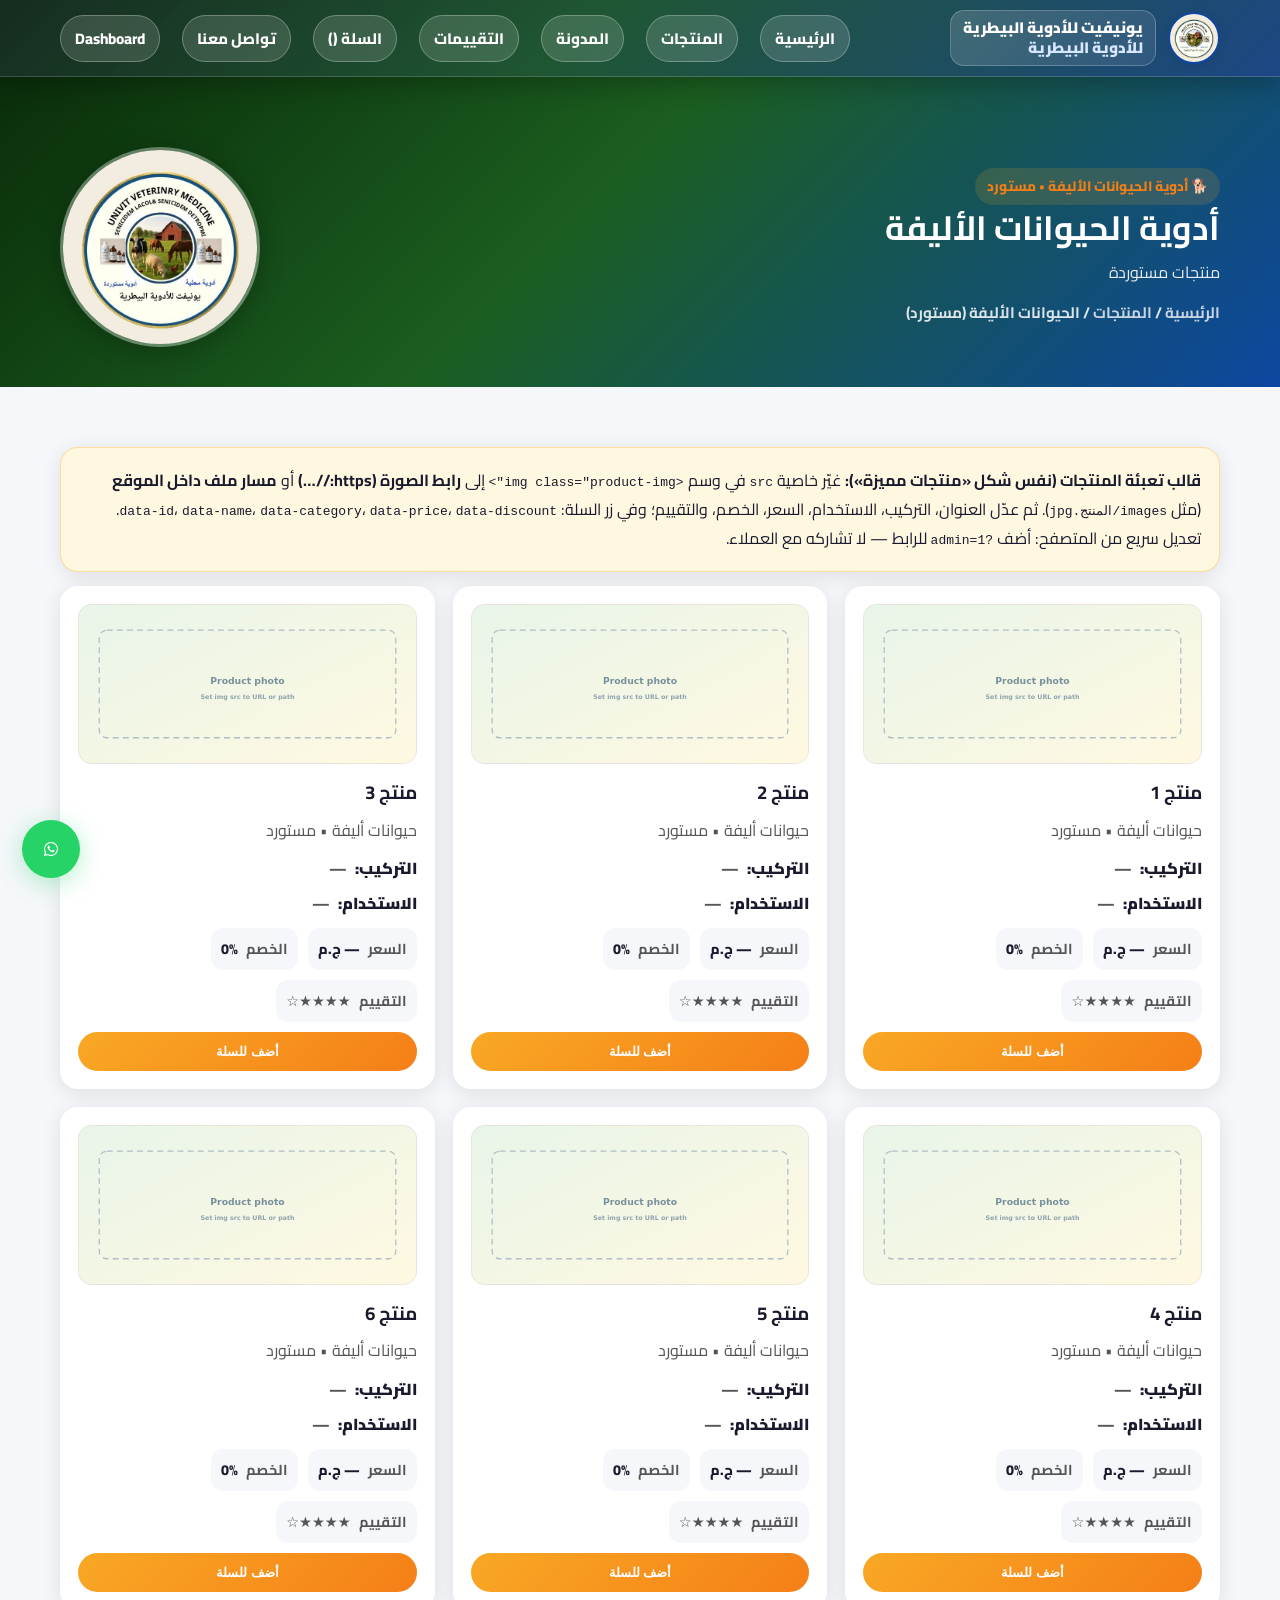
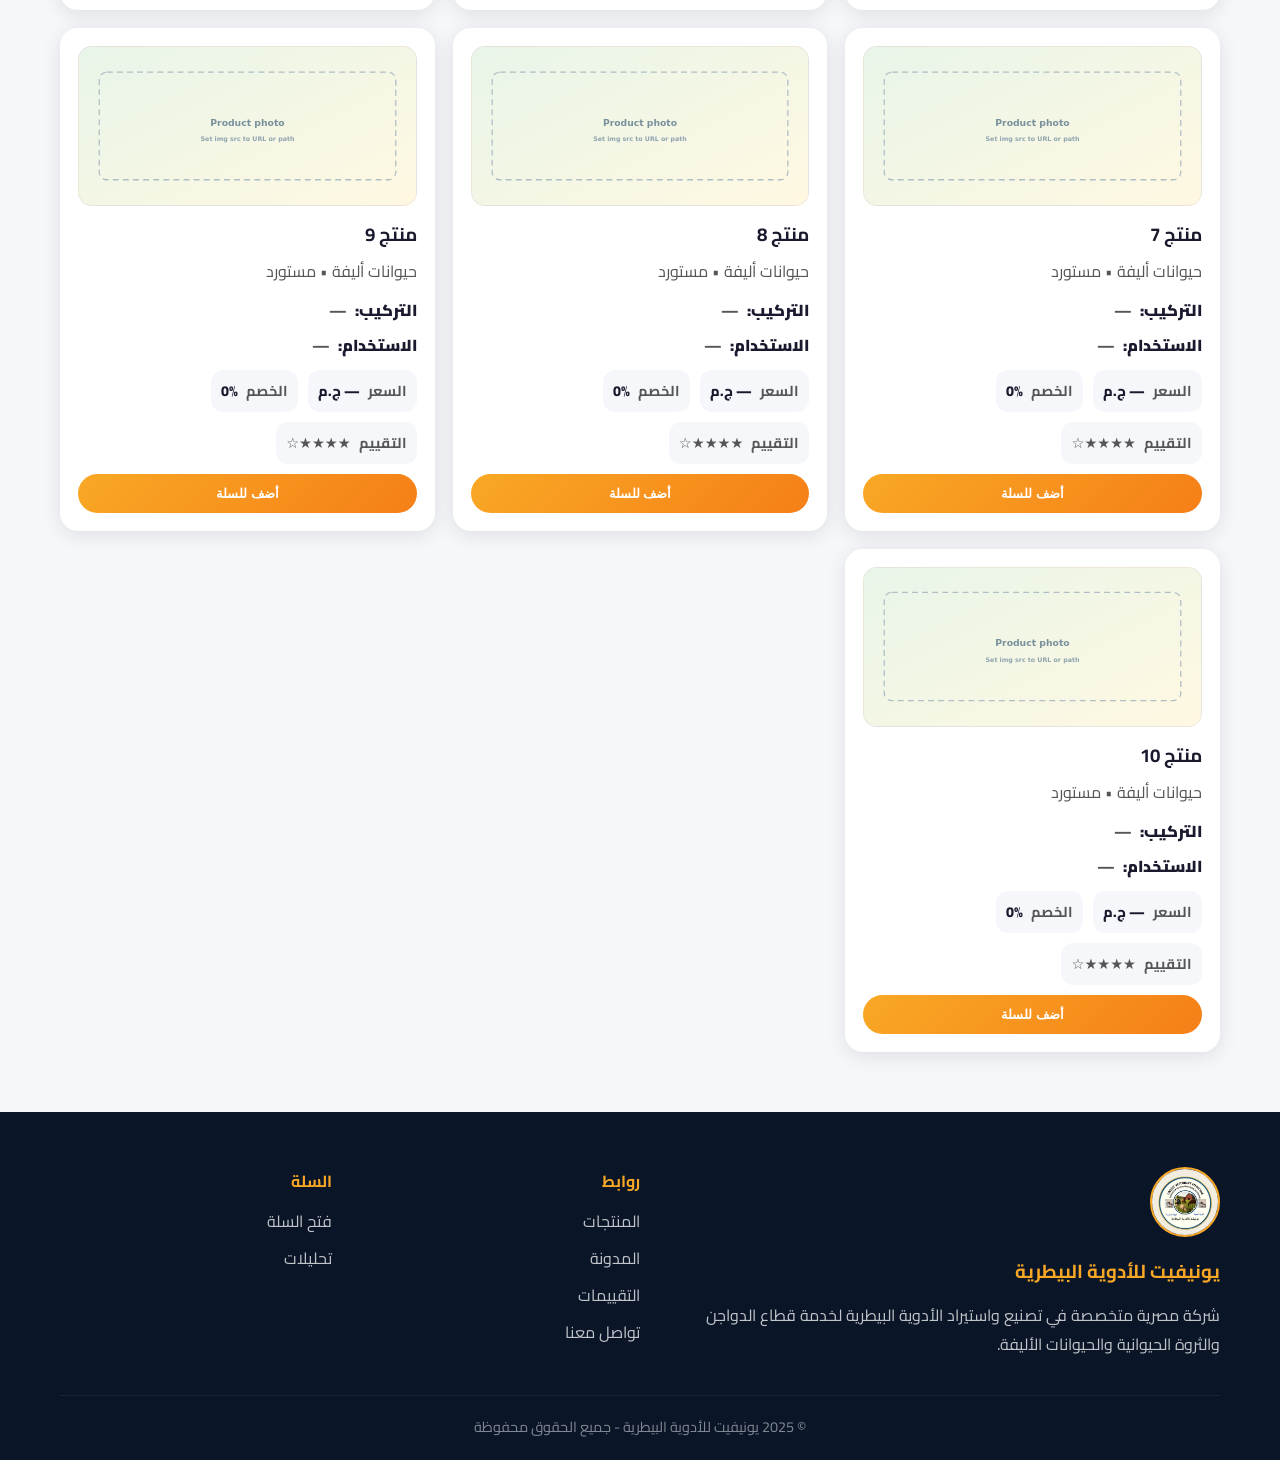
<file: أدوية الحيوانات الأليفة مستورد.html>
<!DOCTYPE html>
<html lang="ar" dir="rtl">
<head>
<meta charset="UTF-8">
<meta name="viewport" content="width=device-width, initial-scale=1.0, viewport-fit=cover" />
<title>أدوية الحيوانات الأليفة</title>
<link href="https://fonts.googleapis.com/css2?family=Cairo:wght@400;600;700;900&display=swap" rel="stylesheet" />
<link rel="stylesheet" href="https://cdnjs.cloudflare.com/ajax/libs/font-awesome/6.5.0/css/all.min.css" />
<link rel="icon" type="image/png" href="logo.png" />
<link rel="stylesheet" href="assets/site.css" />

</head>
<body>

<nav class="navbar">
  <div class="container">
    <a href="index.html" class="logo">
      <img src="logo.png" alt="لوجو يونيفيت للأدوية البيطرية" class="logo-img" />
      <div class="logo-text">
        <h1>يونيفيت للأدوية البيطرية</h1>
        <span>للأدوية البيطرية</span>
      </div>
    </a>
    <ul class="nav-links" id="navLinks">
      <li><a href="index.html">الرئيسية</a></li>
      <li><a href="products.html">المنتجات</a></li>
      <li><a href="blog.html">المدونة</a></li>
      <li><a href="reviews.html">التقييمات</a></li>
      <li><a href="checkout.html" class="nav-cta">السلة (<span data-cart-count style="display:none"></span>)</a></li>
      <li><a href="contact.html">تواصل معنا</a></li>
      <li><a href="dashboard.html">Dashboard</a></li>
    </ul>
    <div class="hamburger" onclick="toggleMenu()"><i class="fas fa-bars"></i></div>
  </div>
</nav>

    <header class="page-hero">
      <div class="container">
        <div class="page-hero-brand">
          <div class="page-hero-brand-content">
            <div class="pill">🐕 أدوية الحيوانات الأليفة • مستورد</div>
            <h1>أدوية الحيوانات الأليفة</h1>
            <p>منتجات مستوردة</p>
            <div class="breadcrumbs">
              <a href="index.html">الرئيسية</a> / <a href="products.html">المنتجات</a> / <span>الحيوانات الأليفة (مستورد)</span>
            </div>
          </div>
          <img src="logo.png" alt="يونيفيت" class="page-hero-logo" />
        </div>
      </div>
    </header>

<main class="section">
  <div class="container">
    <div class="card" style="grid-column:span 12;background:#fff8e1;border:1px solid rgba(249,168,37,.35);margin-bottom:14px">
      <strong>قالب تعبئة المنتجات (نفس شكل «منتجات مميزة»):</strong>
      غيّر خاصية <code>src</code> في وسم <code>&lt;img class="product-img"&gt;</code> إلى <strong>رابط الصورة (https://…)</strong> أو <strong>مسار ملف داخل الموقع</strong> (مثل <code>images/المنتج.jpg</code>).
      ثم عدّل العنوان، التركيب، الاستخدام، السعر، الخصم، والتقييم؛ وفي زر السلة: <code>data-id</code>، <code>data-name</code>، <code>data-category</code>، <code>data-price</code>، <code>data-discount</code>.
      تعديل سريع من المتصفح: أضف <code>?admin=1</code> للرابط — لا تشاركه مع العملاء.
    </div>
    <div class="grid">

          <article class="card product-card">
            <img class="product-img" src="assets/product-placeholder.svg" alt="صورة المنتج" loading="lazy" />
            <h3>منتج 1</h3>
            <div class="muted">حيوانات أليفة • مستورد</div>
            <div class="product-fields">
              <div class="field-line"><span class="field-label">التركيب:</span> <span class="field-value">—</span></div>
              <div class="field-line"><span class="field-label">الاستخدام:</span> <span class="field-value">—</span></div>
            </div>
            <div class="product-meta">
              <div class="kv"><span>السعر</span> — ج.م</div>
              <div class="kv"><span>الخصم</span> 0%</div>
              <div class="kv"><span>التقييم</span> <span class="stars">★★★★☆</span></div>
            </div>
            <button class="btn btn-primary btn-block" data-add-to-cart data-id="pets_import_1" data-name="منتج 1" data-category="أليفة/مستورد" data-price="0" data-discount="0">أضف للسلة</button>
          </article>

          <article class="card product-card">
            <img class="product-img" src="assets/product-placeholder.svg" alt="صورة المنتج" loading="lazy" />
            <h3>منتج 2</h3>
            <div class="muted">حيوانات أليفة • مستورد</div>
            <div class="product-fields">
              <div class="field-line"><span class="field-label">التركيب:</span> <span class="field-value">—</span></div>
              <div class="field-line"><span class="field-label">الاستخدام:</span> <span class="field-value">—</span></div>
            </div>
            <div class="product-meta">
              <div class="kv"><span>السعر</span> — ج.م</div>
              <div class="kv"><span>الخصم</span> 0%</div>
              <div class="kv"><span>التقييم</span> <span class="stars">★★★★☆</span></div>
            </div>
            <button class="btn btn-primary btn-block" data-add-to-cart data-id="pets_import_2" data-name="منتج 2" data-category="أليفة/مستورد" data-price="0" data-discount="0">أضف للسلة</button>
          </article>

          <article class="card product-card">
            <img class="product-img" src="assets/product-placeholder.svg" alt="صورة المنتج" loading="lazy" />
            <h3>منتج 3</h3>
            <div class="muted">حيوانات أليفة • مستورد</div>
            <div class="product-fields">
              <div class="field-line"><span class="field-label">التركيب:</span> <span class="field-value">—</span></div>
              <div class="field-line"><span class="field-label">الاستخدام:</span> <span class="field-value">—</span></div>
            </div>
            <div class="product-meta">
              <div class="kv"><span>السعر</span> — ج.م</div>
              <div class="kv"><span>الخصم</span> 0%</div>
              <div class="kv"><span>التقييم</span> <span class="stars">★★★★☆</span></div>
            </div>
            <button class="btn btn-primary btn-block" data-add-to-cart data-id="pets_import_3" data-name="منتج 3" data-category="أليفة/مستورد" data-price="0" data-discount="0">أضف للسلة</button>
          </article>

          <article class="card product-card">
            <img class="product-img" src="assets/product-placeholder.svg" alt="صورة المنتج" loading="lazy" />
            <h3>منتج 4</h3>
            <div class="muted">حيوانات أليفة • مستورد</div>
            <div class="product-fields">
              <div class="field-line"><span class="field-label">التركيب:</span> <span class="field-value">—</span></div>
              <div class="field-line"><span class="field-label">الاستخدام:</span> <span class="field-value">—</span></div>
            </div>
            <div class="product-meta">
              <div class="kv"><span>السعر</span> — ج.م</div>
              <div class="kv"><span>الخصم</span> 0%</div>
              <div class="kv"><span>التقييم</span> <span class="stars">★★★★☆</span></div>
            </div>
            <button class="btn btn-primary btn-block" data-add-to-cart data-id="pets_import_4" data-name="منتج 4" data-category="أليفة/مستورد" data-price="0" data-discount="0">أضف للسلة</button>
          </article>

          <article class="card product-card">
            <img class="product-img" src="assets/product-placeholder.svg" alt="صورة المنتج" loading="lazy" />
            <h3>منتج 5</h3>
            <div class="muted">حيوانات أليفة • مستورد</div>
            <div class="product-fields">
              <div class="field-line"><span class="field-label">التركيب:</span> <span class="field-value">—</span></div>
              <div class="field-line"><span class="field-label">الاستخدام:</span> <span class="field-value">—</span></div>
            </div>
            <div class="product-meta">
              <div class="kv"><span>السعر</span> — ج.م</div>
              <div class="kv"><span>الخصم</span> 0%</div>
              <div class="kv"><span>التقييم</span> <span class="stars">★★★★☆</span></div>
            </div>
            <button class="btn btn-primary btn-block" data-add-to-cart data-id="pets_import_5" data-name="منتج 5" data-category="أليفة/مستورد" data-price="0" data-discount="0">أضف للسلة</button>
          </article>

          <article class="card product-card">
            <img class="product-img" src="assets/product-placeholder.svg" alt="صورة المنتج" loading="lazy" />
            <h3>منتج 6</h3>
            <div class="muted">حيوانات أليفة • مستورد</div>
            <div class="product-fields">
              <div class="field-line"><span class="field-label">التركيب:</span> <span class="field-value">—</span></div>
              <div class="field-line"><span class="field-label">الاستخدام:</span> <span class="field-value">—</span></div>
            </div>
            <div class="product-meta">
              <div class="kv"><span>السعر</span> — ج.م</div>
              <div class="kv"><span>الخصم</span> 0%</div>
              <div class="kv"><span>التقييم</span> <span class="stars">★★★★☆</span></div>
            </div>
            <button class="btn btn-primary btn-block" data-add-to-cart data-id="pets_import_6" data-name="منتج 6" data-category="أليفة/مستورد" data-price="0" data-discount="0">أضف للسلة</button>
          </article>

          <article class="card product-card">
            <img class="product-img" src="assets/product-placeholder.svg" alt="صورة المنتج" loading="lazy" />
            <h3>منتج 7</h3>
            <div class="muted">حيوانات أليفة • مستورد</div>
            <div class="product-fields">
              <div class="field-line"><span class="field-label">التركيب:</span> <span class="field-value">—</span></div>
              <div class="field-line"><span class="field-label">الاستخدام:</span> <span class="field-value">—</span></div>
            </div>
            <div class="product-meta">
              <div class="kv"><span>السعر</span> — ج.م</div>
              <div class="kv"><span>الخصم</span> 0%</div>
              <div class="kv"><span>التقييم</span> <span class="stars">★★★★☆</span></div>
            </div>
            <button class="btn btn-primary btn-block" data-add-to-cart data-id="pets_import_7" data-name="منتج 7" data-category="أليفة/مستورد" data-price="0" data-discount="0">أضف للسلة</button>
          </article>

          <article class="card product-card">
            <img class="product-img" src="assets/product-placeholder.svg" alt="صورة المنتج" loading="lazy" />
            <h3>منتج 8</h3>
            <div class="muted">حيوانات أليفة • مستورد</div>
            <div class="product-fields">
              <div class="field-line"><span class="field-label">التركيب:</span> <span class="field-value">—</span></div>
              <div class="field-line"><span class="field-label">الاستخدام:</span> <span class="field-value">—</span></div>
            </div>
            <div class="product-meta">
              <div class="kv"><span>السعر</span> — ج.م</div>
              <div class="kv"><span>الخصم</span> 0%</div>
              <div class="kv"><span>التقييم</span> <span class="stars">★★★★☆</span></div>
            </div>
            <button class="btn btn-primary btn-block" data-add-to-cart data-id="pets_import_8" data-name="منتج 8" data-category="أليفة/مستورد" data-price="0" data-discount="0">أضف للسلة</button>
          </article>

          <article class="card product-card">
            <img class="product-img" src="assets/product-placeholder.svg" alt="صورة المنتج" loading="lazy" />
            <h3>منتج 9</h3>
            <div class="muted">حيوانات أليفة • مستورد</div>
            <div class="product-fields">
              <div class="field-line"><span class="field-label">التركيب:</span> <span class="field-value">—</span></div>
              <div class="field-line"><span class="field-label">الاستخدام:</span> <span class="field-value">—</span></div>
            </div>
            <div class="product-meta">
              <div class="kv"><span>السعر</span> — ج.م</div>
              <div class="kv"><span>الخصم</span> 0%</div>
              <div class="kv"><span>التقييم</span> <span class="stars">★★★★☆</span></div>
            </div>
            <button class="btn btn-primary btn-block" data-add-to-cart data-id="pets_import_9" data-name="منتج 9" data-category="أليفة/مستورد" data-price="0" data-discount="0">أضف للسلة</button>
          </article>

          <article class="card product-card">
            <img class="product-img" src="assets/product-placeholder.svg" alt="صورة المنتج" loading="lazy" />
            <h3>منتج 10</h3>
            <div class="muted">حيوانات أليفة • مستورد</div>
            <div class="product-fields">
              <div class="field-line"><span class="field-label">التركيب:</span> <span class="field-value">—</span></div>
              <div class="field-line"><span class="field-label">الاستخدام:</span> <span class="field-value">—</span></div>
            </div>
            <div class="product-meta">
              <div class="kv"><span>السعر</span> — ج.م</div>
              <div class="kv"><span>الخصم</span> 0%</div>
              <div class="kv"><span>التقييم</span> <span class="stars">★★★★☆</span></div>
            </div>
            <button class="btn btn-primary btn-block" data-add-to-cart data-id="pets_import_10" data-name="منتج 10" data-category="أليفة/مستورد" data-price="0" data-discount="0">أضف للسلة</button>
          </article>

</div>

</div>
</main>

<footer class="footer">
  <div class="container">
    <div class="footer-grid">
      <div class="footer-about">
        <img src="logo.png" alt="لوجو" class="footer-logo-img" />
        <h3>يونيفيت للأدوية البيطرية</h3>
        <p>شركة مصرية متخصصة في تصنيع واستيراد الأدوية البيطرية لخدمة قطاع الدواجن والثروة الحيوانية والحيوانات الأليفة.</p>
      </div>
      <div class="footer-links">
        <h4>روابط</h4>
        <ul>
          <li><a href="products.html">المنتجات</a></li>
          <li><a href="blog.html">المدونة</a></li>
          <li><a href="reviews.html">التقييمات</a></li>
          <li><a href="contact.html">تواصل معنا</a></li>
        </ul>
      </div>
      <div class="footer-links">
        <h4>السلة</h4>
        <ul>
          <li><a href="checkout.html">فتح السلة</a></li>
          <li><a href="dashboard.html">تحليلات</a></li>
        </ul>
      </div>
    </div>
    <div class="footer-bottom">
      <p>© 2025 يونيفيت للأدوية البيطرية - جميع الحقوق محفوظة</p>
    </div>
  </div>
</footer>

<a href="https://wa.me/201008226733" target="_blank" class="whatsapp-float" aria-label="WhatsApp">
  <i class="fab fa-whatsapp"></i>
</a>

<script src="assets/site.js"></script>

</body>
</html>
</file>
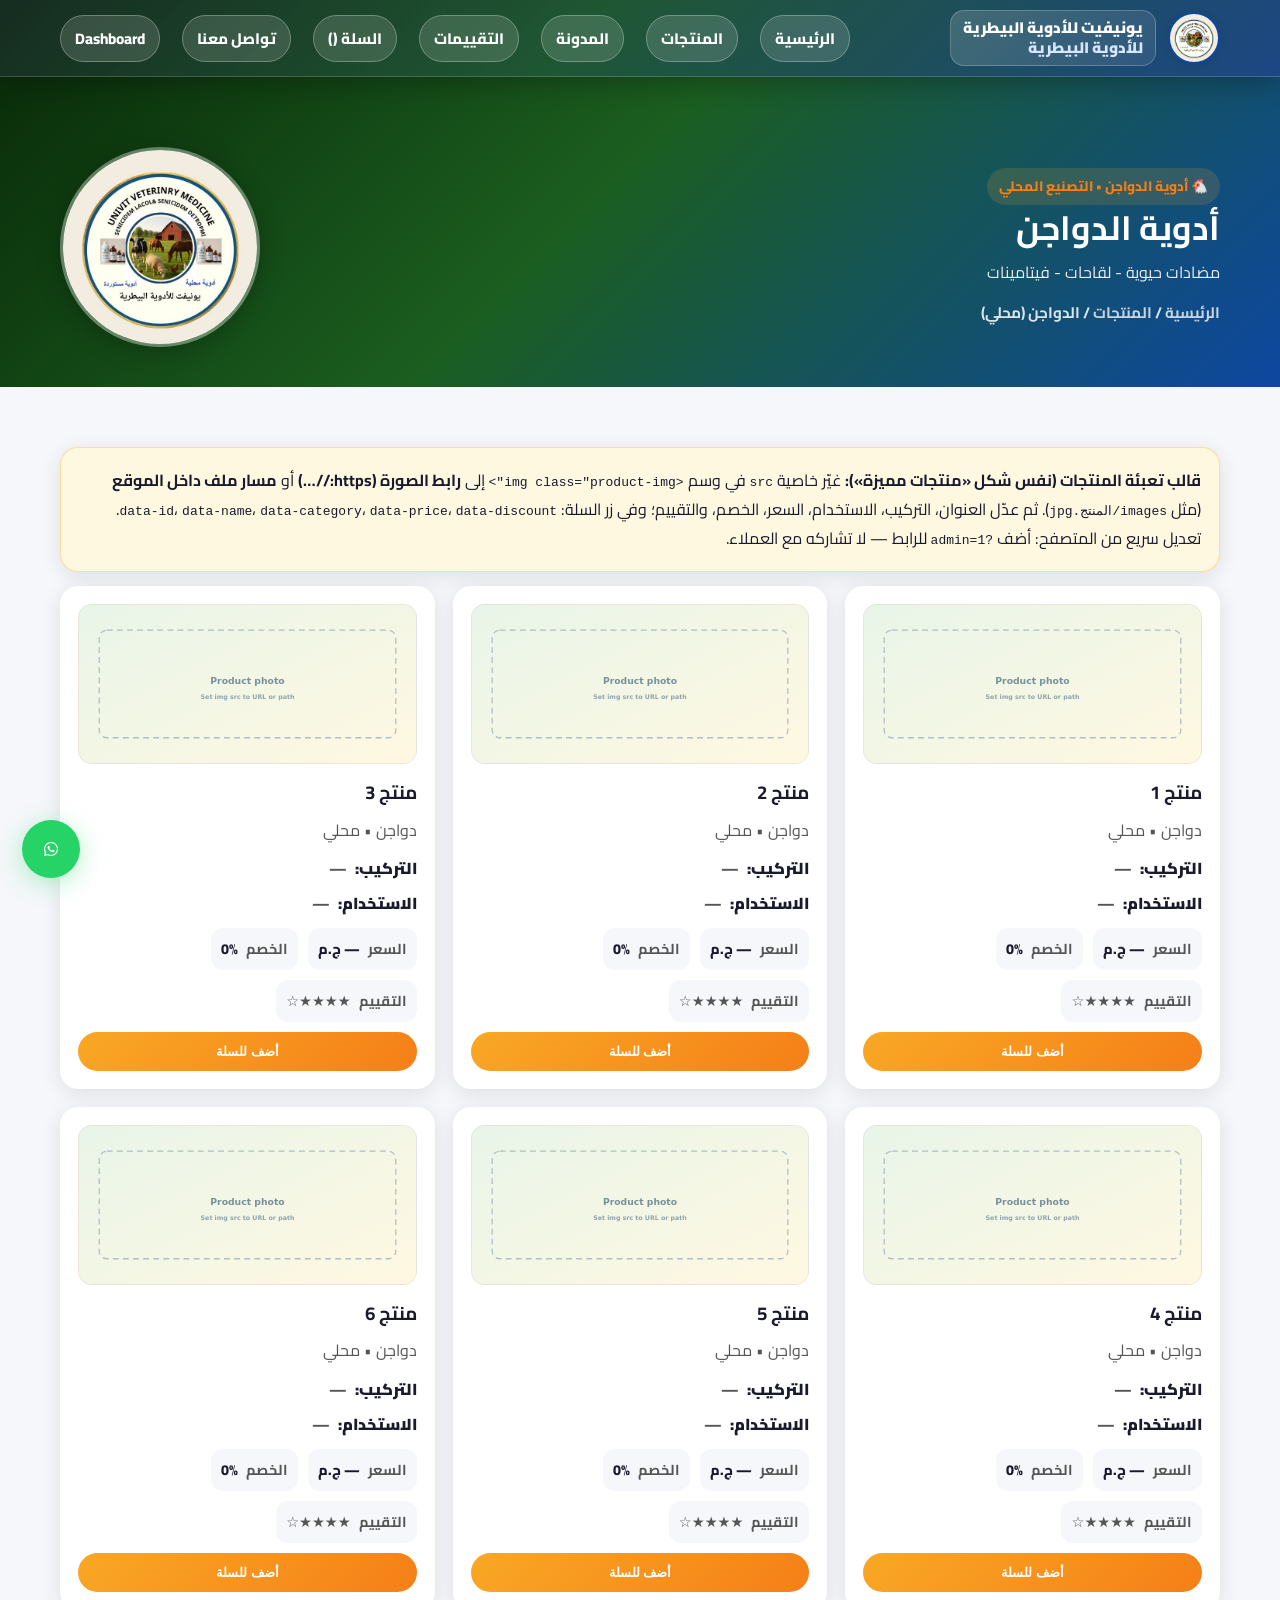
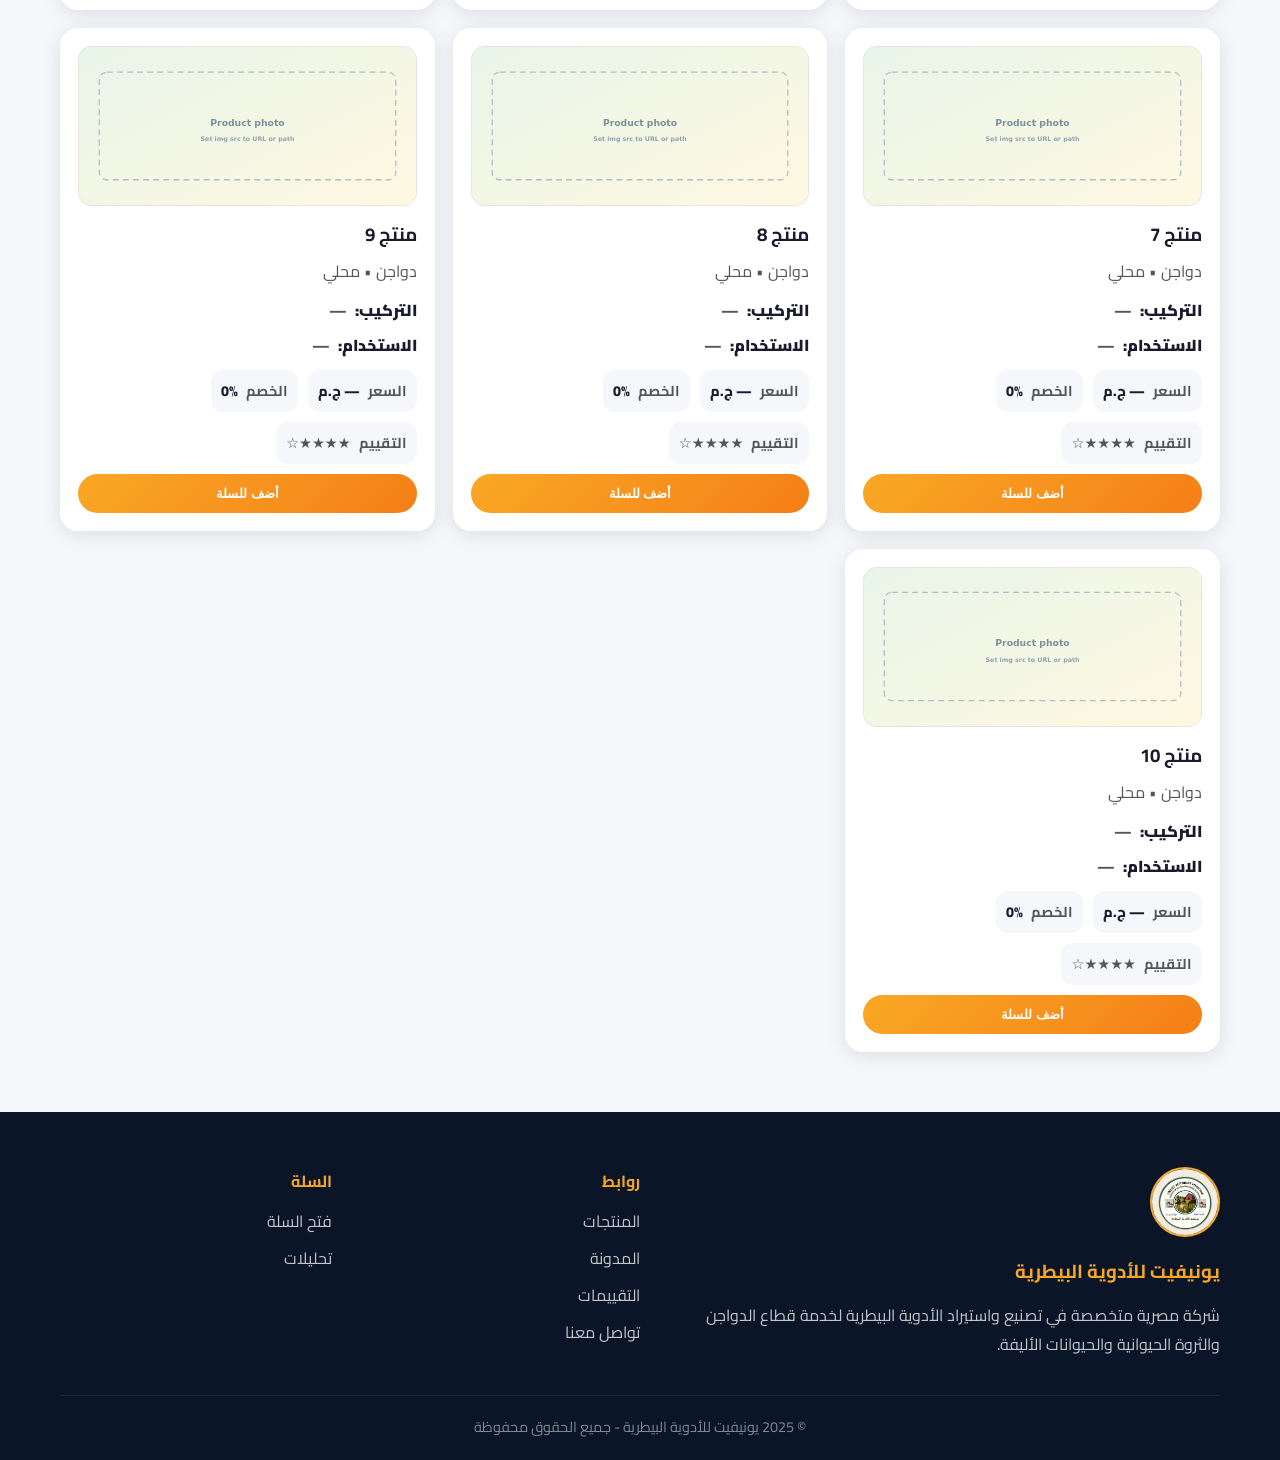
<file: أدوية الدواجن محلي.html>
<!DOCTYPE html>
<html lang="ar" dir="rtl">
<head>
<meta charset="UTF-8">
<meta name="viewport" content="width=device-width, initial-scale=1.0, viewport-fit=cover" />
<title>أدوية الدواجن</title>
<link href="https://fonts.googleapis.com/css2?family=Cairo:wght@400;600;700;900&display=swap" rel="stylesheet" />
<link rel="stylesheet" href="https://cdnjs.cloudflare.com/ajax/libs/font-awesome/6.5.0/css/all.min.css" />
<link rel="icon" type="image/png" href="logo.png" />
<link rel="stylesheet" href="assets/site.css" />

</head>
<body>

<nav class="navbar">
  <div class="container">
    <a href="index.html" class="logo">
      <img src="logo.png" alt="لوجو يونيفيت للأدوية البيطرية" class="logo-img" />
      <div class="logo-text">
        <h1>يونيفيت للأدوية البيطرية</h1>
        <span>للأدوية البيطرية</span>
      </div>
    </a>
    <ul class="nav-links" id="navLinks">
      <li><a href="index.html">الرئيسية</a></li>
      <li><a href="products.html">المنتجات</a></li>
      <li><a href="blog.html">المدونة</a></li>
      <li><a href="reviews.html">التقييمات</a></li>
      <li><a href="checkout.html" class="nav-cta">السلة (<span data-cart-count style="display:none"></span>)</a></li>
      <li><a href="contact.html">تواصل معنا</a></li>
      <li><a href="dashboard.html">Dashboard</a></li>
    </ul>
    <div class="hamburger" onclick="toggleMenu()"><i class="fas fa-bars"></i></div>
  </div>
</nav>

    <header class="page-hero">
      <div class="container">
        <div class="page-hero-brand">
          <div class="page-hero-brand-content">
            <div class="pill">🐔 أدوية الدواجن • التصنيع المحلي</div>
            <h1>أدوية الدواجن</h1>
            <p>مضادات حيوية - لقاحات - فيتامينات</p>
            <div class="breadcrumbs">
              <a href="index.html">الرئيسية</a> / <a href="products.html">المنتجات</a> / <span>الدواجن (محلي)</span>
            </div>
          </div>
          <img src="logo.png" alt="يونيفيت" class="page-hero-logo" />
        </div>
      </div>
    </header>

<main class="section">
  <div class="container">
    <div class="card" style="grid-column:span 12;background:#fff8e1;border:1px solid rgba(249,168,37,.35);margin-bottom:14px">
      <strong>قالب تعبئة المنتجات (نفس شكل «منتجات مميزة»):</strong>
      غيّر خاصية <code>src</code> في وسم <code>&lt;img class="product-img"&gt;</code> إلى <strong>رابط الصورة (https://…)</strong> أو <strong>مسار ملف داخل الموقع</strong> (مثل <code>images/المنتج.jpg</code>).
      ثم عدّل العنوان، التركيب، الاستخدام، السعر، الخصم، والتقييم؛ وفي زر السلة: <code>data-id</code>، <code>data-name</code>، <code>data-category</code>، <code>data-price</code>، <code>data-discount</code>.
      تعديل سريع من المتصفح: أضف <code>?admin=1</code> للرابط — لا تشاركه مع العملاء.
    </div>
    <div class="grid">

          <article class="card product-card">
            <img class="product-img" src="assets/product-placeholder.svg" alt="صورة المنتج" loading="lazy" />
            <h3>منتج 1</h3>
            <div class="muted">دواجن • محلي</div>
            <div class="product-fields">
              <div class="field-line"><span class="field-label">التركيب:</span> <span class="field-value">—</span></div>
              <div class="field-line"><span class="field-label">الاستخدام:</span> <span class="field-value">—</span></div>
            </div>
            <div class="product-meta">
              <div class="kv"><span>السعر</span> — ج.م</div>
              <div class="kv"><span>الخصم</span> 0%</div>
              <div class="kv"><span>التقييم</span> <span class="stars">★★★★☆</span></div>
            </div>
            <button class="btn btn-primary btn-block" data-add-to-cart data-id="poultry_local_1" data-name="منتج 1" data-category="دواجن/محلي" data-price="0" data-discount="0">أضف للسلة</button>
          </article>

          <article class="card product-card">
            <img class="product-img" src="assets/product-placeholder.svg" alt="صورة المنتج" loading="lazy" />
            <h3>منتج 2</h3>
            <div class="muted">دواجن • محلي</div>
            <div class="product-fields">
              <div class="field-line"><span class="field-label">التركيب:</span> <span class="field-value">—</span></div>
              <div class="field-line"><span class="field-label">الاستخدام:</span> <span class="field-value">—</span></div>
            </div>
            <div class="product-meta">
              <div class="kv"><span>السعر</span> — ج.م</div>
              <div class="kv"><span>الخصم</span> 0%</div>
              <div class="kv"><span>التقييم</span> <span class="stars">★★★★☆</span></div>
            </div>
            <button class="btn btn-primary btn-block" data-add-to-cart data-id="poultry_local_2" data-name="منتج 2" data-category="دواجن/محلي" data-price="0" data-discount="0">أضف للسلة</button>
          </article>

          <article class="card product-card">
            <img class="product-img" src="assets/product-placeholder.svg" alt="صورة المنتج" loading="lazy" />
            <h3>منتج 3</h3>
            <div class="muted">دواجن • محلي</div>
            <div class="product-fields">
              <div class="field-line"><span class="field-label">التركيب:</span> <span class="field-value">—</span></div>
              <div class="field-line"><span class="field-label">الاستخدام:</span> <span class="field-value">—</span></div>
            </div>
            <div class="product-meta">
              <div class="kv"><span>السعر</span> — ج.م</div>
              <div class="kv"><span>الخصم</span> 0%</div>
              <div class="kv"><span>التقييم</span> <span class="stars">★★★★☆</span></div>
            </div>
            <button class="btn btn-primary btn-block" data-add-to-cart data-id="poultry_local_3" data-name="منتج 3" data-category="دواجن/محلي" data-price="0" data-discount="0">أضف للسلة</button>
          </article>

          <article class="card product-card">
            <img class="product-img" src="assets/product-placeholder.svg" alt="صورة المنتج" loading="lazy" />
            <h3>منتج 4</h3>
            <div class="muted">دواجن • محلي</div>
            <div class="product-fields">
              <div class="field-line"><span class="field-label">التركيب:</span> <span class="field-value">—</span></div>
              <div class="field-line"><span class="field-label">الاستخدام:</span> <span class="field-value">—</span></div>
            </div>
            <div class="product-meta">
              <div class="kv"><span>السعر</span> — ج.م</div>
              <div class="kv"><span>الخصم</span> 0%</div>
              <div class="kv"><span>التقييم</span> <span class="stars">★★★★☆</span></div>
            </div>
            <button class="btn btn-primary btn-block" data-add-to-cart data-id="poultry_local_4" data-name="منتج 4" data-category="دواجن/محلي" data-price="0" data-discount="0">أضف للسلة</button>
          </article>

          <article class="card product-card">
            <img class="product-img" src="assets/product-placeholder.svg" alt="صورة المنتج" loading="lazy" />
            <h3>منتج 5</h3>
            <div class="muted">دواجن • محلي</div>
            <div class="product-fields">
              <div class="field-line"><span class="field-label">التركيب:</span> <span class="field-value">—</span></div>
              <div class="field-line"><span class="field-label">الاستخدام:</span> <span class="field-value">—</span></div>
            </div>
            <div class="product-meta">
              <div class="kv"><span>السعر</span> — ج.م</div>
              <div class="kv"><span>الخصم</span> 0%</div>
              <div class="kv"><span>التقييم</span> <span class="stars">★★★★☆</span></div>
            </div>
            <button class="btn btn-primary btn-block" data-add-to-cart data-id="poultry_local_5" data-name="منتج 5" data-category="دواجن/محلي" data-price="0" data-discount="0">أضف للسلة</button>
          </article>

          <article class="card product-card">
            <img class="product-img" src="assets/product-placeholder.svg" alt="صورة المنتج" loading="lazy" />
            <h3>منتج 6</h3>
            <div class="muted">دواجن • محلي</div>
            <div class="product-fields">
              <div class="field-line"><span class="field-label">التركيب:</span> <span class="field-value">—</span></div>
              <div class="field-line"><span class="field-label">الاستخدام:</span> <span class="field-value">—</span></div>
            </div>
            <div class="product-meta">
              <div class="kv"><span>السعر</span> — ج.م</div>
              <div class="kv"><span>الخصم</span> 0%</div>
              <div class="kv"><span>التقييم</span> <span class="stars">★★★★☆</span></div>
            </div>
            <button class="btn btn-primary btn-block" data-add-to-cart data-id="poultry_local_6" data-name="منتج 6" data-category="دواجن/محلي" data-price="0" data-discount="0">أضف للسلة</button>
          </article>

          <article class="card product-card">
            <img class="product-img" src="assets/product-placeholder.svg" alt="صورة المنتج" loading="lazy" />
            <h3>منتج 7</h3>
            <div class="muted">دواجن • محلي</div>
            <div class="product-fields">
              <div class="field-line"><span class="field-label">التركيب:</span> <span class="field-value">—</span></div>
              <div class="field-line"><span class="field-label">الاستخدام:</span> <span class="field-value">—</span></div>
            </div>
            <div class="product-meta">
              <div class="kv"><span>السعر</span> — ج.م</div>
              <div class="kv"><span>الخصم</span> 0%</div>
              <div class="kv"><span>التقييم</span> <span class="stars">★★★★☆</span></div>
            </div>
            <button class="btn btn-primary btn-block" data-add-to-cart data-id="poultry_local_7" data-name="منتج 7" data-category="دواجن/محلي" data-price="0" data-discount="0">أضف للسلة</button>
          </article>

          <article class="card product-card">
            <img class="product-img" src="assets/product-placeholder.svg" alt="صورة المنتج" loading="lazy" />
            <h3>منتج 8</h3>
            <div class="muted">دواجن • محلي</div>
            <div class="product-fields">
              <div class="field-line"><span class="field-label">التركيب:</span> <span class="field-value">—</span></div>
              <div class="field-line"><span class="field-label">الاستخدام:</span> <span class="field-value">—</span></div>
            </div>
            <div class="product-meta">
              <div class="kv"><span>السعر</span> — ج.م</div>
              <div class="kv"><span>الخصم</span> 0%</div>
              <div class="kv"><span>التقييم</span> <span class="stars">★★★★☆</span></div>
            </div>
            <button class="btn btn-primary btn-block" data-add-to-cart data-id="poultry_local_8" data-name="منتج 8" data-category="دواجن/محلي" data-price="0" data-discount="0">أضف للسلة</button>
          </article>

          <article class="card product-card">
            <img class="product-img" src="assets/product-placeholder.svg" alt="صورة المنتج" loading="lazy" />
            <h3>منتج 9</h3>
            <div class="muted">دواجن • محلي</div>
            <div class="product-fields">
              <div class="field-line"><span class="field-label">التركيب:</span> <span class="field-value">—</span></div>
              <div class="field-line"><span class="field-label">الاستخدام:</span> <span class="field-value">—</span></div>
            </div>
            <div class="product-meta">
              <div class="kv"><span>السعر</span> — ج.م</div>
              <div class="kv"><span>الخصم</span> 0%</div>
              <div class="kv"><span>التقييم</span> <span class="stars">★★★★☆</span></div>
            </div>
            <button class="btn btn-primary btn-block" data-add-to-cart data-id="poultry_local_9" data-name="منتج 9" data-category="دواجن/محلي" data-price="0" data-discount="0">أضف للسلة</button>
          </article>

          <article class="card product-card">
            <img class="product-img" src="assets/product-placeholder.svg" alt="صورة المنتج" loading="lazy" />
            <h3>منتج 10</h3>
            <div class="muted">دواجن • محلي</div>
            <div class="product-fields">
              <div class="field-line"><span class="field-label">التركيب:</span> <span class="field-value">—</span></div>
              <div class="field-line"><span class="field-label">الاستخدام:</span> <span class="field-value">—</span></div>
            </div>
            <div class="product-meta">
              <div class="kv"><span>السعر</span> — ج.م</div>
              <div class="kv"><span>الخصم</span> 0%</div>
              <div class="kv"><span>التقييم</span> <span class="stars">★★★★☆</span></div>
            </div>
            <button class="btn btn-primary btn-block" data-add-to-cart data-id="poultry_local_10" data-name="منتج 10" data-category="دواجن/محلي" data-price="0" data-discount="0">أضف للسلة</button>
          </article>

</div>

</div>
</main>

<footer class="footer">
  <div class="container">
    <div class="footer-grid">
      <div class="footer-about">
        <img src="logo.png" alt="لوجو" class="footer-logo-img" />
        <h3>يونيفيت للأدوية البيطرية</h3>
        <p>شركة مصرية متخصصة في تصنيع واستيراد الأدوية البيطرية لخدمة قطاع الدواجن والثروة الحيوانية والحيوانات الأليفة.</p>
      </div>
      <div class="footer-links">
        <h4>روابط</h4>
        <ul>
          <li><a href="products.html">المنتجات</a></li>
          <li><a href="blog.html">المدونة</a></li>
          <li><a href="reviews.html">التقييمات</a></li>
          <li><a href="contact.html">تواصل معنا</a></li>
        </ul>
      </div>
      <div class="footer-links">
        <h4>السلة</h4>
        <ul>
          <li><a href="checkout.html">فتح السلة</a></li>
          <li><a href="dashboard.html">تحليلات</a></li>
        </ul>
      </div>
    </div>
    <div class="footer-bottom">
      <p>© 2025 يونيفيت للأدوية البيطرية - جميع الحقوق محفوظة</p>
    </div>
  </div>
</footer>

<a href="https://wa.me/201008226733" target="_blank" class="whatsapp-float" aria-label="WhatsApp">
  <i class="fab fa-whatsapp"></i>
</a>

<script src="assets/site.js"></script>

</body>
</html>
</file>
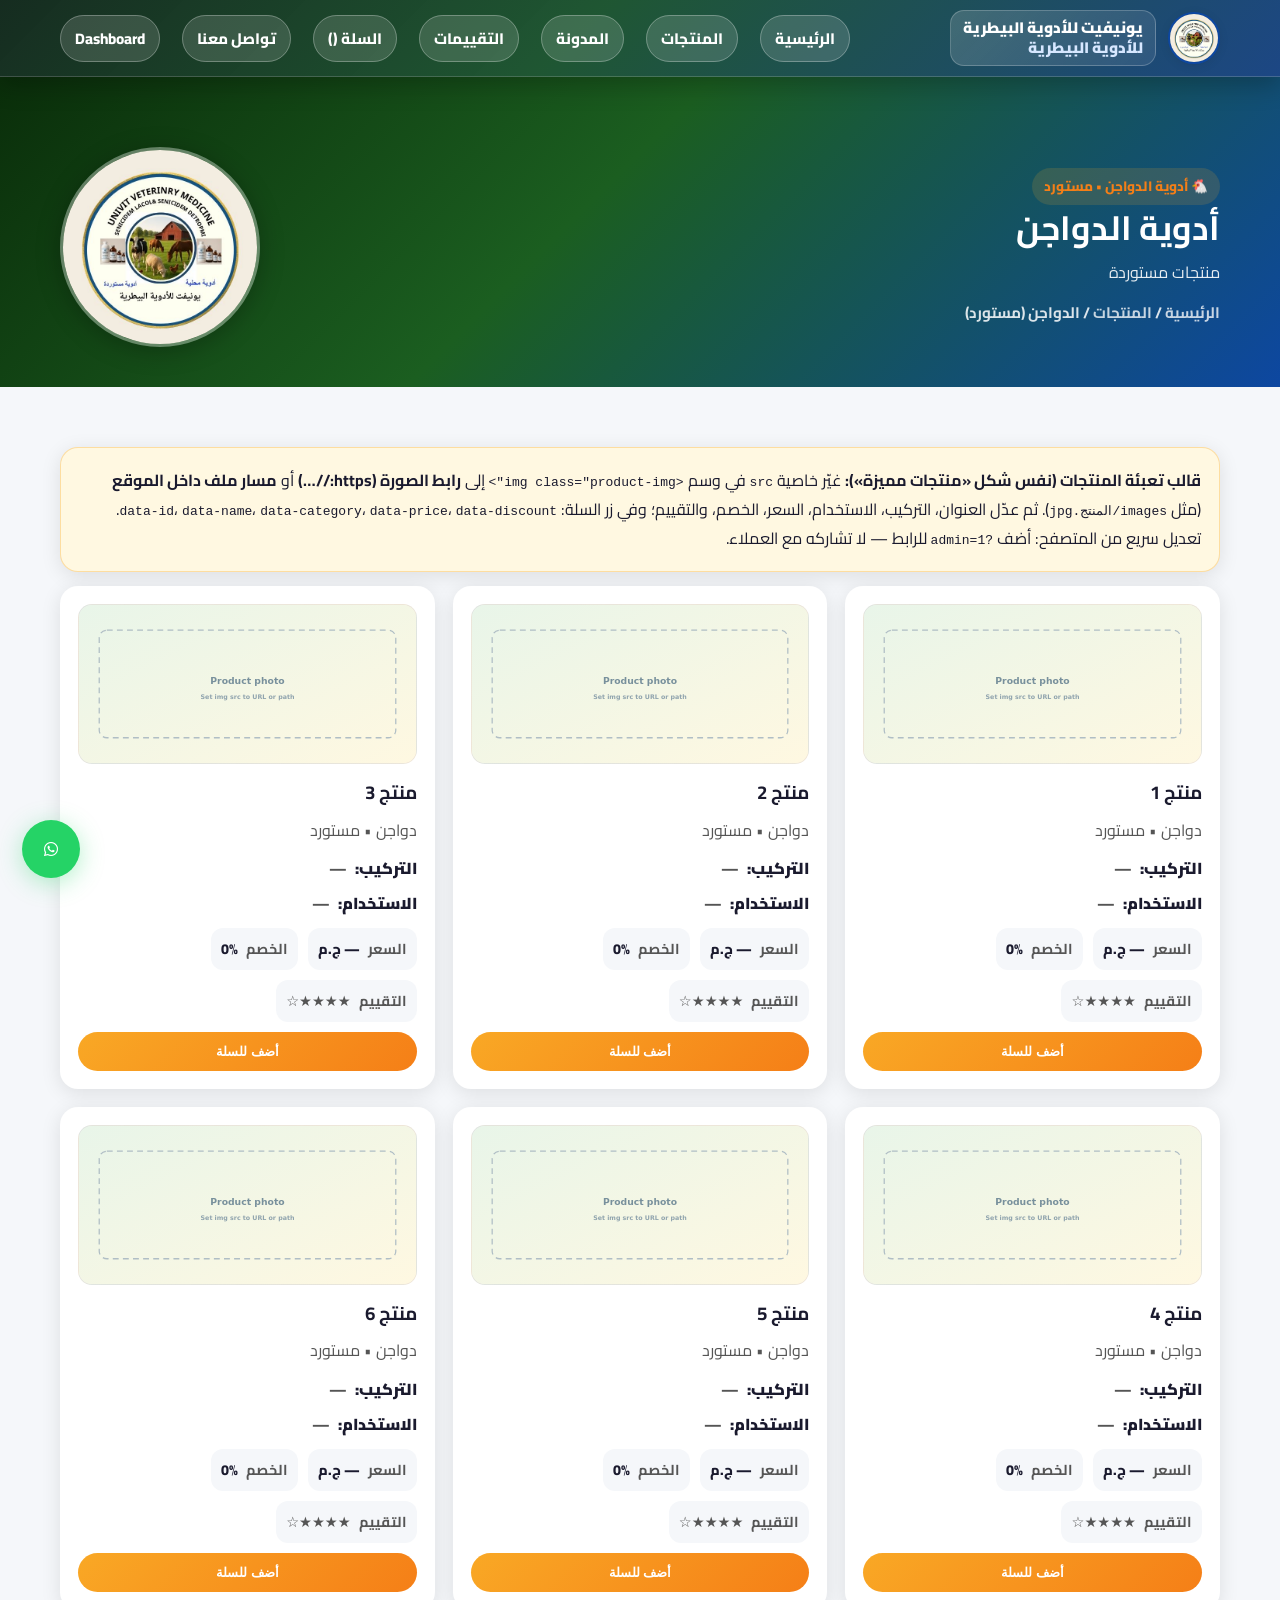
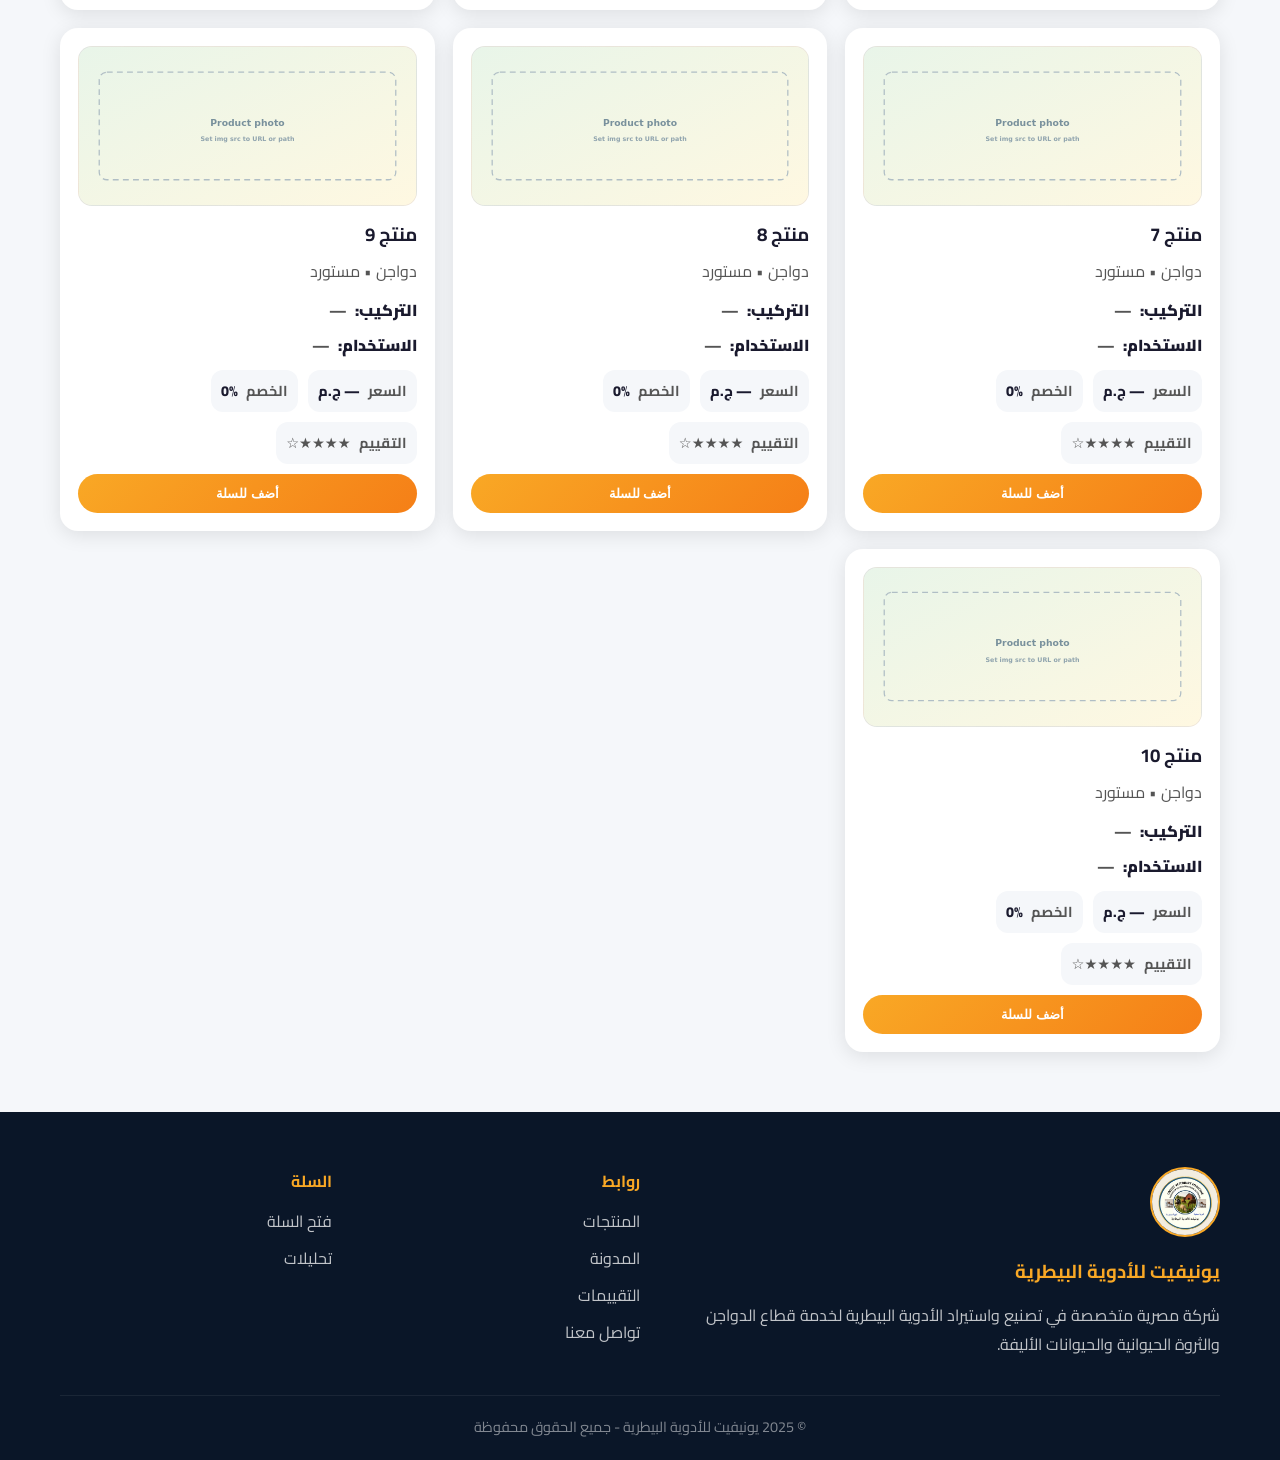
<file: أدوية الدواجن مستورد.html>
<!DOCTYPE html>
<html lang="ar" dir="rtl">
<head>
<meta charset="UTF-8">
<meta name="viewport" content="width=device-width, initial-scale=1.0, viewport-fit=cover" />
<title>أدوية الدواجن</title>
<link href="https://fonts.googleapis.com/css2?family=Cairo:wght@400;600;700;900&display=swap" rel="stylesheet" />
<link rel="stylesheet" href="https://cdnjs.cloudflare.com/ajax/libs/font-awesome/6.5.0/css/all.min.css" />
<link rel="icon" type="image/png" href="logo.png" />
<link rel="stylesheet" href="assets/site.css" />

</head>
<body>

<nav class="navbar">
  <div class="container">
    <a href="index.html" class="logo">
      <img src="logo.png" alt="لوجو يونيفيت للأدوية البيطرية" class="logo-img" />
      <div class="logo-text">
        <h1>يونيفيت للأدوية البيطرية</h1>
        <span>للأدوية البيطرية</span>
      </div>
    </a>
    <ul class="nav-links" id="navLinks">
      <li><a href="index.html">الرئيسية</a></li>
      <li><a href="products.html">المنتجات</a></li>
      <li><a href="blog.html">المدونة</a></li>
      <li><a href="reviews.html">التقييمات</a></li>
      <li><a href="checkout.html" class="nav-cta">السلة (<span data-cart-count style="display:none"></span>)</a></li>
      <li><a href="contact.html">تواصل معنا</a></li>
      <li><a href="dashboard.html">Dashboard</a></li>
    </ul>
    <div class="hamburger" onclick="toggleMenu()"><i class="fas fa-bars"></i></div>
  </div>
</nav>

    <header class="page-hero">
      <div class="container">
        <div class="page-hero-brand">
          <div class="page-hero-brand-content">
            <div class="pill">🐔 أدوية الدواجن • مستورد</div>
            <h1>أدوية الدواجن</h1>
            <p>منتجات مستوردة</p>
            <div class="breadcrumbs">
              <a href="index.html">الرئيسية</a> / <a href="products.html">المنتجات</a> / <span>الدواجن (مستورد)</span>
            </div>
          </div>
          <img src="logo.png" alt="يونيفيت" class="page-hero-logo" />
        </div>
      </div>
    </header>

<main class="section">
  <div class="container">
    <div class="card" style="grid-column:span 12;background:#fff8e1;border:1px solid rgba(249,168,37,.35);margin-bottom:14px">
      <strong>قالب تعبئة المنتجات (نفس شكل «منتجات مميزة»):</strong>
      غيّر خاصية <code>src</code> في وسم <code>&lt;img class="product-img"&gt;</code> إلى <strong>رابط الصورة (https://…)</strong> أو <strong>مسار ملف داخل الموقع</strong> (مثل <code>images/المنتج.jpg</code>).
      ثم عدّل العنوان، التركيب، الاستخدام، السعر، الخصم، والتقييم؛ وفي زر السلة: <code>data-id</code>، <code>data-name</code>، <code>data-category</code>، <code>data-price</code>، <code>data-discount</code>.
      تعديل سريع من المتصفح: أضف <code>?admin=1</code> للرابط — لا تشاركه مع العملاء.
    </div>
    <div class="grid">

          <article class="card product-card">
            <img class="product-img" src="assets/product-placeholder.svg" alt="صورة المنتج" loading="lazy" />
            <h3>منتج 1</h3>
            <div class="muted">دواجن • مستورد</div>
            <div class="product-fields">
              <div class="field-line"><span class="field-label">التركيب:</span> <span class="field-value">—</span></div>
              <div class="field-line"><span class="field-label">الاستخدام:</span> <span class="field-value">—</span></div>
            </div>
            <div class="product-meta">
              <div class="kv"><span>السعر</span> — ج.م</div>
              <div class="kv"><span>الخصم</span> 0%</div>
              <div class="kv"><span>التقييم</span> <span class="stars">★★★★☆</span></div>
            </div>
            <button class="btn btn-primary btn-block" data-add-to-cart data-id="poultry_import_1" data-name="منتج 1" data-category="دواجن/مستورد" data-price="0" data-discount="0">أضف للسلة</button>
          </article>

          <article class="card product-card">
            <img class="product-img" src="assets/product-placeholder.svg" alt="صورة المنتج" loading="lazy" />
            <h3>منتج 2</h3>
            <div class="muted">دواجن • مستورد</div>
            <div class="product-fields">
              <div class="field-line"><span class="field-label">التركيب:</span> <span class="field-value">—</span></div>
              <div class="field-line"><span class="field-label">الاستخدام:</span> <span class="field-value">—</span></div>
            </div>
            <div class="product-meta">
              <div class="kv"><span>السعر</span> — ج.م</div>
              <div class="kv"><span>الخصم</span> 0%</div>
              <div class="kv"><span>التقييم</span> <span class="stars">★★★★☆</span></div>
            </div>
            <button class="btn btn-primary btn-block" data-add-to-cart data-id="poultry_import_2" data-name="منتج 2" data-category="دواجن/مستورد" data-price="0" data-discount="0">أضف للسلة</button>
          </article>

          <article class="card product-card">
            <img class="product-img" src="assets/product-placeholder.svg" alt="صورة المنتج" loading="lazy" />
            <h3>منتج 3</h3>
            <div class="muted">دواجن • مستورد</div>
            <div class="product-fields">
              <div class="field-line"><span class="field-label">التركيب:</span> <span class="field-value">—</span></div>
              <div class="field-line"><span class="field-label">الاستخدام:</span> <span class="field-value">—</span></div>
            </div>
            <div class="product-meta">
              <div class="kv"><span>السعر</span> — ج.م</div>
              <div class="kv"><span>الخصم</span> 0%</div>
              <div class="kv"><span>التقييم</span> <span class="stars">★★★★☆</span></div>
            </div>
            <button class="btn btn-primary btn-block" data-add-to-cart data-id="poultry_import_3" data-name="منتج 3" data-category="دواجن/مستورد" data-price="0" data-discount="0">أضف للسلة</button>
          </article>

          <article class="card product-card">
            <img class="product-img" src="assets/product-placeholder.svg" alt="صورة المنتج" loading="lazy" />
            <h3>منتج 4</h3>
            <div class="muted">دواجن • مستورد</div>
            <div class="product-fields">
              <div class="field-line"><span class="field-label">التركيب:</span> <span class="field-value">—</span></div>
              <div class="field-line"><span class="field-label">الاستخدام:</span> <span class="field-value">—</span></div>
            </div>
            <div class="product-meta">
              <div class="kv"><span>السعر</span> — ج.م</div>
              <div class="kv"><span>الخصم</span> 0%</div>
              <div class="kv"><span>التقييم</span> <span class="stars">★★★★☆</span></div>
            </div>
            <button class="btn btn-primary btn-block" data-add-to-cart data-id="poultry_import_4" data-name="منتج 4" data-category="دواجن/مستورد" data-price="0" data-discount="0">أضف للسلة</button>
          </article>

          <article class="card product-card">
            <img class="product-img" src="assets/product-placeholder.svg" alt="صورة المنتج" loading="lazy" />
            <h3>منتج 5</h3>
            <div class="muted">دواجن • مستورد</div>
            <div class="product-fields">
              <div class="field-line"><span class="field-label">التركيب:</span> <span class="field-value">—</span></div>
              <div class="field-line"><span class="field-label">الاستخدام:</span> <span class="field-value">—</span></div>
            </div>
            <div class="product-meta">
              <div class="kv"><span>السعر</span> — ج.م</div>
              <div class="kv"><span>الخصم</span> 0%</div>
              <div class="kv"><span>التقييم</span> <span class="stars">★★★★☆</span></div>
            </div>
            <button class="btn btn-primary btn-block" data-add-to-cart data-id="poultry_import_5" data-name="منتج 5" data-category="دواجن/مستورد" data-price="0" data-discount="0">أضف للسلة</button>
          </article>

          <article class="card product-card">
            <img class="product-img" src="assets/product-placeholder.svg" alt="صورة المنتج" loading="lazy" />
            <h3>منتج 6</h3>
            <div class="muted">دواجن • مستورد</div>
            <div class="product-fields">
              <div class="field-line"><span class="field-label">التركيب:</span> <span class="field-value">—</span></div>
              <div class="field-line"><span class="field-label">الاستخدام:</span> <span class="field-value">—</span></div>
            </div>
            <div class="product-meta">
              <div class="kv"><span>السعر</span> — ج.م</div>
              <div class="kv"><span>الخصم</span> 0%</div>
              <div class="kv"><span>التقييم</span> <span class="stars">★★★★☆</span></div>
            </div>
            <button class="btn btn-primary btn-block" data-add-to-cart data-id="poultry_import_6" data-name="منتج 6" data-category="دواجن/مستورد" data-price="0" data-discount="0">أضف للسلة</button>
          </article>

          <article class="card product-card">
            <img class="product-img" src="assets/product-placeholder.svg" alt="صورة المنتج" loading="lazy" />
            <h3>منتج 7</h3>
            <div class="muted">دواجن • مستورد</div>
            <div class="product-fields">
              <div class="field-line"><span class="field-label">التركيب:</span> <span class="field-value">—</span></div>
              <div class="field-line"><span class="field-label">الاستخدام:</span> <span class="field-value">—</span></div>
            </div>
            <div class="product-meta">
              <div class="kv"><span>السعر</span> — ج.م</div>
              <div class="kv"><span>الخصم</span> 0%</div>
              <div class="kv"><span>التقييم</span> <span class="stars">★★★★☆</span></div>
            </div>
            <button class="btn btn-primary btn-block" data-add-to-cart data-id="poultry_import_7" data-name="منتج 7" data-category="دواجن/مستورد" data-price="0" data-discount="0">أضف للسلة</button>
          </article>

          <article class="card product-card">
            <img class="product-img" src="assets/product-placeholder.svg" alt="صورة المنتج" loading="lazy" />
            <h3>منتج 8</h3>
            <div class="muted">دواجن • مستورد</div>
            <div class="product-fields">
              <div class="field-line"><span class="field-label">التركيب:</span> <span class="field-value">—</span></div>
              <div class="field-line"><span class="field-label">الاستخدام:</span> <span class="field-value">—</span></div>
            </div>
            <div class="product-meta">
              <div class="kv"><span>السعر</span> — ج.م</div>
              <div class="kv"><span>الخصم</span> 0%</div>
              <div class="kv"><span>التقييم</span> <span class="stars">★★★★☆</span></div>
            </div>
            <button class="btn btn-primary btn-block" data-add-to-cart data-id="poultry_import_8" data-name="منتج 8" data-category="دواجن/مستورد" data-price="0" data-discount="0">أضف للسلة</button>
          </article>

          <article class="card product-card">
            <img class="product-img" src="assets/product-placeholder.svg" alt="صورة المنتج" loading="lazy" />
            <h3>منتج 9</h3>
            <div class="muted">دواجن • مستورد</div>
            <div class="product-fields">
              <div class="field-line"><span class="field-label">التركيب:</span> <span class="field-value">—</span></div>
              <div class="field-line"><span class="field-label">الاستخدام:</span> <span class="field-value">—</span></div>
            </div>
            <div class="product-meta">
              <div class="kv"><span>السعر</span> — ج.م</div>
              <div class="kv"><span>الخصم</span> 0%</div>
              <div class="kv"><span>التقييم</span> <span class="stars">★★★★☆</span></div>
            </div>
            <button class="btn btn-primary btn-block" data-add-to-cart data-id="poultry_import_9" data-name="منتج 9" data-category="دواجن/مستورد" data-price="0" data-discount="0">أضف للسلة</button>
          </article>

          <article class="card product-card">
            <img class="product-img" src="assets/product-placeholder.svg" alt="صورة المنتج" loading="lazy" />
            <h3>منتج 10</h3>
            <div class="muted">دواجن • مستورد</div>
            <div class="product-fields">
              <div class="field-line"><span class="field-label">التركيب:</span> <span class="field-value">—</span></div>
              <div class="field-line"><span class="field-label">الاستخدام:</span> <span class="field-value">—</span></div>
            </div>
            <div class="product-meta">
              <div class="kv"><span>السعر</span> — ج.م</div>
              <div class="kv"><span>الخصم</span> 0%</div>
              <div class="kv"><span>التقييم</span> <span class="stars">★★★★☆</span></div>
            </div>
            <button class="btn btn-primary btn-block" data-add-to-cart data-id="poultry_import_10" data-name="منتج 10" data-category="دواجن/مستورد" data-price="0" data-discount="0">أضف للسلة</button>
          </article>

</div>

</div>
</main>

<footer class="footer">
  <div class="container">
    <div class="footer-grid">
      <div class="footer-about">
        <img src="logo.png" alt="لوجو" class="footer-logo-img" />
        <h3>يونيفيت للأدوية البيطرية</h3>
        <p>شركة مصرية متخصصة في تصنيع واستيراد الأدوية البيطرية لخدمة قطاع الدواجن والثروة الحيوانية والحيوانات الأليفة.</p>
      </div>
      <div class="footer-links">
        <h4>روابط</h4>
        <ul>
          <li><a href="products.html">المنتجات</a></li>
          <li><a href="blog.html">المدونة</a></li>
          <li><a href="reviews.html">التقييمات</a></li>
          <li><a href="contact.html">تواصل معنا</a></li>
        </ul>
      </div>
      <div class="footer-links">
        <h4>السلة</h4>
        <ul>
          <li><a href="checkout.html">فتح السلة</a></li>
          <li><a href="dashboard.html">تحليلات</a></li>
        </ul>
      </div>
    </div>
    <div class="footer-bottom">
      <p>© 2025 يونيفيت للأدوية البيطرية - جميع الحقوق محفوظة</p>
    </div>
  </div>
</footer>

<a href="https://wa.me/201008226733" target="_blank" class="whatsapp-float" aria-label="WhatsApp">
  <i class="fab fa-whatsapp"></i>
</a>

<script src="assets/site.js"></script>

</body>
</html>
</file>
<file: assets/site.css>
:root{
  --primary:#1B5E20;
  --primary-light:#2E7D32;
  --secondary:#0D47A1;
  --secondary-light:#1565C0;
  --gold:#F9A825;
  --gold-dark:#F57F17;
  --white:#fff;
  --light-bg:#F5F7FA;
  --dark-text:#1A1A2E;
  --gray-text:#555;
  --shadow:0 4px 20px rgba(0,0,0,.1);
}
*{box-sizing:border-box}
html{scroll-behavior:smooth}
body{
  margin:0;
  padding:0 env(safe-area-inset-right) 0 env(safe-area-inset-left);
  font-family:'Cairo',system-ui,-apple-system,Segoe UI,Arial,sans-serif;
  color:var(--dark-text);
  line-height:1.8;
  background:var(--light-bg);
}
a{text-decoration:none;color:inherit}
.container{max-width:1200px;margin:0 auto;padding:0 20px}

/* Navbar */
.navbar{
  position:sticky;
  top:0;
  z-index:1000;
  padding-top:env(safe-area-inset-top);
  background:linear-gradient(135deg, rgba(7,31,18,.94), rgba(12,72,33,.92) 45%, rgba(9,55,122,.92));
  backdrop-filter:blur(14px);
  box-shadow:0 8px 24px rgba(0,0,0,.24);
  border-bottom:1px solid rgba(255,255,255,.18);
}
.navbar .container{position:relative;display:flex;justify-content:space-between;align-items:center;padding:10px 20px;gap:15px}
.logo{display:flex;align-items:center;gap:12px}
.logo-img{width:52px;height:52px;border-radius:50%;object-fit:cover;border:2px solid var(--secondary);box-shadow:0 2px 10px rgba(0,0,0,.1)}
.logo-text{
  padding:8px 12px;
  border-radius:14px;
  background:linear-gradient(135deg, rgba(255,255,255,.16), rgba(255,255,255,.08));
  border:1px solid rgba(255,255,255,.22);
}
.logo-text h1{margin:0;font-size:.95rem;color:#fff;line-height:1.2;font-weight:900}
.logo-text span{display:block;font-size:.95rem;color:#d6e7ff;font-weight:900;line-height:1.2;margin-top:2px}
.nav-links{display:flex;list-style:none;gap:22px;margin:0;padding:0;align-items:center;flex-wrap:wrap;justify-content:flex-end}
.nav-links a{
  font-weight:800;
  color:#fff;
  font-size:.95rem;
  opacity:1;
  padding:8px 14px;
  border-radius:999px;
  background:rgba(255,255,255,.14);
  border:1px solid rgba(255,255,255,.28);
}
.nav-links a:hover{
  color:#fff;
  background:rgba(255,255,255,.24);
  border-color:rgba(255,255,255,.4);
  opacity:1;
}
.nav-cta{background:linear-gradient(135deg,var(--gold),var(--gold-dark));color:#fff !important;padding:8px 16px;border-radius:999px;border:1px solid rgba(255,255,255,.35);box-shadow:none}
.hamburger{display:none;font-size:1.5rem;cursor:pointer;color:#fff}

/* Buttons */
.btn{
  padding:12px 18px;
  border-radius:999px;
  font-weight:800;
  cursor:pointer;
  transition:transform .2s ease, box-shadow .2s ease, opacity .2s ease;
  border:none;
  display:inline-flex;
  align-items:center;
  gap:8px;
}
.btn-primary{background:linear-gradient(135deg,var(--gold),var(--gold-dark));color:#fff}
.btn-primary:hover{transform:translateY(-2px);box-shadow:0 10px 30px rgba(249,168,37,.35)}
.btn-outline{background:transparent;color:var(--primary);border:2px solid rgba(27,94,32,.3)}
.btn-outline:hover{border-color:var(--primary);transform:translateY(-2px)}
.btn-block{display:flex;justify-content:center;width:100%}

/* Page header */
.page-hero{
  padding:70px 0 40px;
  background:linear-gradient(135deg,#0a2e0a 0%, var(--primary) 45%, var(--secondary) 100%);
  color:#fff;
}
.page-hero h1{margin:0 0 8px;font-size:2.1rem;line-height:1.35}
.page-hero p{margin:0;opacity:.9}
.breadcrumbs{margin-top:12px;opacity:.85;font-weight:700;font-size:.95rem}
.breadcrumbs a{opacity:.9}
.breadcrumbs a:hover{opacity:1;text-decoration:underline}

/* Cards + grids */
.section{padding:60px 0;background:transparent}
.section-title{text-align:center;margin-bottom:28px}
.section-title h2{margin:0 0 10px;color:var(--primary);font-size:2rem}
.section-title p{margin:0;color:var(--gray-text)}
.grid{display:grid;grid-template-columns:repeat(12,1fr);gap:18px}
/* السلة + تواصل معنا: عمودين واسعين (كانوا بدون span فيظهرون عموداً واحداً ضيقاً) */
.page-split-layout .container{max-width:1360px;padding-left:24px;padding-right:24px}
.page-split-layout .grid{gap:24px;align-items:start}
.checkout-cart-col,
.contact-form-col{grid-column:span 7;min-width:0}
.checkout-form-col,
.contact-aside-col{grid-column:span 5;min-width:0}
@media (min-width:769px) and (max-width:1100px){
  .checkout-cart-col,
  .contact-form-col{grid-column:span 6}
  .checkout-form-col,
  .contact-aside-col{grid-column:span 6}
}
.card{
  background:#fff;border-radius:18px;box-shadow:var(--shadow);padding:18px;
}
.card h3{margin:0 0 6px}
.muted{color:var(--gray-text)}
.pill{display:inline-flex;align-items:center;gap:8px;padding:6px 12px;border-radius:999px;background:rgba(249,168,37,.15);color:var(--gold-dark);font-weight:800;font-size:.85rem}

/* Product cards */
.product-card{grid-column:span 4}
.product-img{
  width:100%;
  height:160px;
  object-fit:cover;
  border-radius:14px;
  border:1px solid rgba(0,0,0,.06);
  background:linear-gradient(135deg, rgba(27,94,32,.08), rgba(249,168,37,.12));
  display:block;
  margin-bottom:12px;
}
.product-fields{display:grid;gap:6px;margin:10px 0}
.field-line{display:flex;gap:8px;flex-wrap:wrap}
.field-label{font-weight:900;color:var(--dark-text)}
.field-value{color:var(--gray-text);font-weight:700}
.product-meta{display:flex;gap:10px;flex-wrap:wrap;margin:10px 0}
.kv{display:flex;gap:8px;align-items:center;background:var(--light-bg);padding:8px 10px;border-radius:12px;font-weight:800;font-size:.9rem}
.kv span{font-weight:700;color:var(--gray-text)}
.kv.kv-final-price{
  border:1px solid rgba(13,71,161,.22);
  background:linear-gradient(135deg, rgba(232,245,233,.75), rgba(227,242,253,.9));
}
.kv.kv-final-price .kv-final-price-value{
  color:var(--secondary);
  font-weight:900;
  margin-right:2px;
}
.stars{color:var(--gold)}

/* Product editor (for editable products) */
.product-editor{
  display:grid;
  gap:10px;
  margin-bottom:12px;
}
.editor-top{
  display:flex;
  gap:12px;
  align-items:flex-start;
}
.editor-preview-wrap{
  display:flex;
  flex-direction:column;
  gap:10px;
  align-items:center;
}
.editor-upload-btn{
  width:140px;
  justify-content:center;
}
.editor-preview{
  width:140px;
  height:110px;
  object-fit:cover;
  border-radius:14px;
  border:1px solid rgba(0,0,0,.06);
  background:linear-gradient(135deg, rgba(27,94,32,.08), rgba(249,168,37,.12));
}
.product-editor label{
  font-weight:900;
  color:var(--dark-text);
  font-size:.92rem;
}
.product-editor input,
.product-editor textarea{
  width:100%;
  padding:12px 14px;
  border:2px solid #e0e0e0;
  border-radius:12px;
  font-family:inherit;
  font-size:1rem;
  background:#fff;
  color:var(--dark-text);
}
.product-editor input:focus,
.product-editor textarea:focus{
  border-color:var(--primary);
  outline:none;
}
.product-editor textarea{
  min-height:70px;
  resize:vertical;
}
.discounted-line{
  display:flex;
  justify-content:space-between;
  align-items:center;
  gap:12px;
  background:var(--light-bg);
  padding:12px 14px;
  border-radius:12px;
  font-weight:900;
}
.discounted-line .discounted-price{
  color:var(--secondary);
}
.editor-actions{
  display:flex;
  gap:10px;
  flex-wrap:wrap;
}
.editor-actions .btn{
  padding:12px 16px;
  border-radius:14px;
}

/* Blog */
.blog-editor label{
  display:block;
  font-weight:900;
  color:var(--dark-text);
  margin-bottom:8px;
}
.blog-editor input,
.blog-editor textarea{
  width:100%;
  padding:12px 14px;
  border:2px solid #e0e0e0;
  border-radius:12px;
  font-family:inherit;
  font-size:1rem;
  outline:none;
}
.blog-editor input:focus,
.blog-editor textarea:focus{
  border-color:var(--primary);
}
.blog-editor-grid{
  display:grid;
  grid-template-columns:repeat(12,1fr);
  gap:12px;
}
.blog-editor-grid > div:nth-child(1){grid-column:span 6}
.blog-editor-grid > div:nth-child(2){grid-column:span 3}
.blog-editor-grid > div:nth-child(3){grid-column:span 3}
.blog-editor-grid > div:nth-child(4){grid-column:span 12}
.blog-cover{
  display:flex;
  gap:14px;
  align-items:flex-start;
  margin-top:12px;
  flex-wrap:wrap;
}
.blog-cover-preview-wrap{
  width:240px;
  display:flex;
  flex-direction:column;
  gap:10px;
}
.blog-cover-preview{
  width:100%;
  height:140px;
  object-fit:cover;
  border-radius:14px;
  border:1px solid rgba(0,0,0,.06);
  background:linear-gradient(135deg, rgba(27,94,32,.08), rgba(249,168,37,.12));
}
.blog-editor-actions{
  display:flex;
  gap:10px;
  flex-wrap:wrap;
  margin-top:14px;
}
.blog-list{
  display:grid;
  gap:12px;
}
.blog-item{
  background:var(--light-bg);
  border-radius:16px;
  padding:14px;
}
.blog-item-actions{
  display:flex;
  gap:10px;
  flex-wrap:wrap;
  margin-top:10px;
}
.blog-post-cover{
  width:100%;
  max-height:320px;
  object-fit:cover;
  border-radius:16px;
  border:1px solid rgba(0,0,0,.06);
  margin-bottom:14px;
}

/* Page hero brand */
.page-hero {
  position: relative;
  overflow: hidden;
}
.page-hero-brand {
  display: flex;
  align-items: center;
  justify-content: space-between;
  gap: 24px;
}
.page-hero-brand-content {
  flex: 1;
}
.page-hero-logo {
  width: 200px;
  height: 200px;
  border-radius: 50%;
  object-fit: cover;
  border: 3px solid rgba(255,255,255,.35);
  box-shadow: 0 4px 24px rgba(0,0,0,.25);
  flex-shrink: 0;
}
@media (max-width: 768px) {
  .page-hero-brand {
    flex-direction: column;
    text-align: center;
  }
  .page-hero-logo {
    width: 160px;
    height: 160px;
  }
}
/* Footer */
.footer{background:#0a1628;color:#fff;padding:55px 0 20px}
.footer-grid{display:grid;grid-template-columns:2fr 1fr 1fr;gap:36px;margin-bottom:36px}
.footer-logo-img{width:70px;height:70px;border-radius:50%;object-fit:cover;border:2px solid var(--gold);margin-bottom:10px}
.footer h3,.footer h4{margin:0 0 12px;color:var(--gold)}
.footer p{margin:0;opacity:.75}
.footer-links ul{list-style:none;margin:0;padding:0}
.footer-links li{margin:8px 0}
.footer-links a{opacity:.75}
.footer-links a:hover{opacity:1;color:var(--gold);padding-right:4px}
.footer-bottom{text-align:center;padding-top:18px;border-top:1px solid rgba(255,255,255,.1);opacity:.65;font-size:.9rem}

/* Floating whatsapp */
.whatsapp-float{
  position:fixed;bottom:22px;left:22px;
  width:58px;height:58px;border-radius:50%;
  background:#25D366;color:#fff;display:flex;align-items:center;justify-content:center;
  box-shadow:0 5px 25px rgba(37,211,102,.35);
  z-index:999;
}

/* Responsive */
@media (max-width: 992px){
  .product-card{grid-column:span 6}
  .blog-editor-grid > div:nth-child(1){grid-column:span 12}
  .blog-editor-grid > div:nth-child(2),
  .blog-editor-grid > div:nth-child(3){grid-column:span 6}
}
@media (max-width: 768px){
  .container{padding:0 16px}
  .navbar .container{padding:12px 16px}
  .nav-links{
    display:none;
    position:absolute;
    top:100%;
    right:0;
    left:0;
    width:100%;
    background:linear-gradient(135deg, #0a2e0a 0%, var(--primary) 45%, var(--secondary) 100%);
    flex-direction:column;
    flex-wrap:nowrap;
    justify-content:flex-start;
    padding:20px 16px;
    box-shadow:0 14px 34px rgba(0,0,0,.28);
    gap:8px;
  }
  .nav-links.active{display:flex}
  .nav-links a{padding:14px 18px;font-size:1rem;min-height:48px;display:flex;align-items:center}
  .hamburger{display:flex;align-items:center;justify-content:center;min-width:48px;min-height:48px}
  .logo-img{width:44px;height:44px}
  .logo-text h1,.logo-text span{font-size:.85rem}
  .page-hero{padding:50px 0 32px}
  .page-hero h1{font-size:1.5rem}
  .page-hero p{font-size:.9rem}
  .section{padding:40px 0}
  .section-title h2{font-size:1.5rem}
  .product-card{grid-column:span 12}
  .grid > .card,
  .checkout-cart-col,
  .checkout-form-col,
  .contact-form-col,
  .contact-aside-col{grid-column:span 12}
  .footer-grid{grid-template-columns:1fr;gap:28px}
  .whatsapp-float{
    width:54px;height:54px;
    bottom:max(16px,env(safe-area-inset-bottom));
    left:max(16px,env(safe-area-inset-left));
  }
  .btn{padding:14px 20px;min-height:48px}
  .blog-editor-grid > div:nth-child(2),
  .blog-editor-grid > div:nth-child(3){grid-column:span 12}
  .blog-cover-preview-wrap{width:100%;max-width:200px}
}
@media (max-width: 600px){
  .product-meta,.field-line,.kv{flex-wrap:wrap}
  .form-grid-2{grid-template-columns:1fr !important}
}
@media (max-width: 480px){
  .container{padding:0 14px}
  .page-hero h1{font-size:1.3rem}
  .section-title h2{font-size:1.35rem}
}

/* Checkout form styles */
.pay-method, .contact-method {
  transition: all .2s ease;
}
.pay-method:hover, .contact-method:hover {
  transform: translateY(-2px);
  box-shadow: 0 4px 12px rgba(0,0,0,.1);
}
.pay-method:has(input:checked), .contact-method:has(input:checked) {
  border-color: var(--primary) !important;
  background: rgba(27,94,32,.06) !important;
}

/* Dashboard table */
table { width: 100%; border-collapse: collapse; }
th { background: var(--light-bg); font-weight: 800; white-space: nowrap; }
tr:hover { background: rgba(0,0,0,.02); }

/* Order modal */
#orderModal .card { animation: fadeInUp .3s ease; }

/* Filter active state */
.filter-btn.active {
  background: var(--primary) !important;
  color: #fff !important;
  border-color: var(--primary) !important;
}

/* Responsive table */
@media (max-width: 768px) {
  table { font-size: .8rem; }
  th, td { padding: 6px 4px !important; }
}

/* Order confirmation overlay */
#orderConfirmOverlay .card { animation: fadeInUp .4s ease; }
</file>
